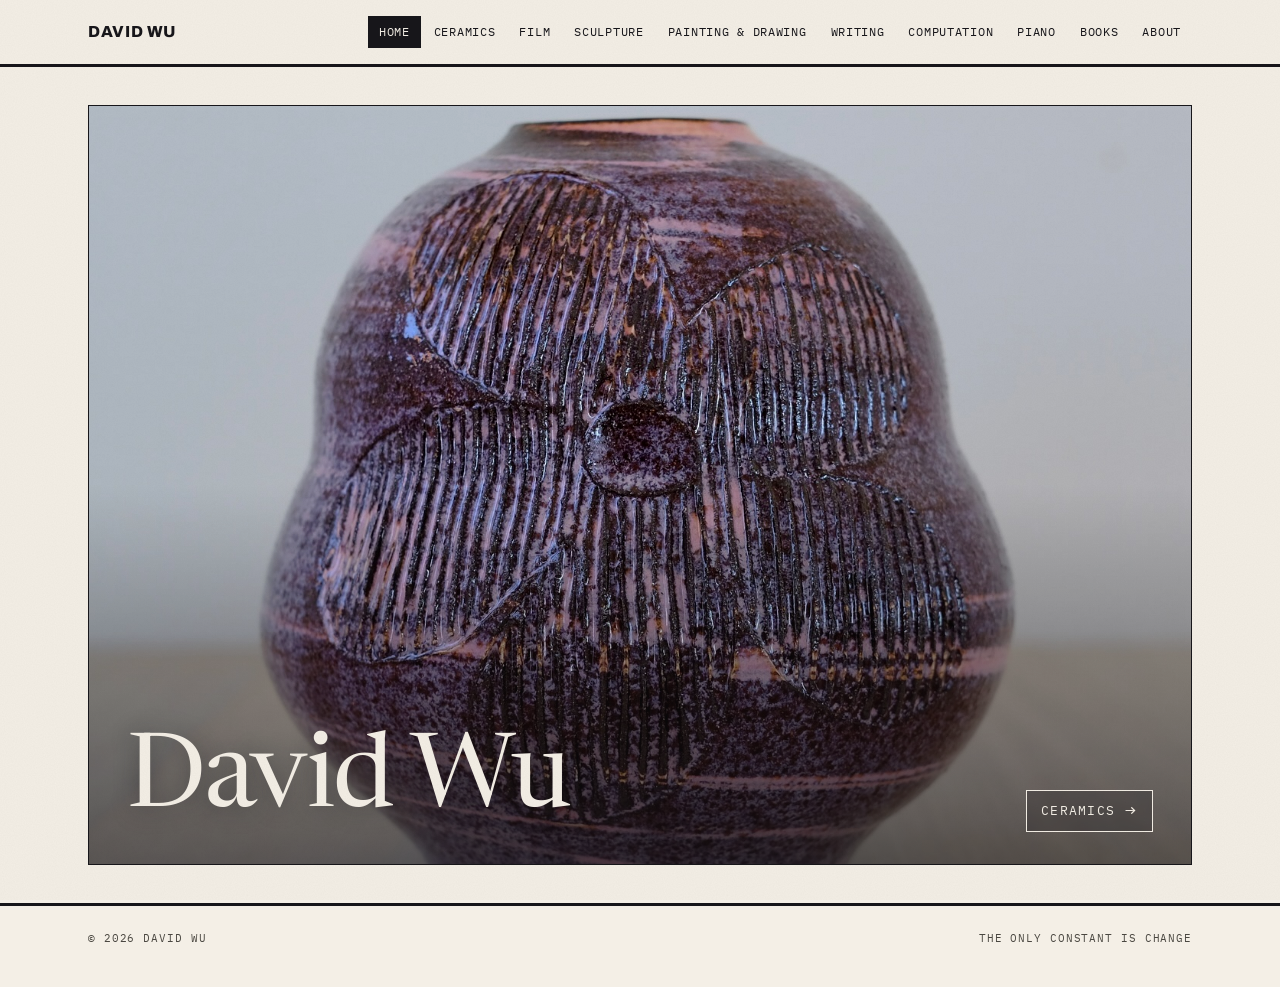
<file: index.html>
<!doctype html>
<html lang="en">
<head>
<meta charset="utf-8">
<meta name="viewport" content="width=device-width, initial-scale=1">
<title>Home — David Wu</title>
<meta name="description" content="David Wu — ceramics, sculpture, painting, film photography, writing, code and piano.">
<link rel="preconnect" href="https://fonts.googleapis.com">
<link rel="preconnect" href="https://fonts.gstatic.com" crossorigin>
<link href="https://fonts.googleapis.com/css2?family=Archivo:wght@800;900&family=Newsreader:ital,wght@0,400;0,500;0,600;1,400&family=IBM+Plex+Mono:wght@400;500&display=swap" rel="stylesheet">
<link rel="stylesheet" href="css/style.css">
<script>window.SITE = { name: "David Wu" };</script>
</head>
<body data-page="home">
<header class="site-header" id="site-header"></header>
<main>
<div class="wrap wrap--hero">
<section class="hero-img" id="hero">
  <img id="hero-image" alt="">
  <h1>David Wu</h1>
  <a class="hero-next" href="ceramics.html" aria-label="Go to ceramics">Ceramics <span class="arr">→</span></a>
</section>
</div>
</main>
<footer class="site-footer"><div class="wrap" id="site-footer"></div></footer>
<script src="js/main.js"></script>
</body>
</html>
</file>
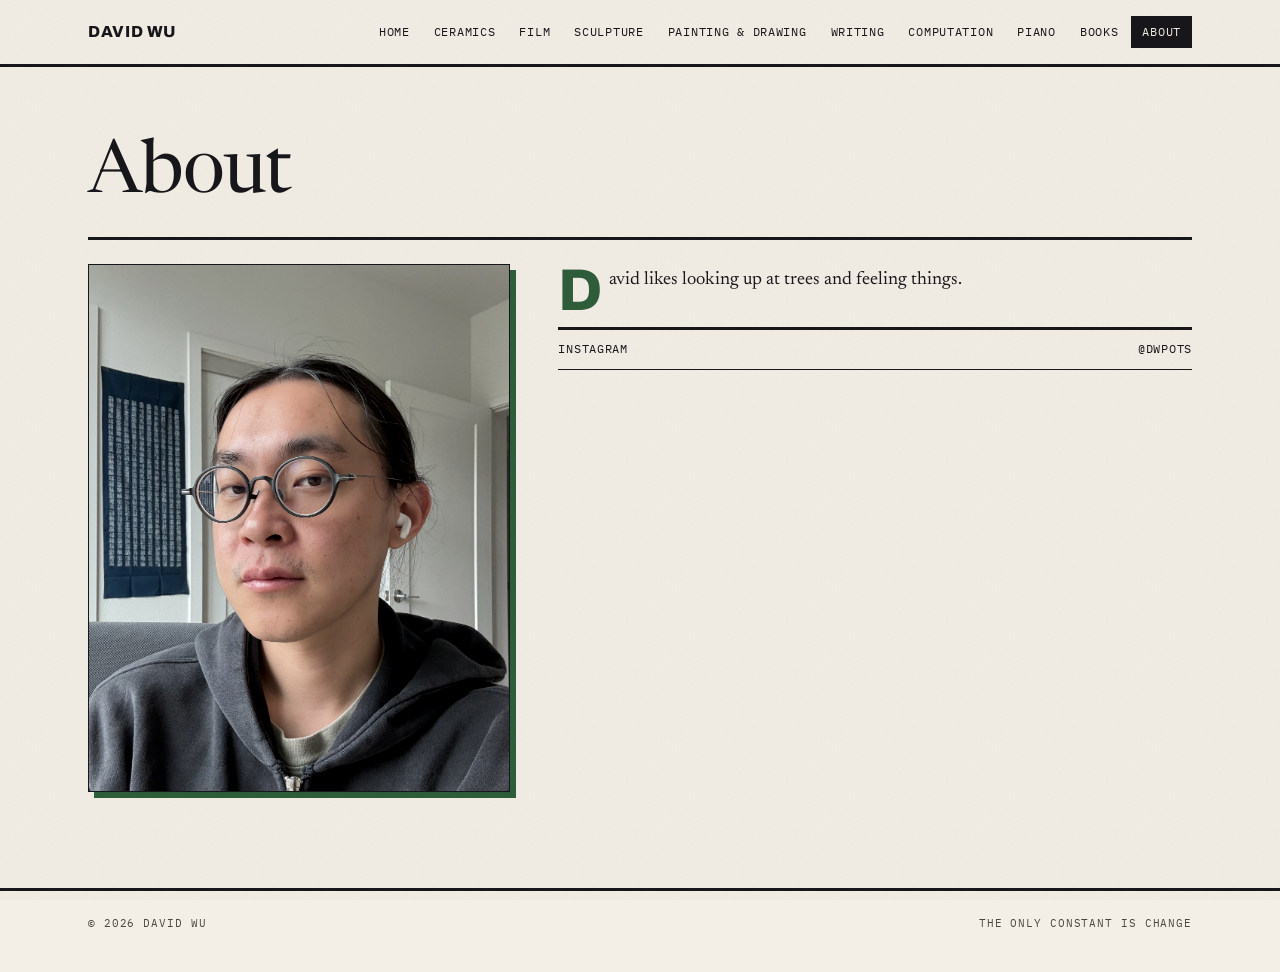
<file: about.html>
<!doctype html>
<html lang="en">
<head>
<meta charset="utf-8">
<meta name="viewport" content="width=device-width, initial-scale=1">
<title>About — David Wu</title>
<meta name="description" content="David Wu — ceramics, sculpture, painting, film photography, writing, code and piano.">
<link rel="preconnect" href="https://fonts.googleapis.com">
<link rel="preconnect" href="https://fonts.gstatic.com" crossorigin>
<link href="https://fonts.googleapis.com/css2?family=Archivo:wght@800;900&family=Newsreader:ital,wght@0,400;0,500;0,600;1,400&family=IBM+Plex+Mono:wght@400;500&display=swap" rel="stylesheet">
<link rel="stylesheet" href="css/style.css">
<script>window.SITE = { name: "David Wu" };</script>
</head>
<body data-page="about">
<header class="site-header" id="site-header"></header>
<main>
<div class="wrap">
<section class="page-head" id="page-head">
  <div><h1>About</h1></div>
</section>
<hr class="rule">
<section class="about">
  <div class="portrait"><img src="images/about/portrait.jpeg" alt="Portrait of David Wu" onerror="this.remove()"></div>
  <div>
    <div class="bio">
      <p>David likes looking up at trees and feeling things.</p>
    </div>
    <div class="contacts">
      <a href="https://www.instagram.com/dwpots" target="_blank" rel="noopener"><span>Instagram</span><span>@dwpots</span></a>
    </div>
  </div>
</section>
</div>
</main>
<footer class="site-footer"><div class="wrap" id="site-footer"></div></footer>
<script src="js/main.js"></script>
</body>
</html>
</file>
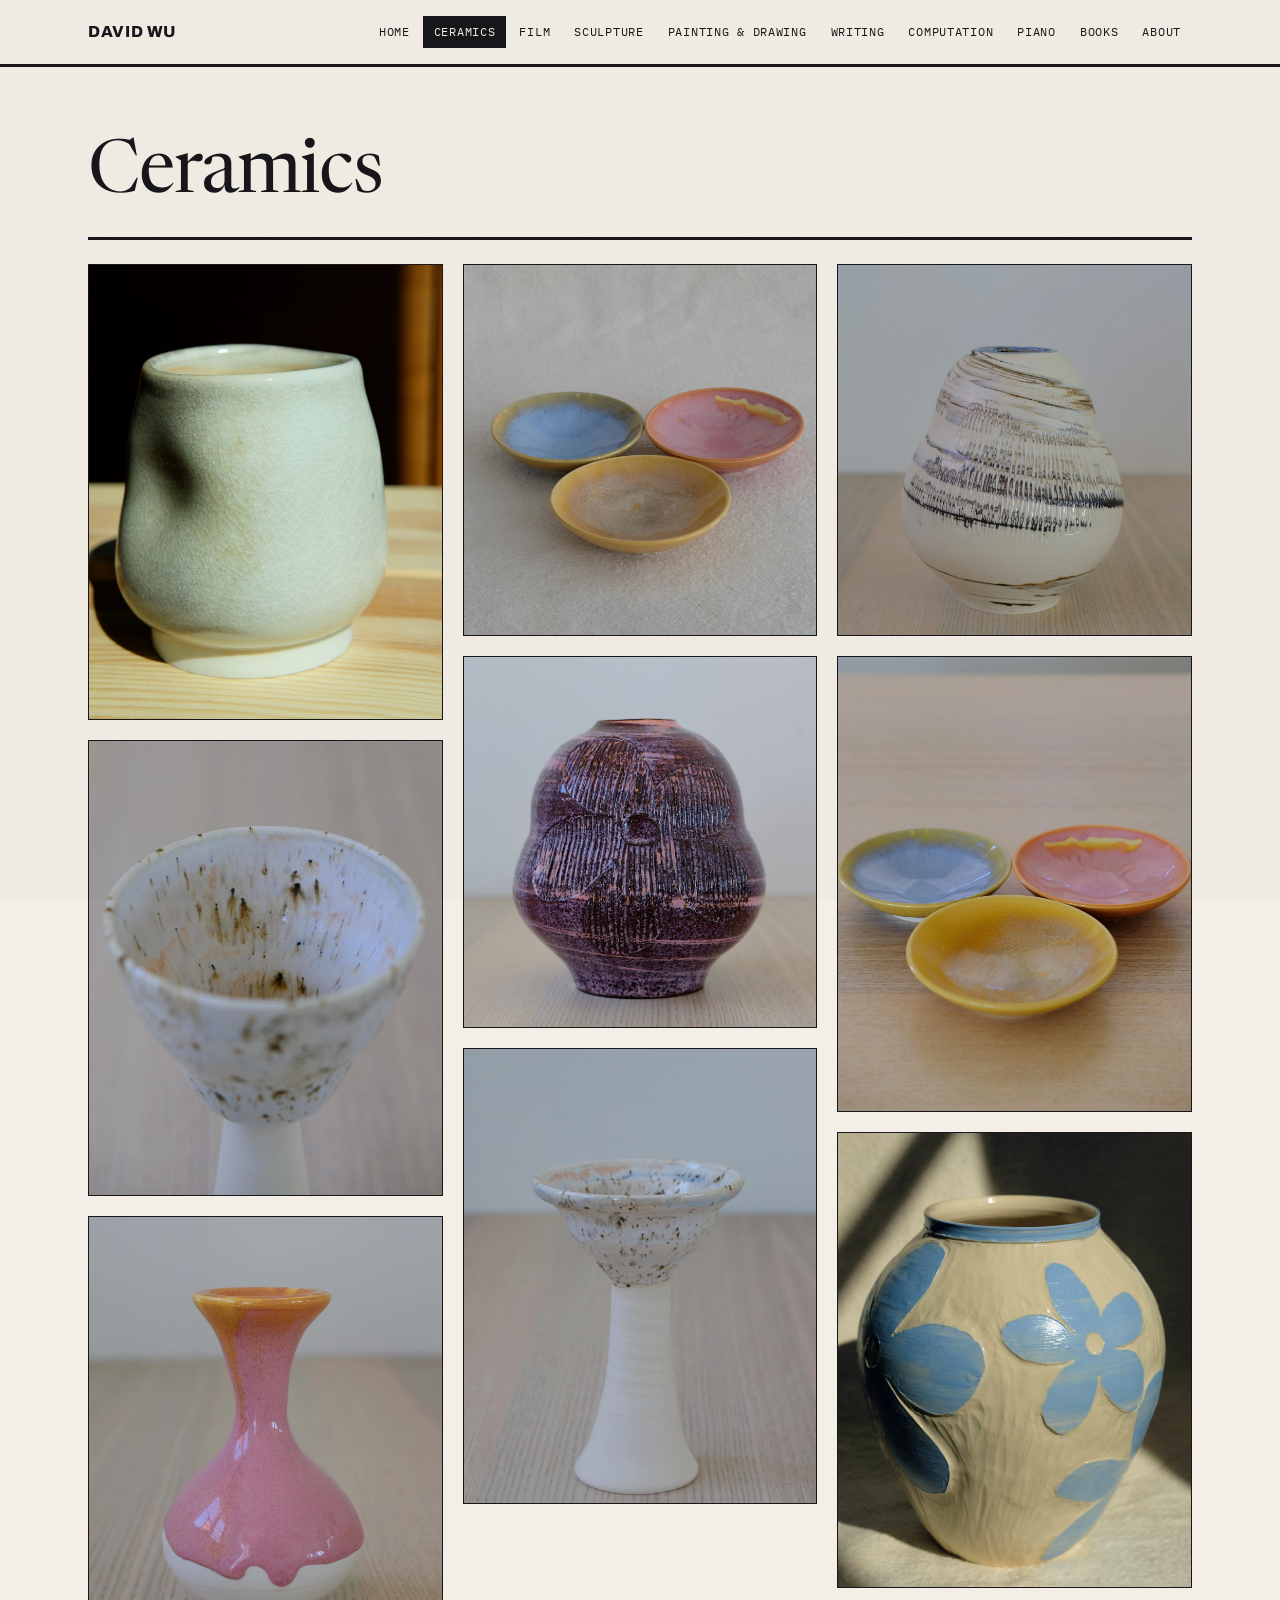
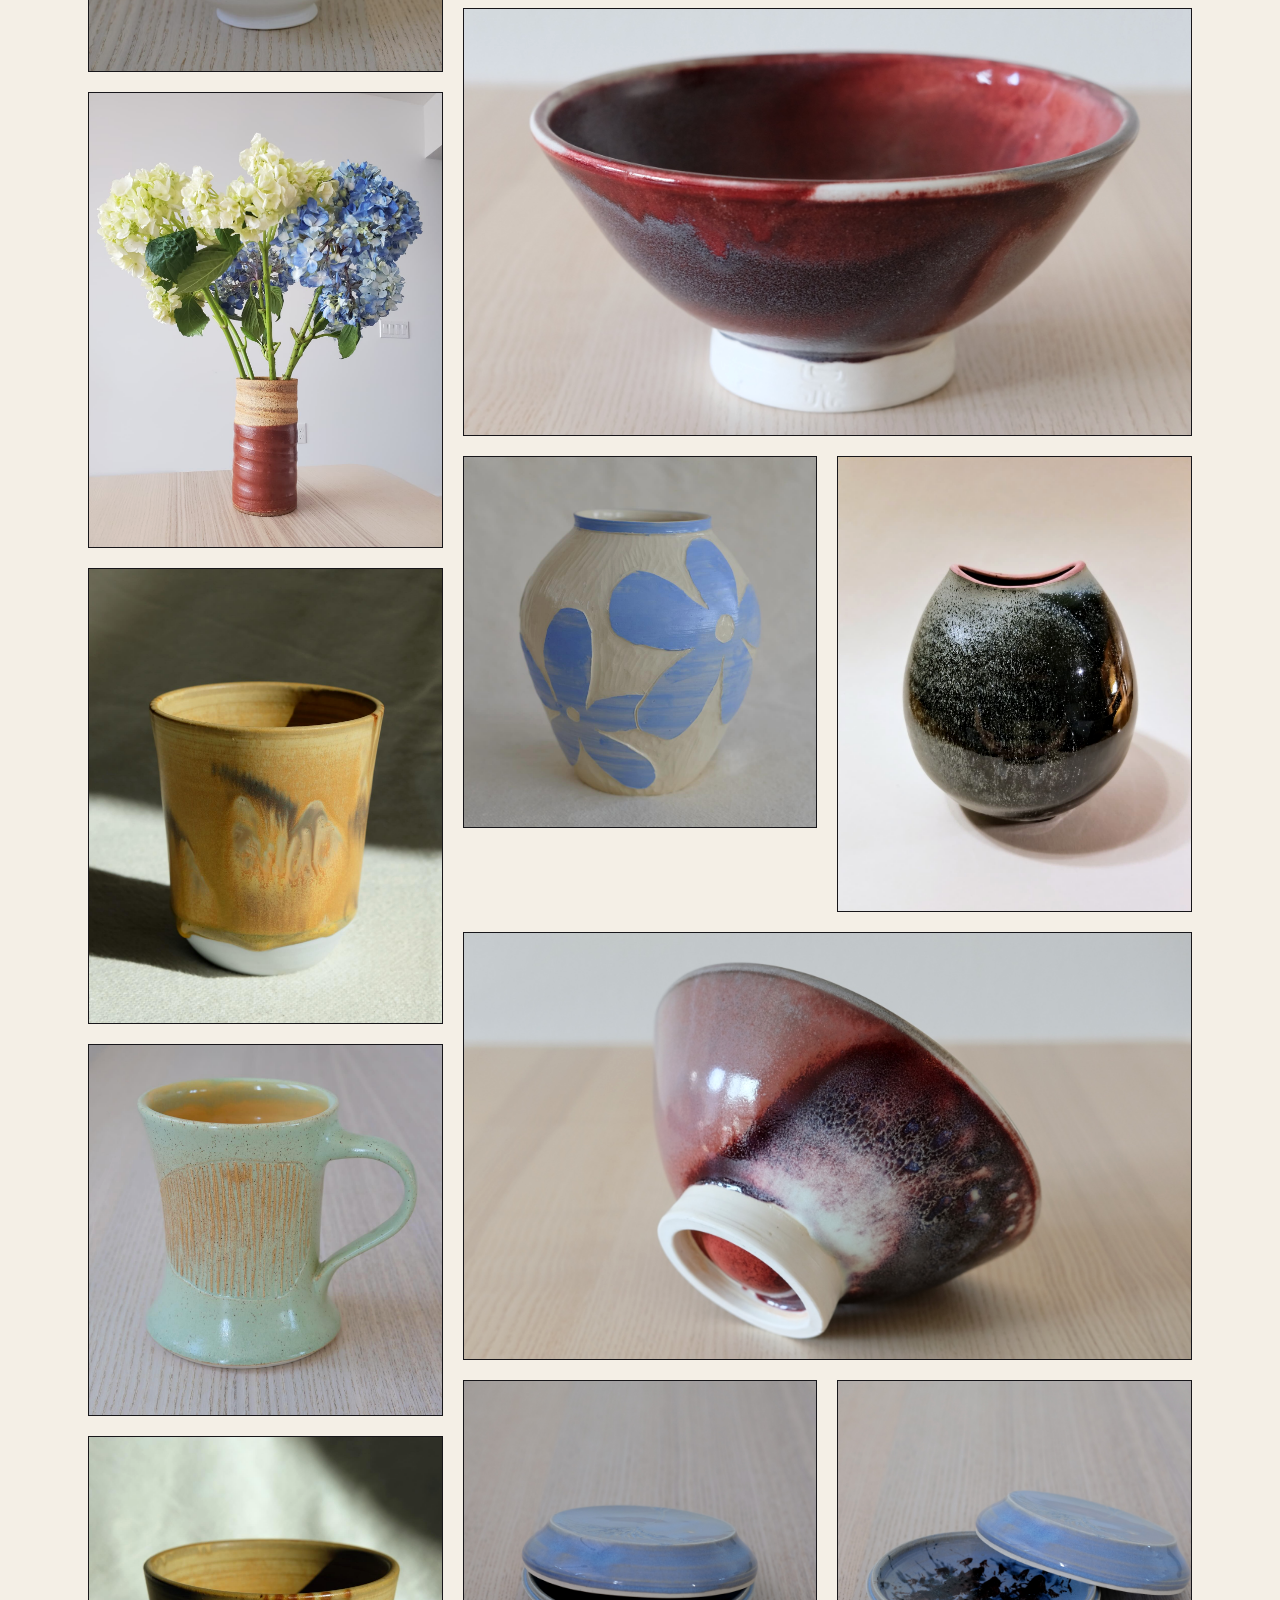
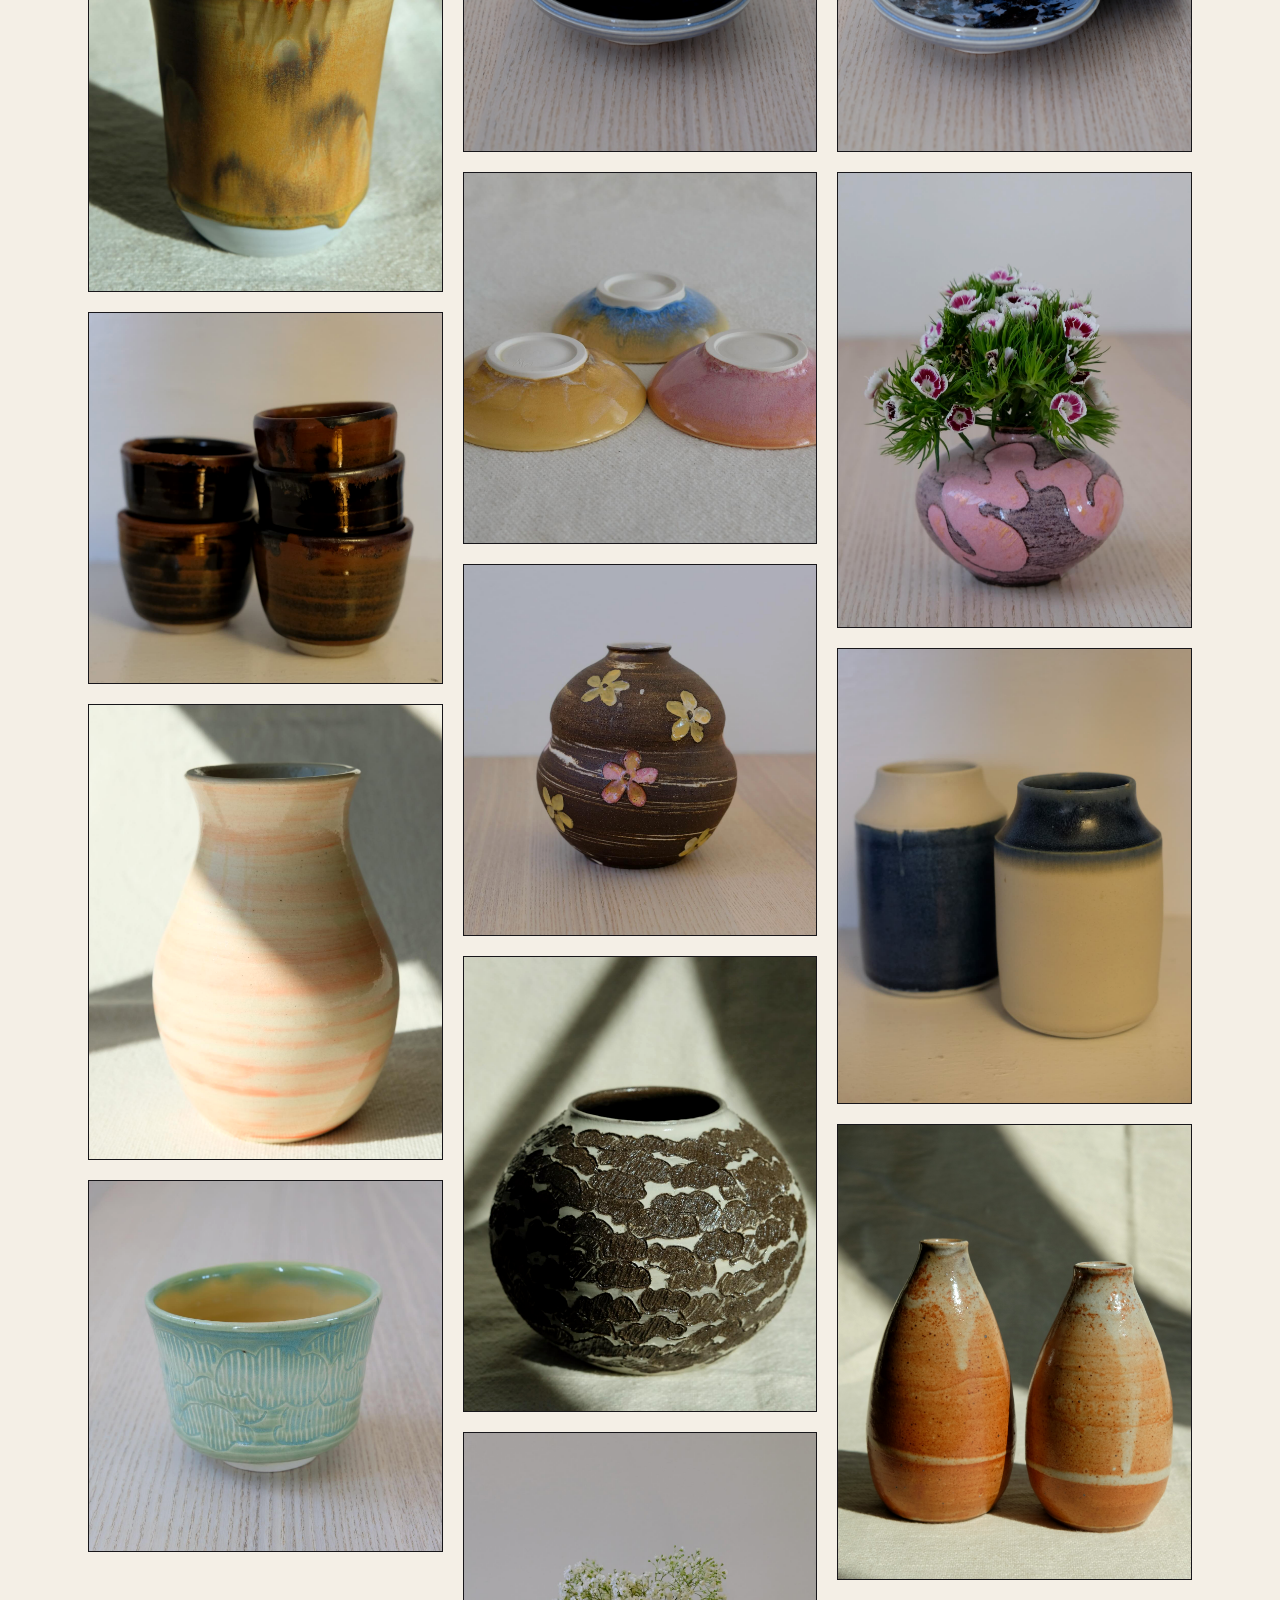
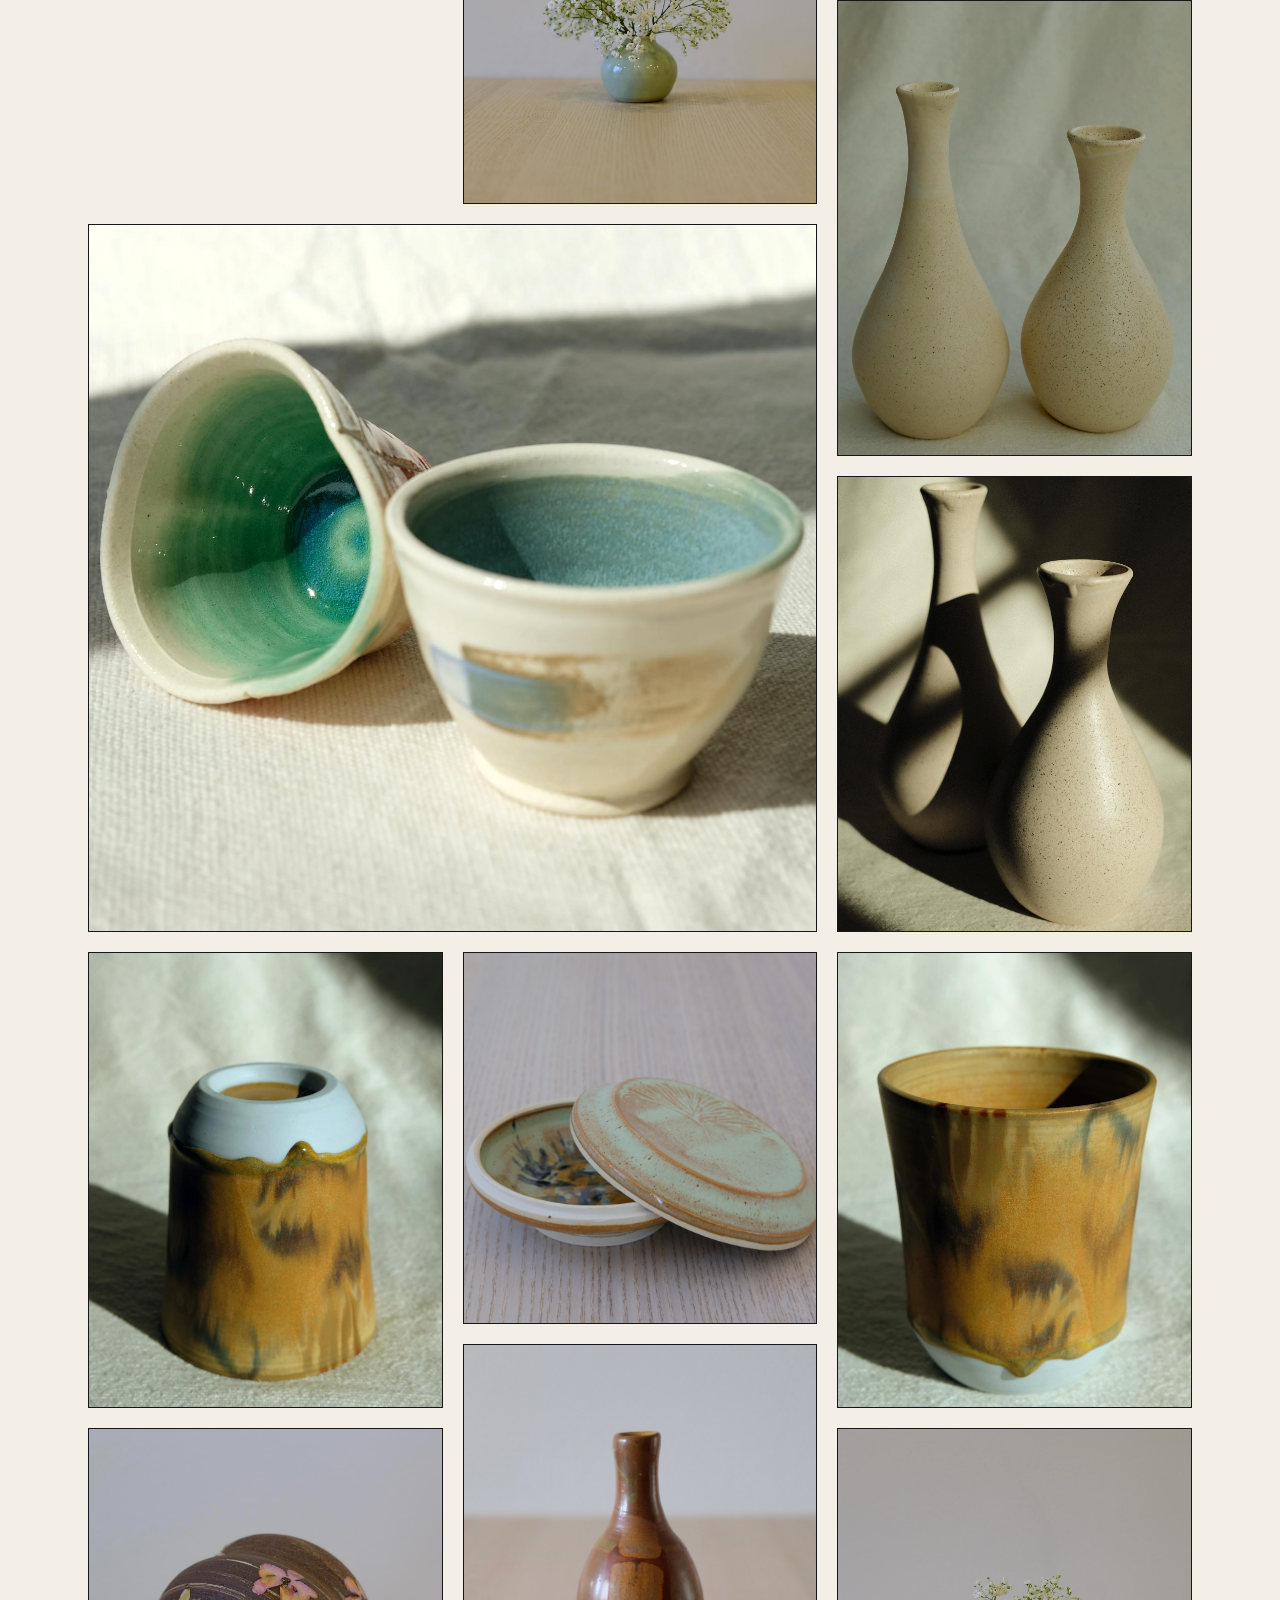
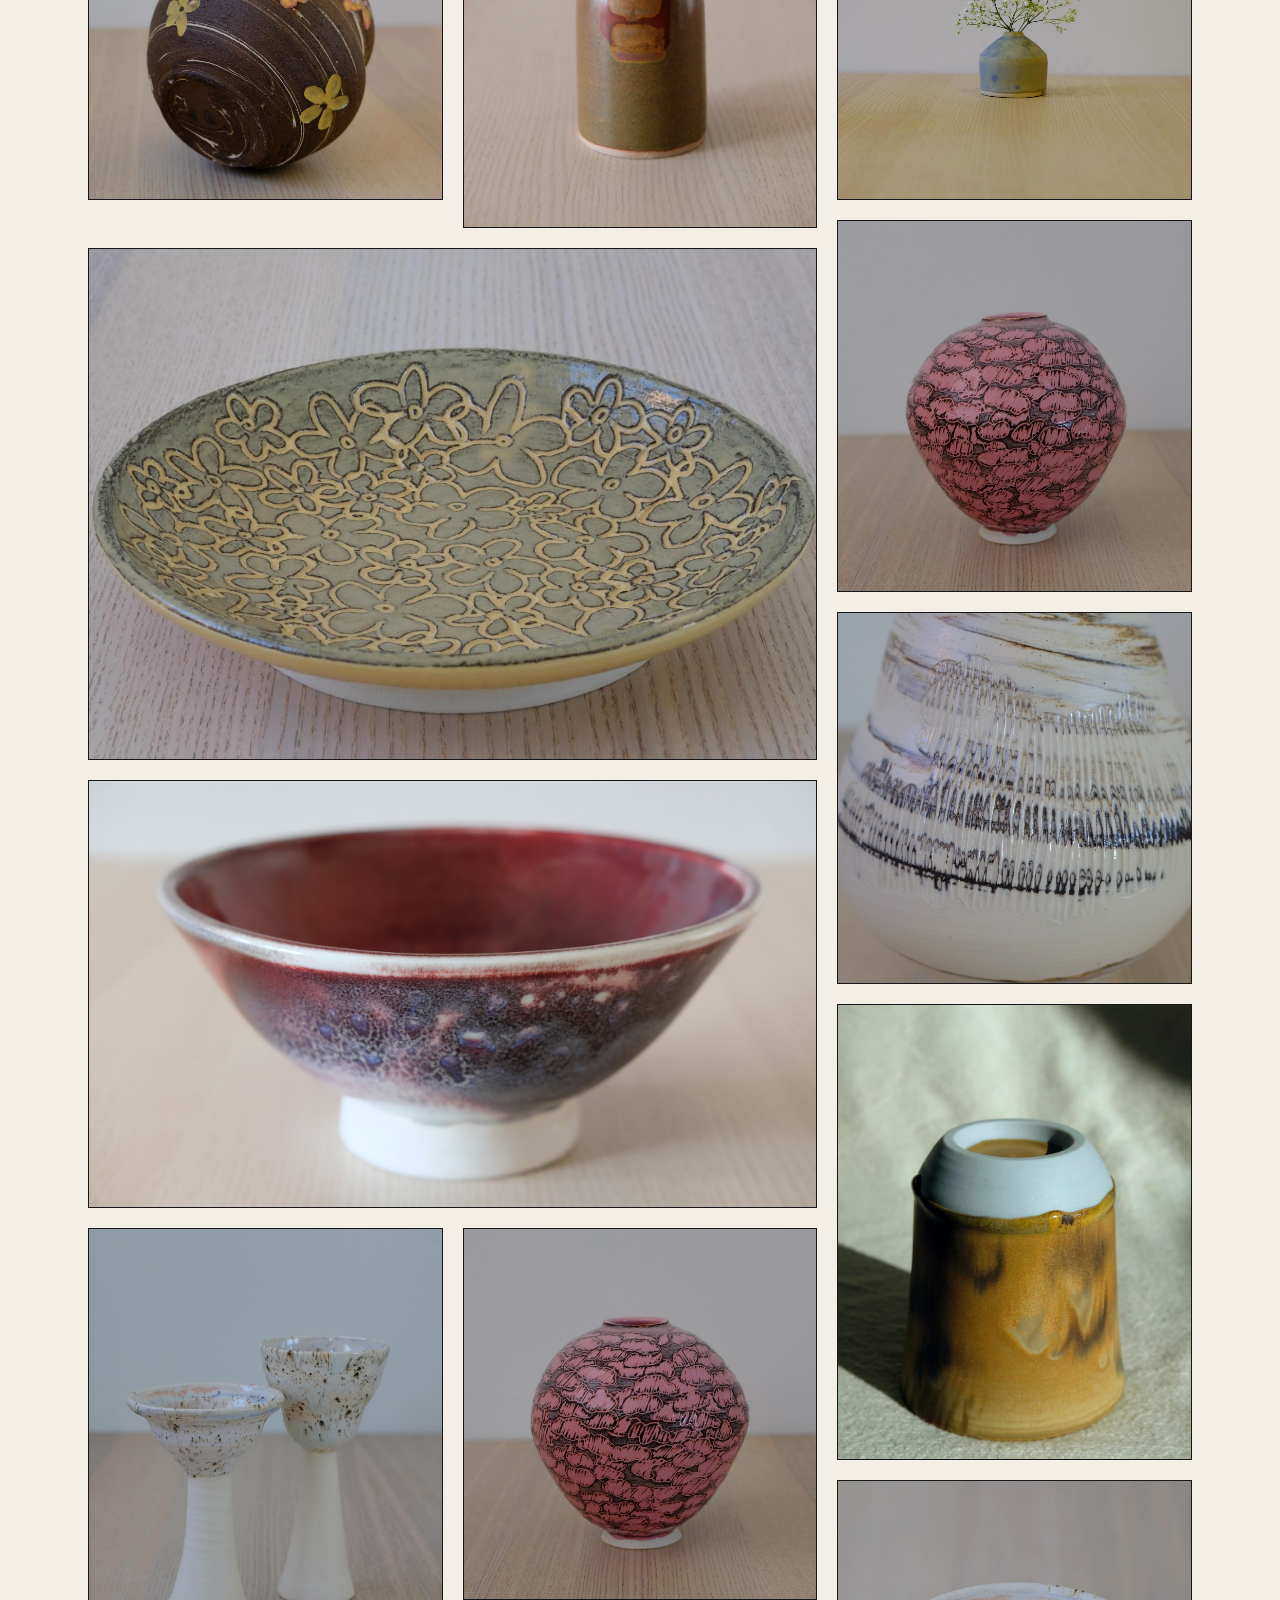
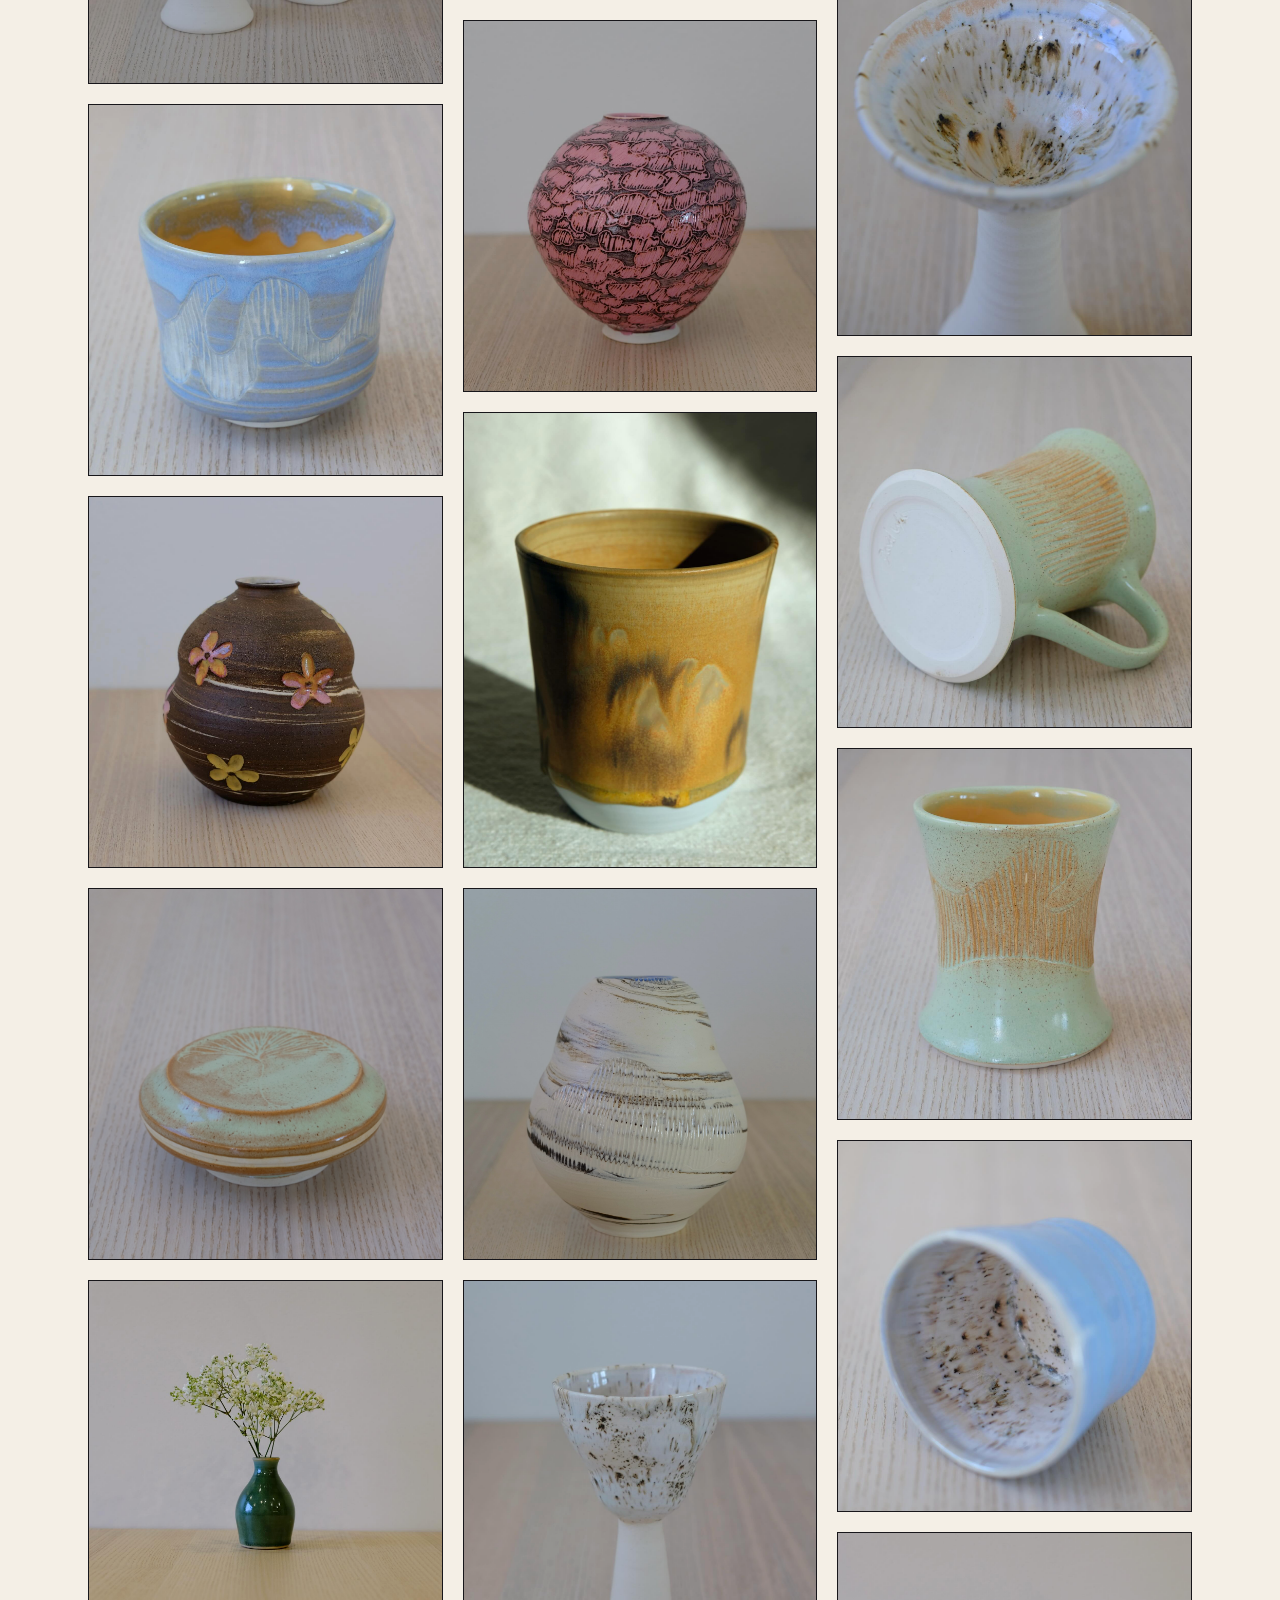
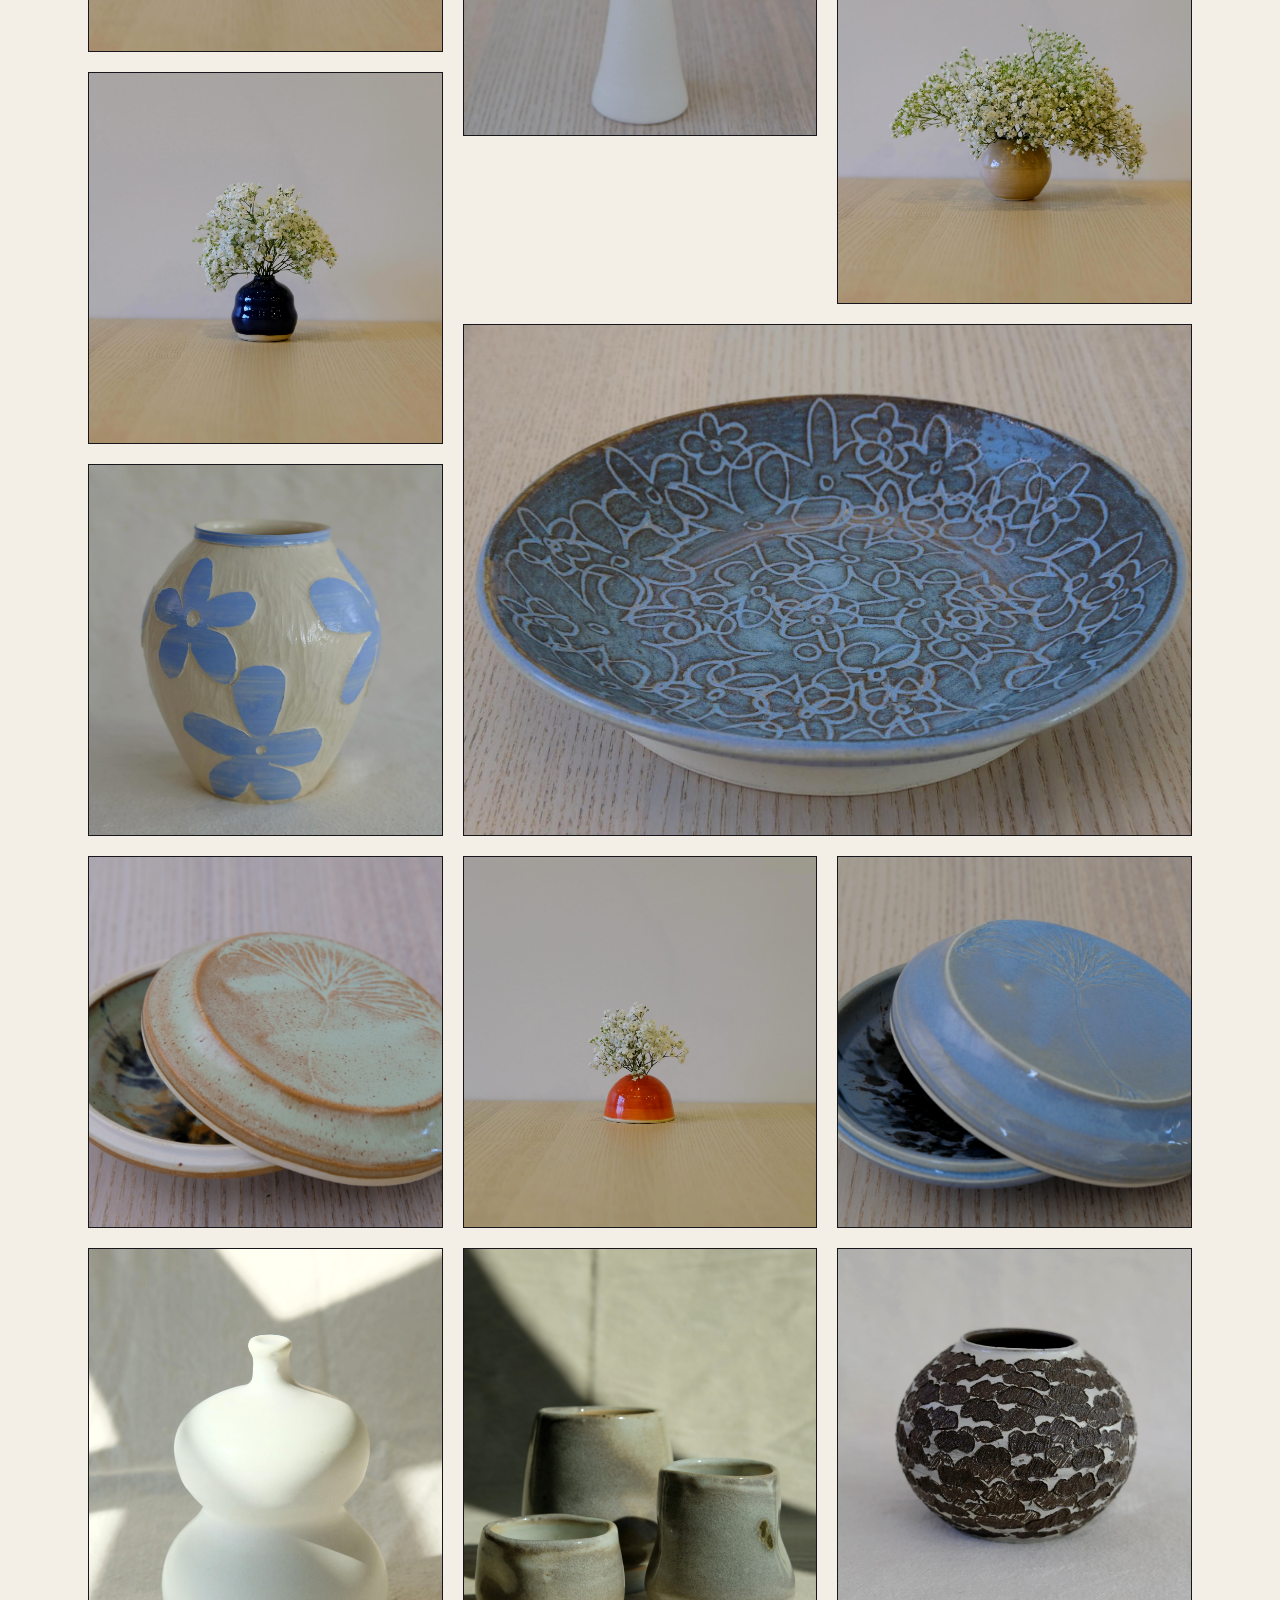
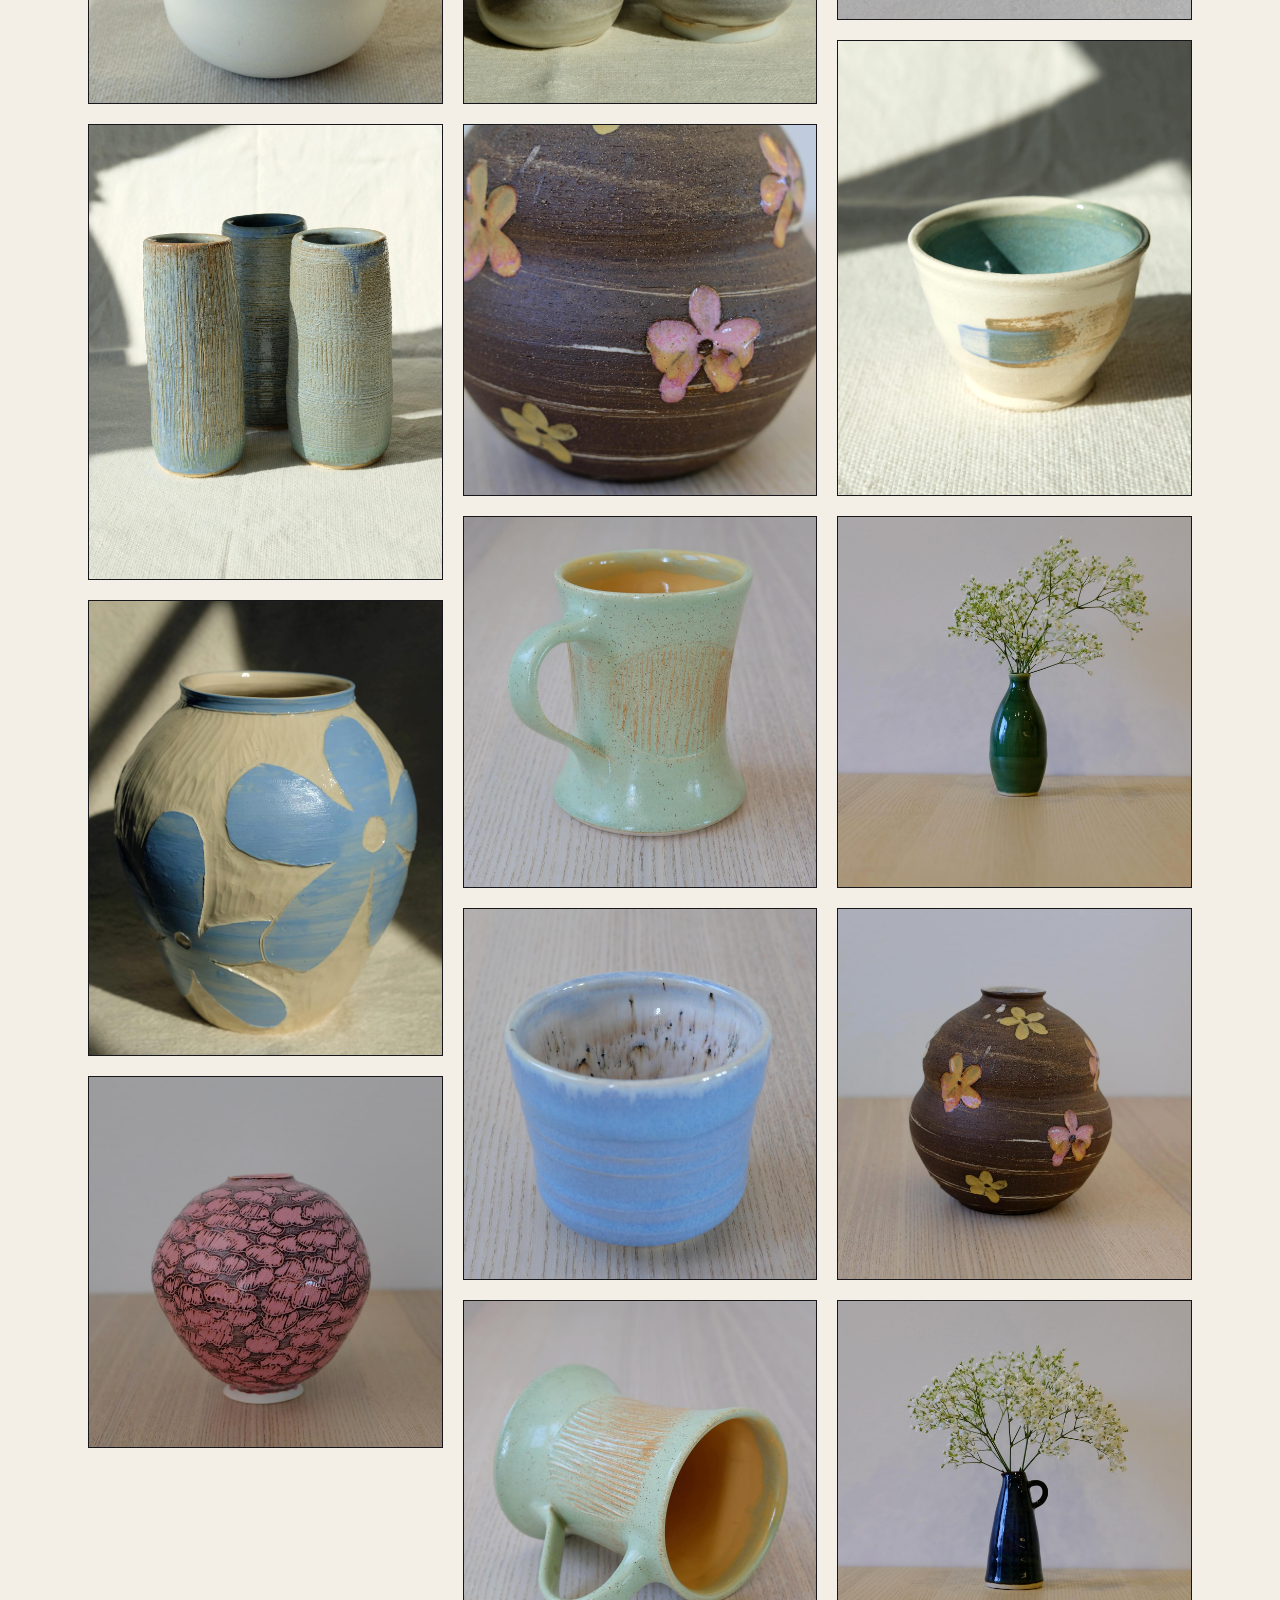
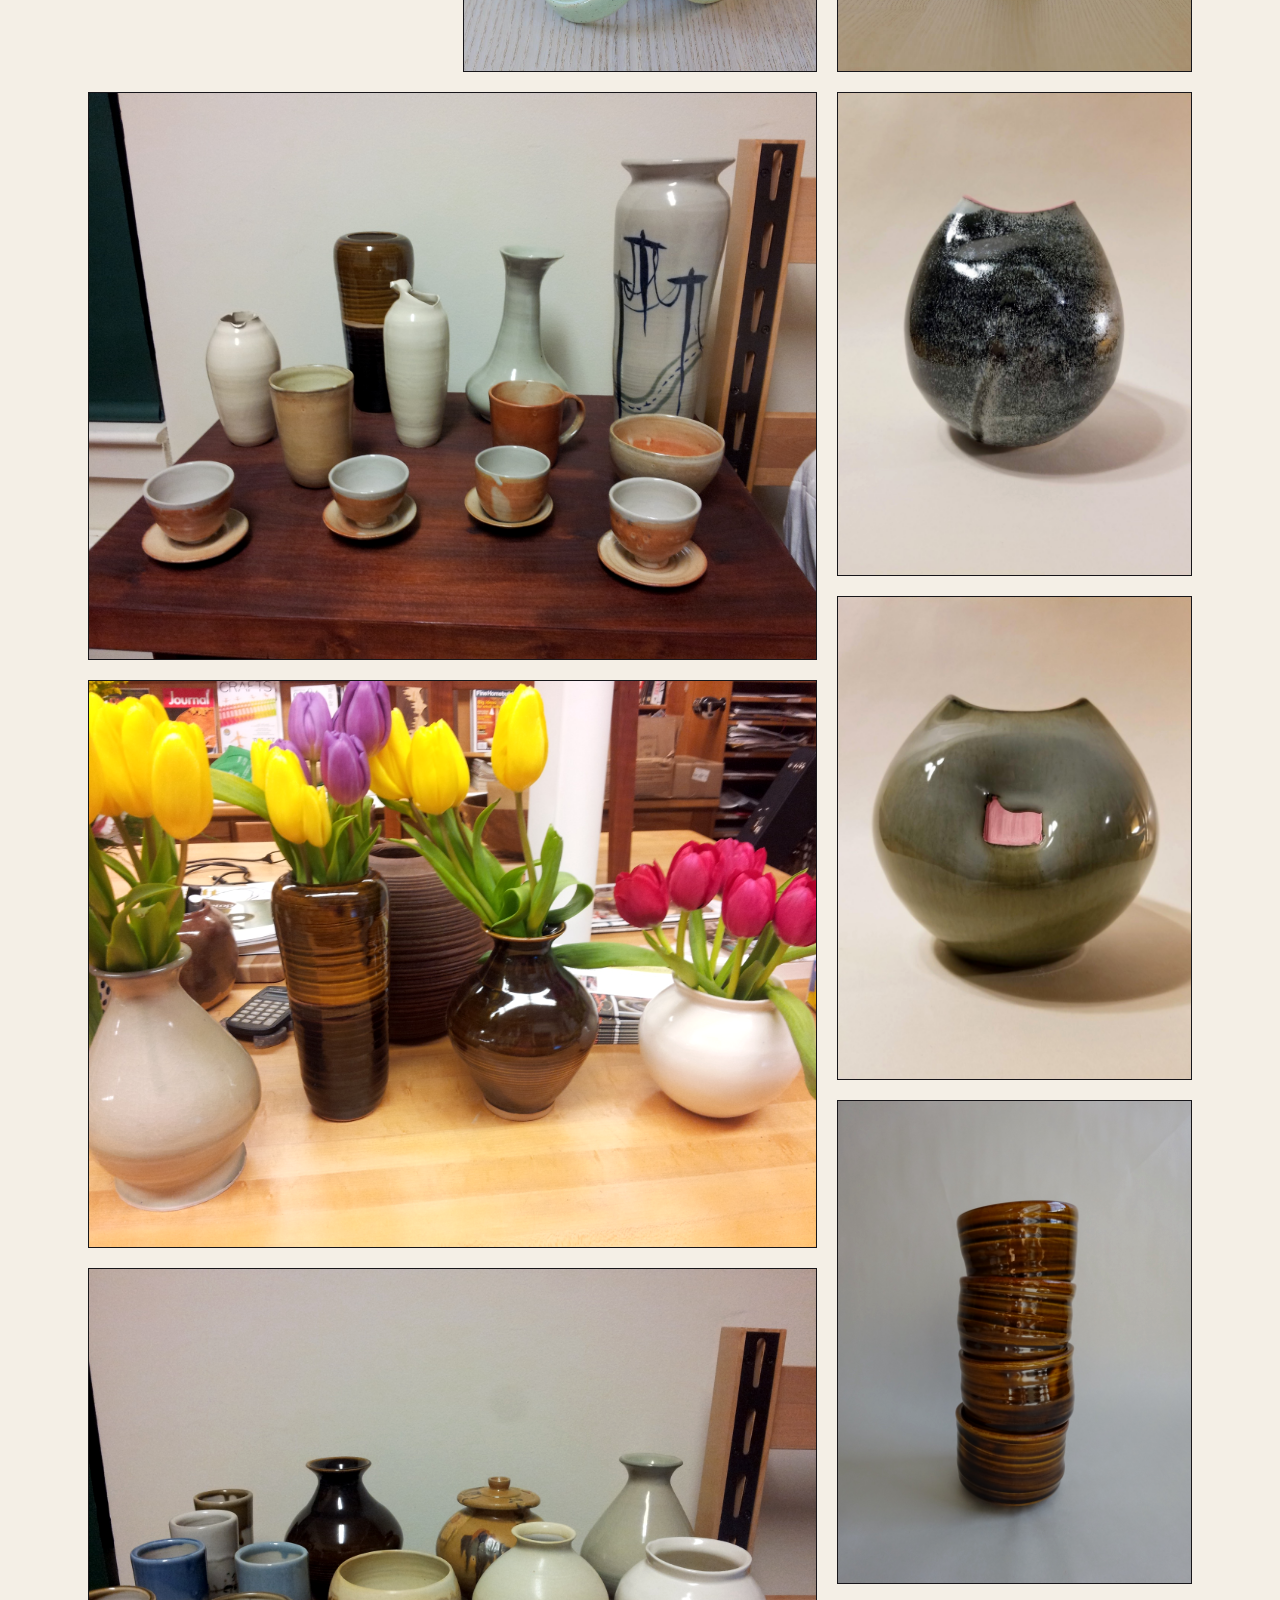
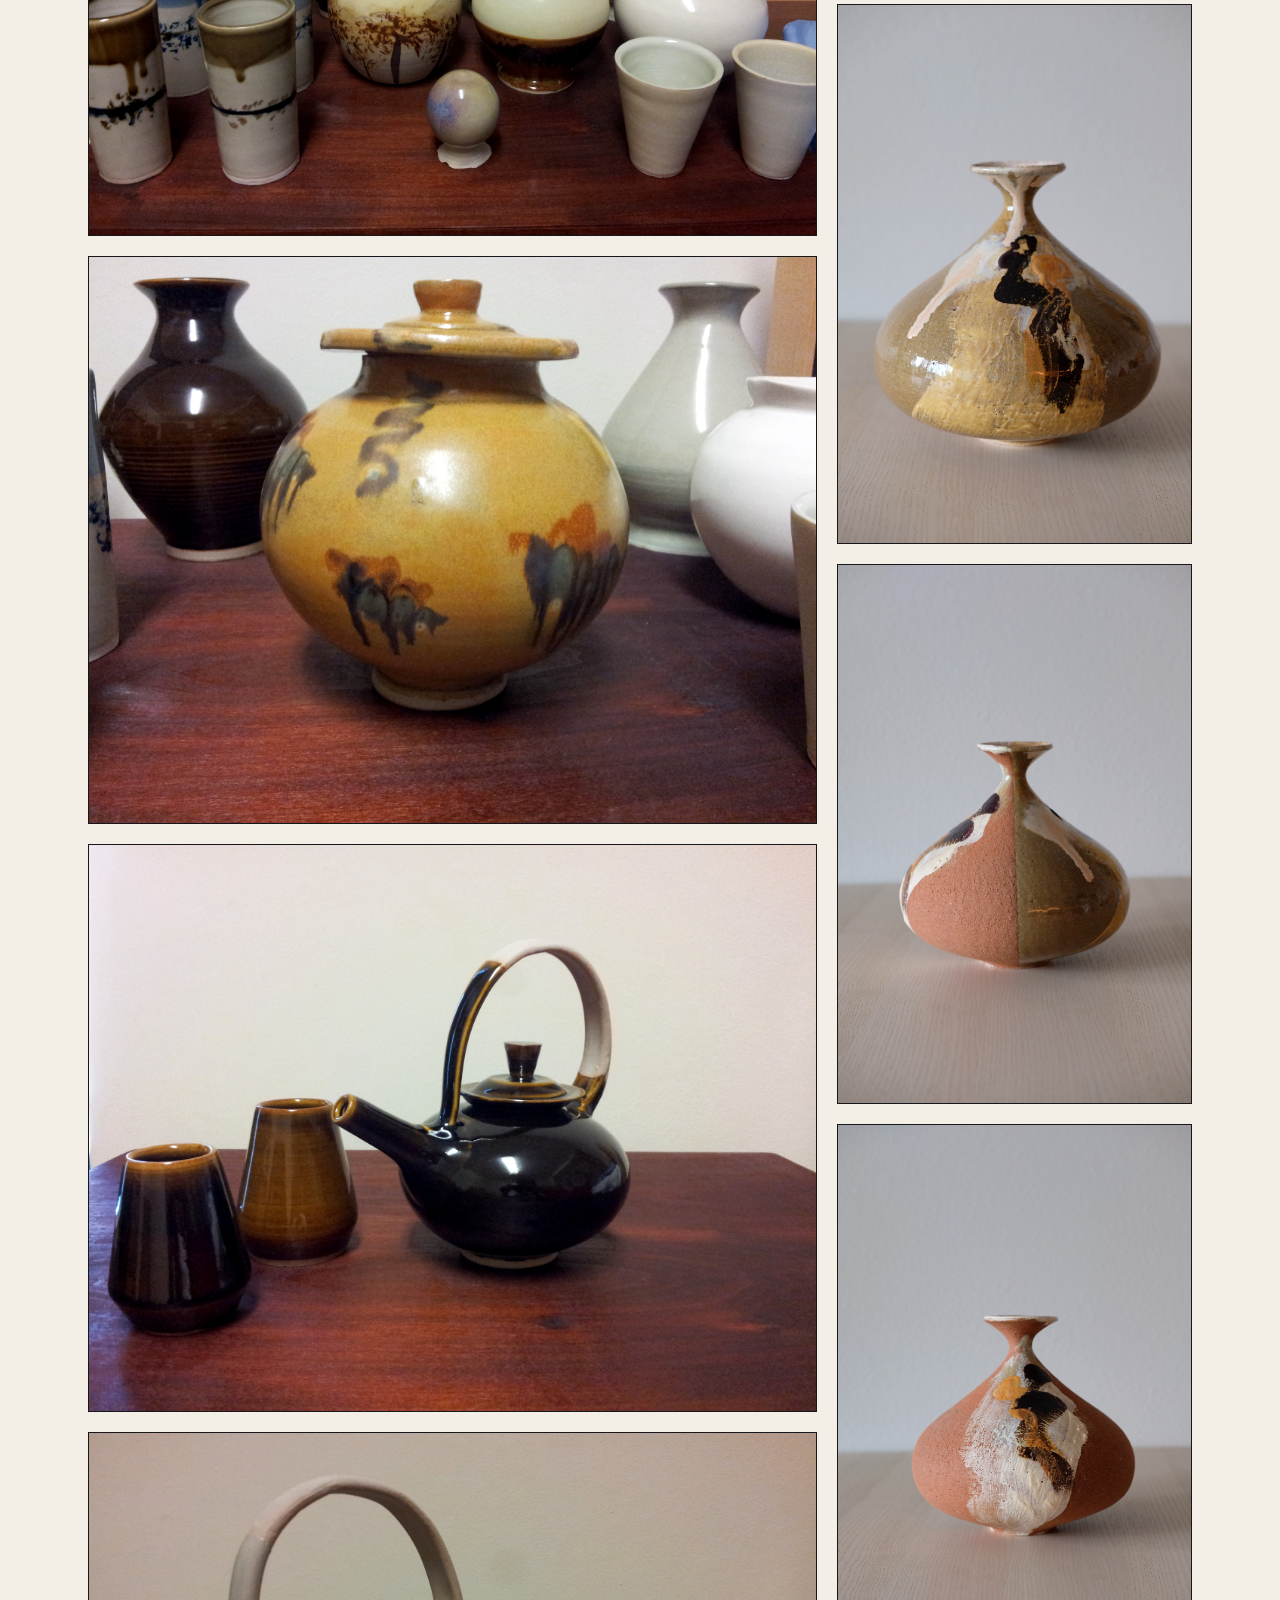
<file: ceramics.html>
<!doctype html>
<html lang="en">
<head>
<meta charset="utf-8">
<meta name="viewport" content="width=device-width, initial-scale=1">
<title>Ceramics — David Wu</title>
<meta name="description" content="David Wu — ceramics, sculpture, painting, film photography, writing, code and piano.">
<link rel="preconnect" href="https://fonts.googleapis.com">
<link rel="preconnect" href="https://fonts.gstatic.com" crossorigin>
<link href="https://fonts.googleapis.com/css2?family=Archivo:wght@800;900&family=Newsreader:ital,wght@0,400;0,500;0,600;1,400&family=IBM+Plex+Mono:wght@400;500&display=swap" rel="stylesheet">
<link rel="stylesheet" href="css/style.css">
<script>window.SITE = { name: "David Wu" };</script>
</head>
<body data-page="ceramics">
<header class="site-header" id="site-header"></header>
<main>
<div class="wrap">
<section class="page-head" id="page-head">
  <div><h1>Ceramics</h1></div>
</section>
<hr class="rule">
<div class="masonry" id="masonry"></div>
</div>
</main>
<footer class="site-footer"><div class="wrap" id="site-footer"></div></footer>
<script src="js/main.js"></script>
</body>
</html>
</file>
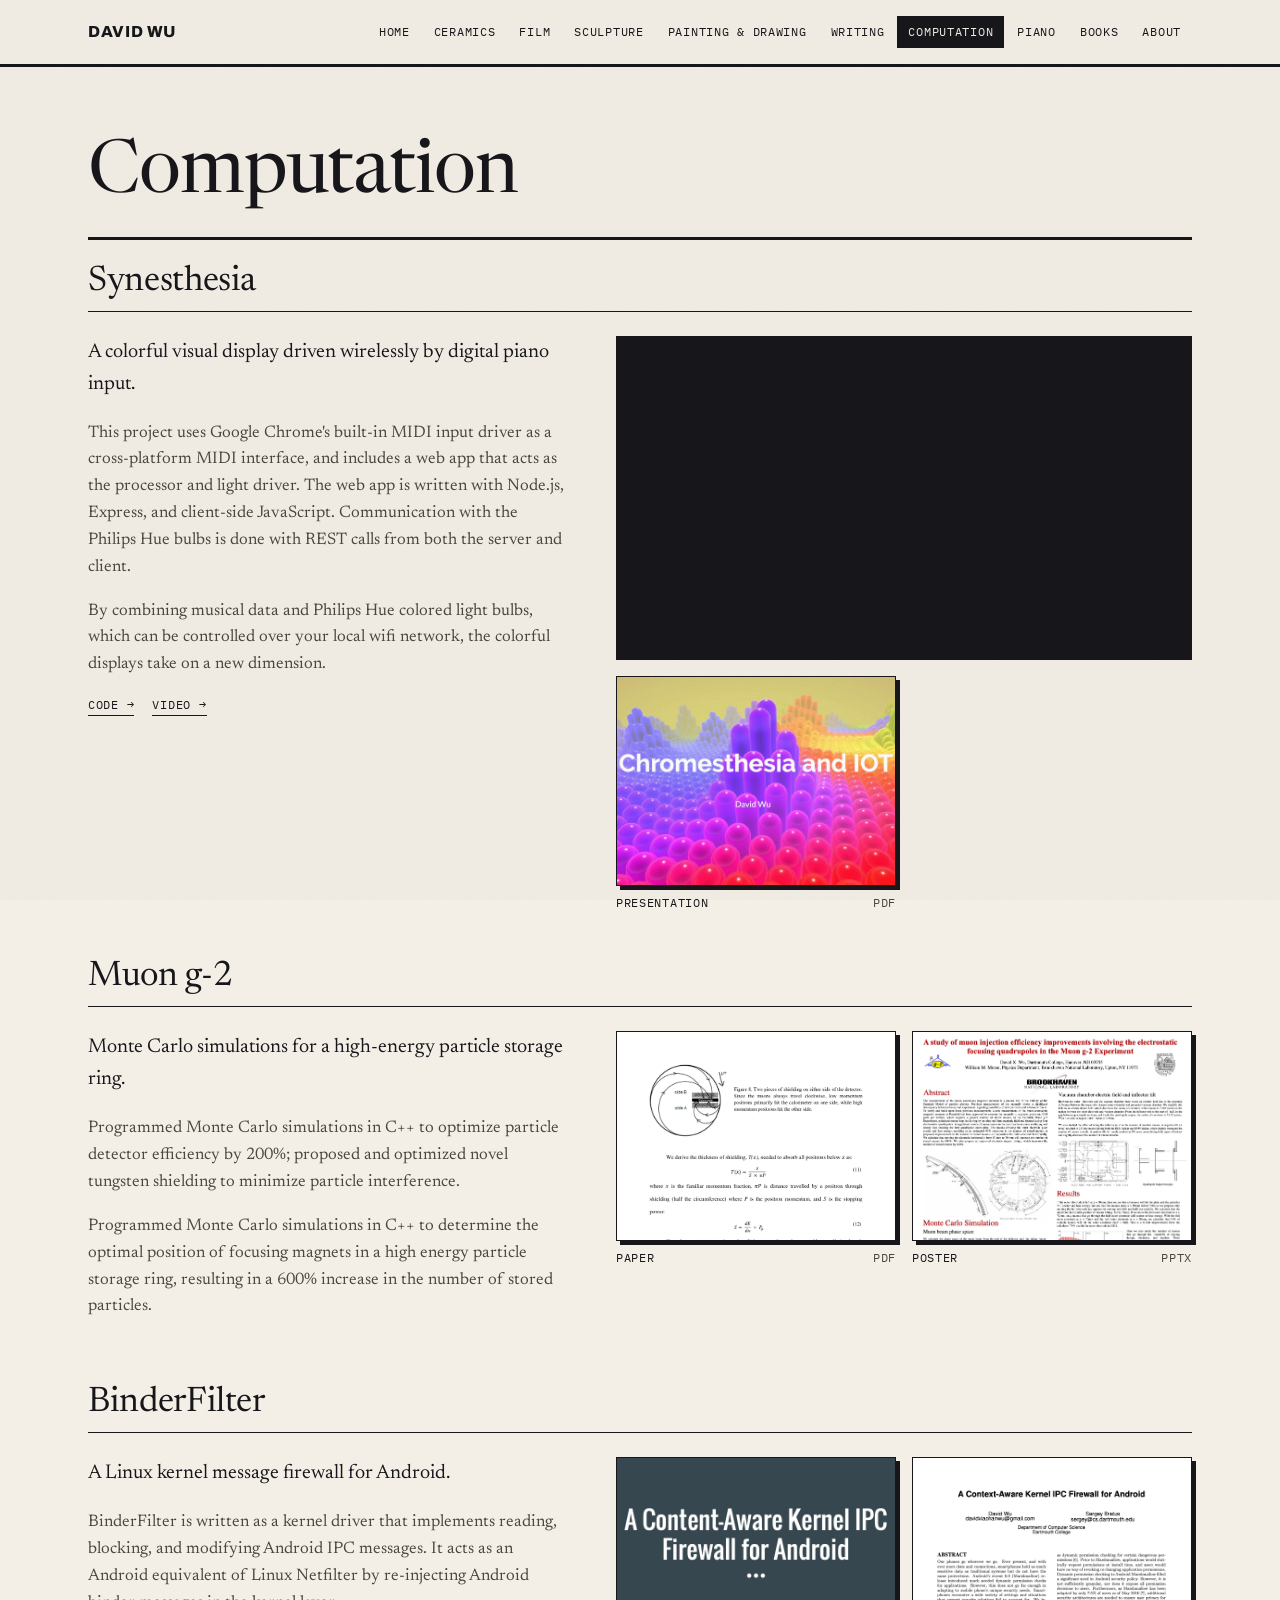
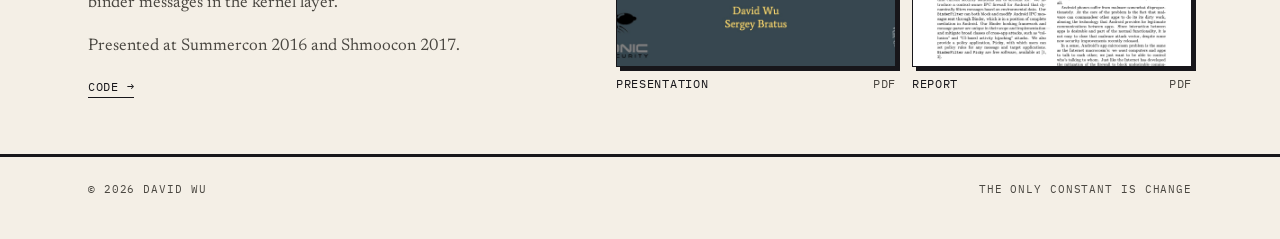
<file: cs.html>
<!doctype html>
<html lang="en">
<head>
<meta charset="utf-8">
<meta name="viewport" content="width=device-width, initial-scale=1">
<title>Computation — David Wu</title>
<meta name="description" content="David Wu — ceramics, sculpture, painting, film photography, writing, code and piano.">
<link rel="preconnect" href="https://fonts.googleapis.com">
<link rel="preconnect" href="https://fonts.gstatic.com" crossorigin>
<link href="https://fonts.googleapis.com/css2?family=Archivo:wght@800;900&family=Newsreader:ital,wght@0,400;0,500;0,600;1,400&family=IBM+Plex+Mono:wght@400;500&display=swap" rel="stylesheet">
<link rel="stylesheet" href="css/style.css">
<script>window.SITE = { name: "David Wu" };</script>
</head>
<body data-page="cs">
<header class="site-header" id="site-header"></header>
<main>
<div class="wrap">
<section class="page-head" id="page-head">
  <div><h1>Computation</h1></div>
</section>
<hr class="rule">
<div class="projects" id="projects"></div>
</div>
</main>
<footer class="site-footer"><div class="wrap" id="site-footer"></div></footer>
<script src="js/main.js"></script>
</body>
</html>
</file>
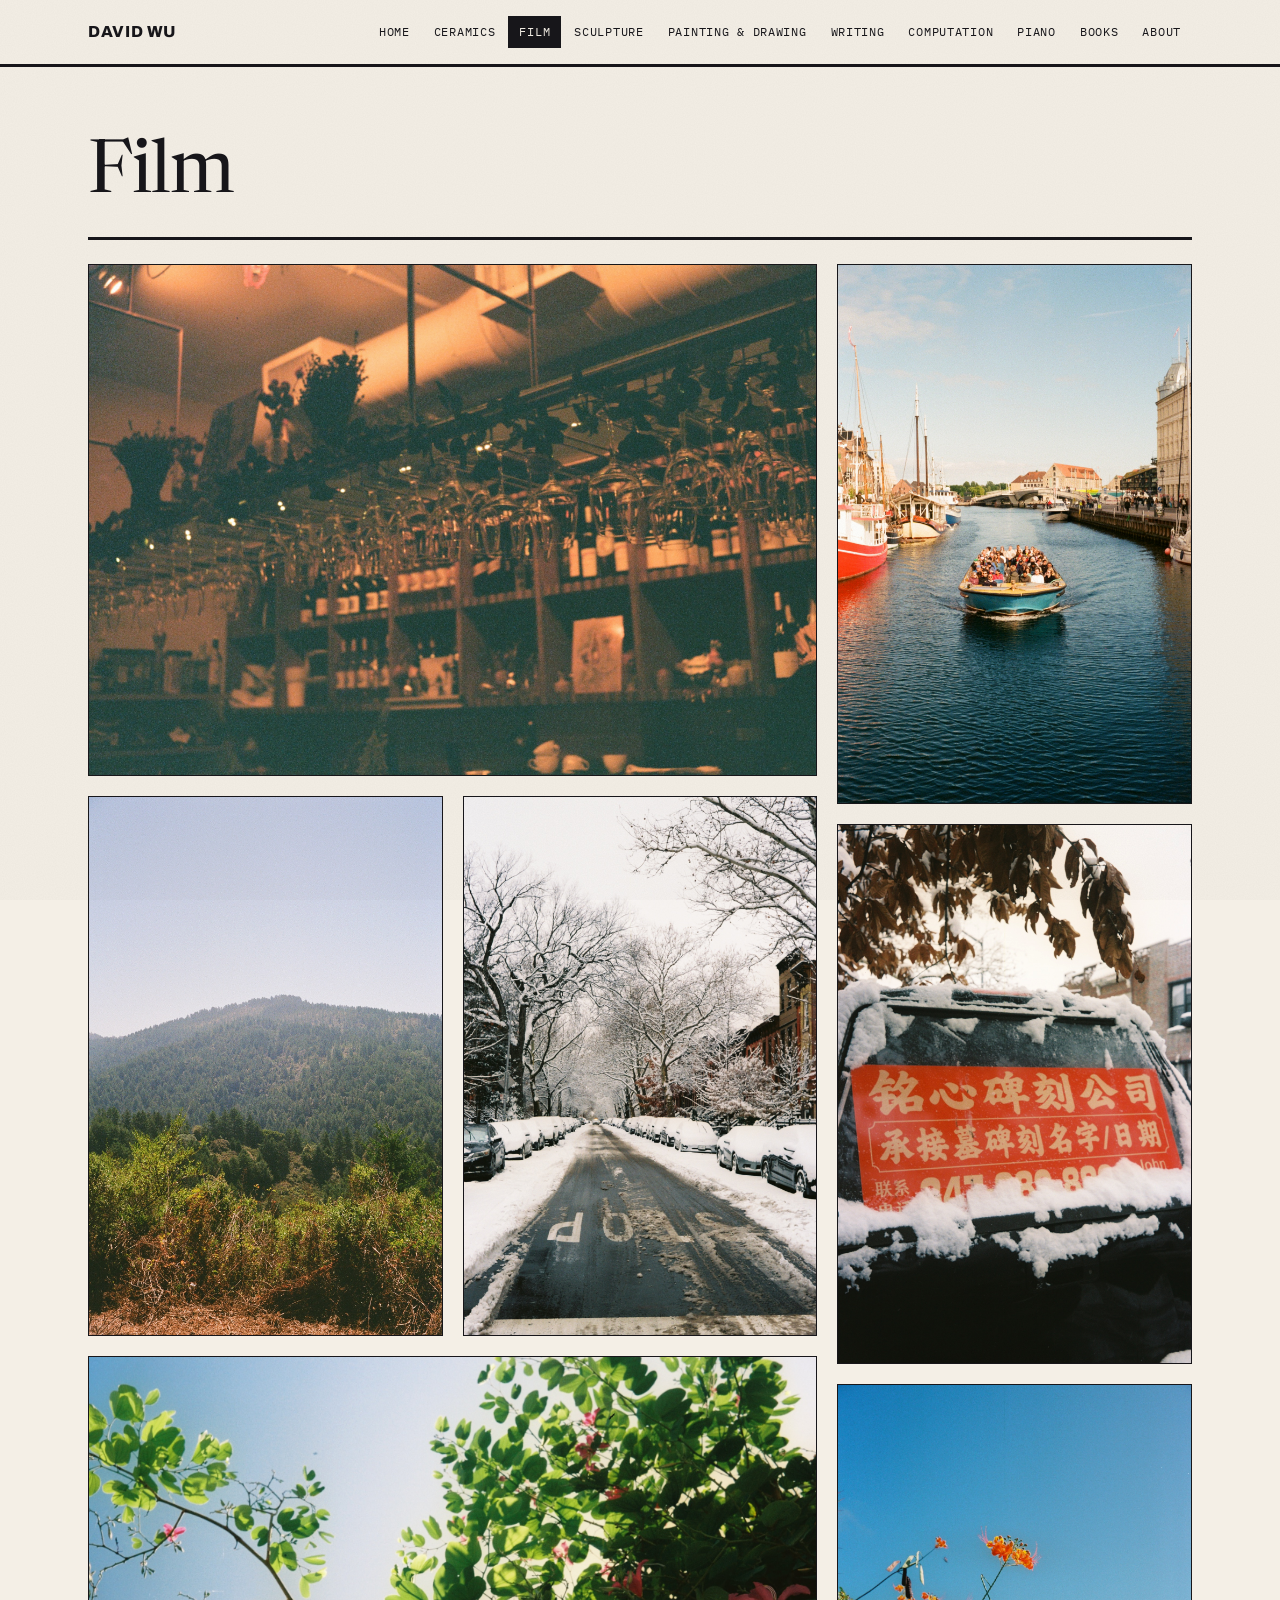
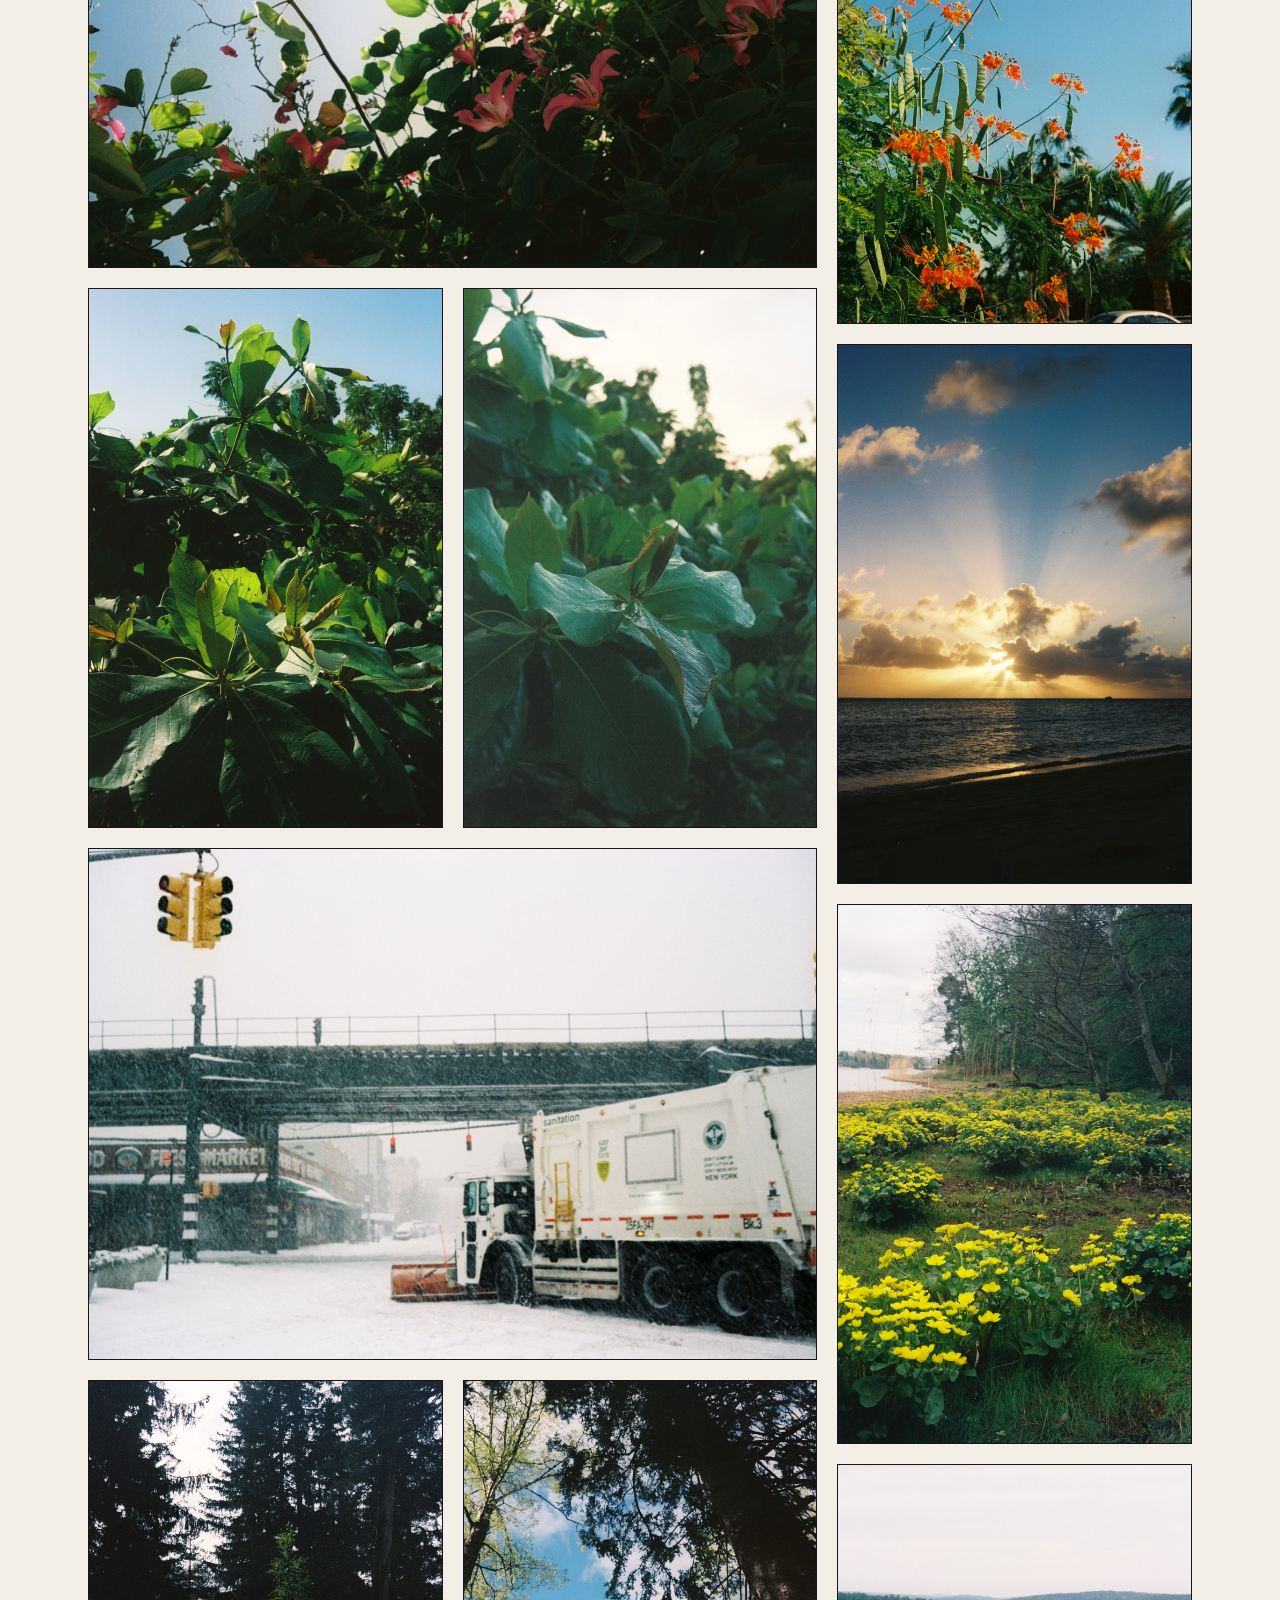
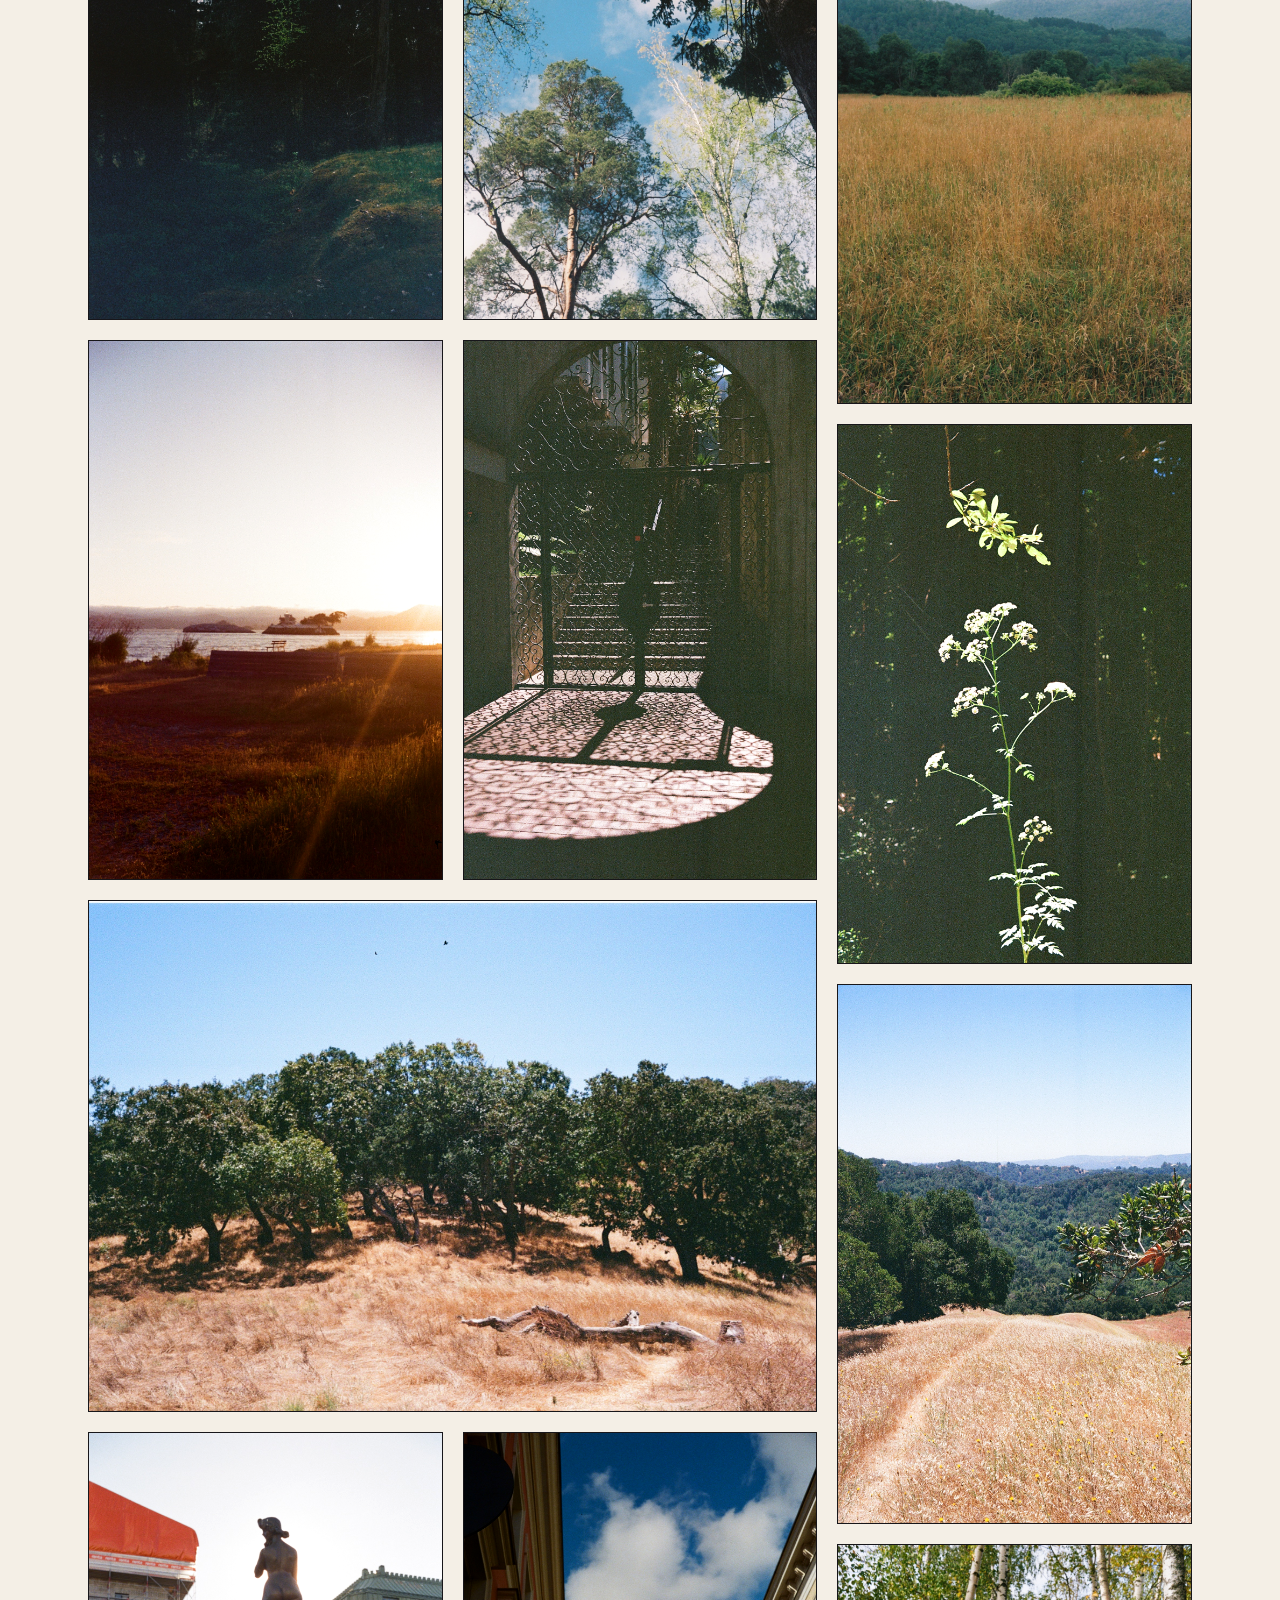
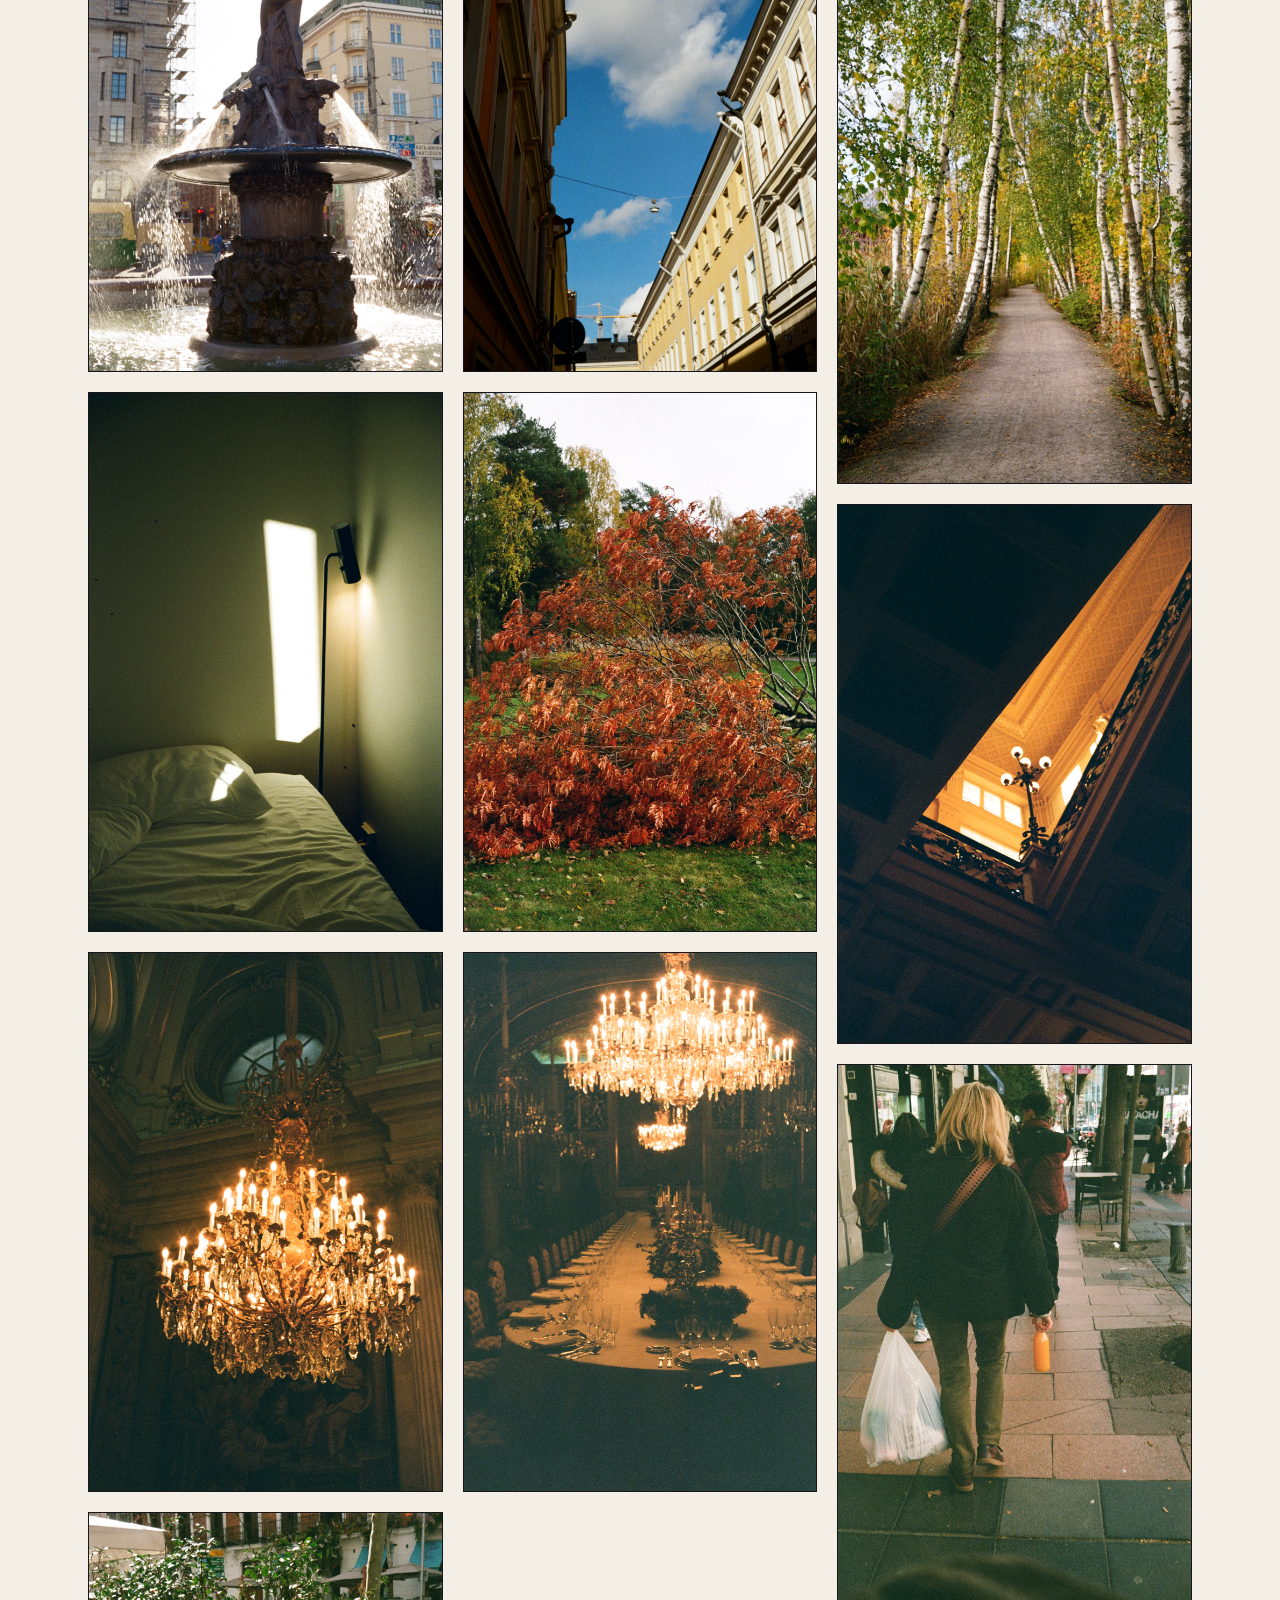
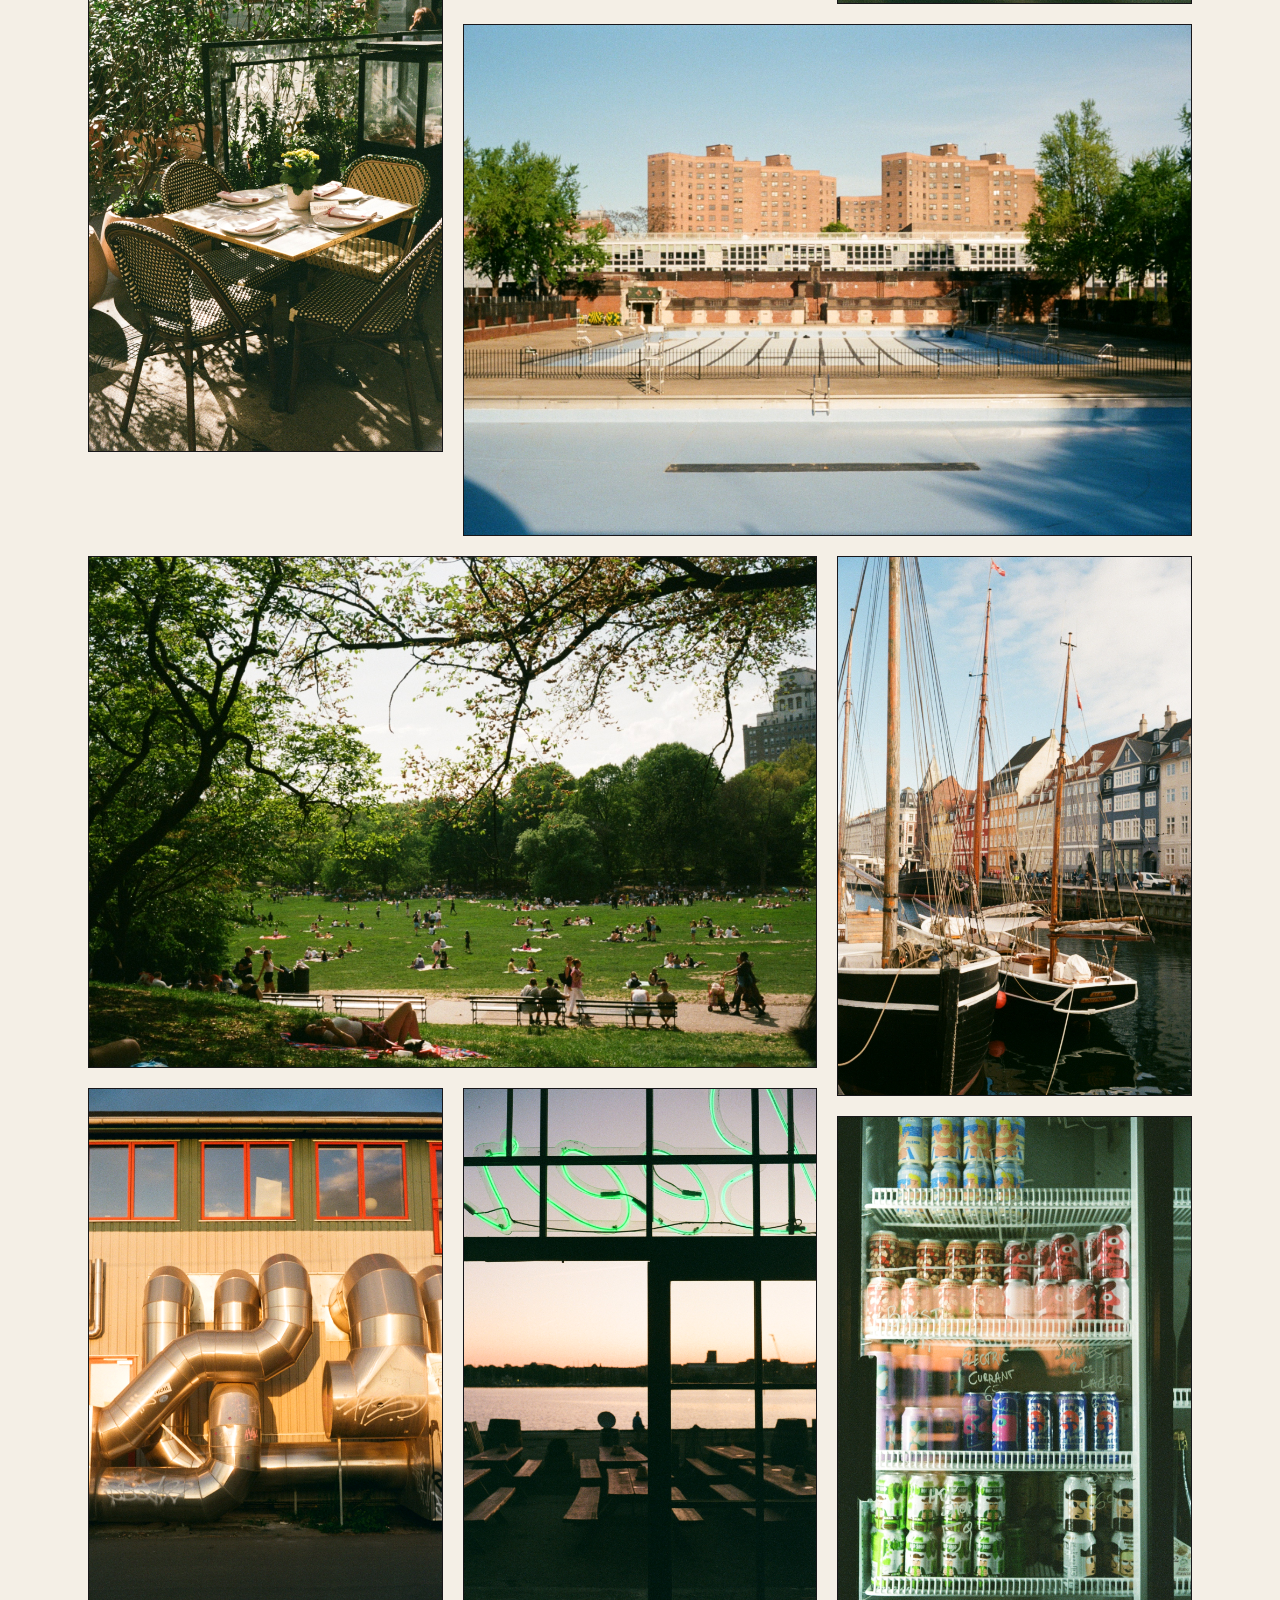
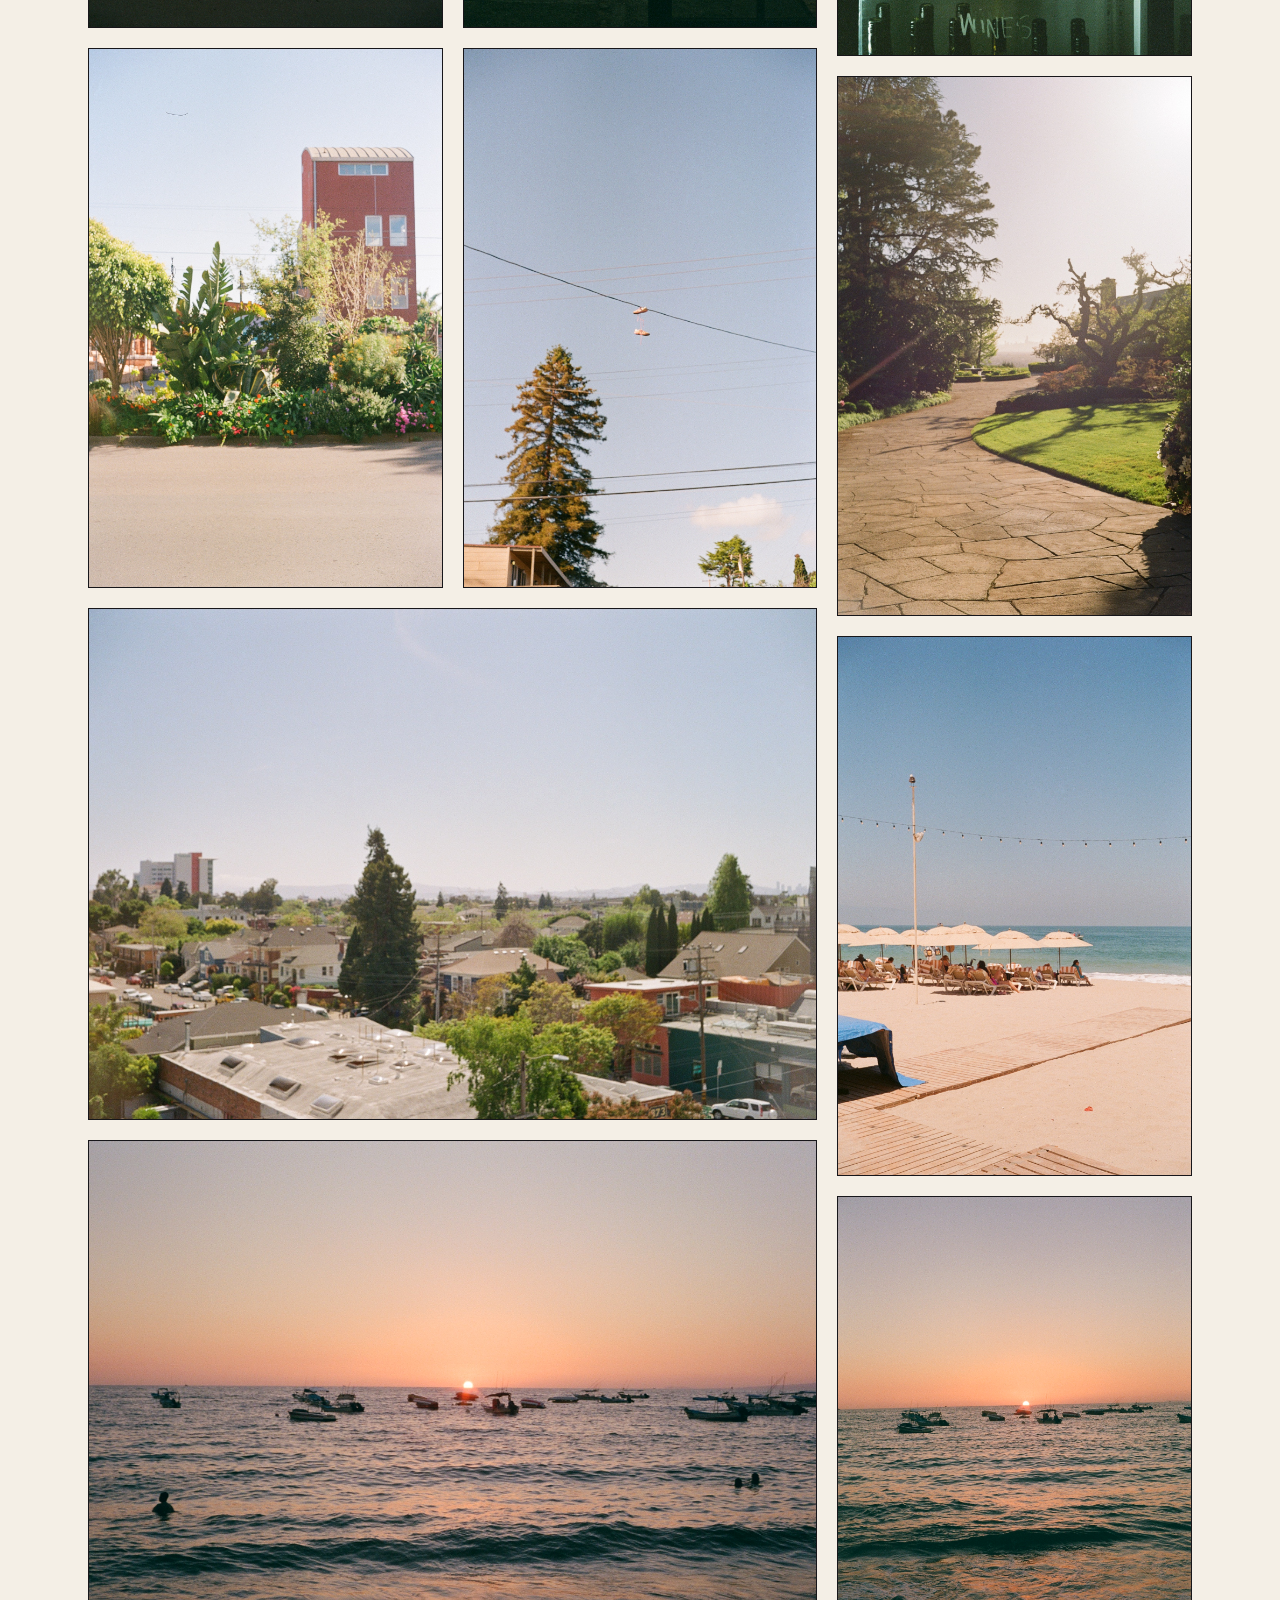
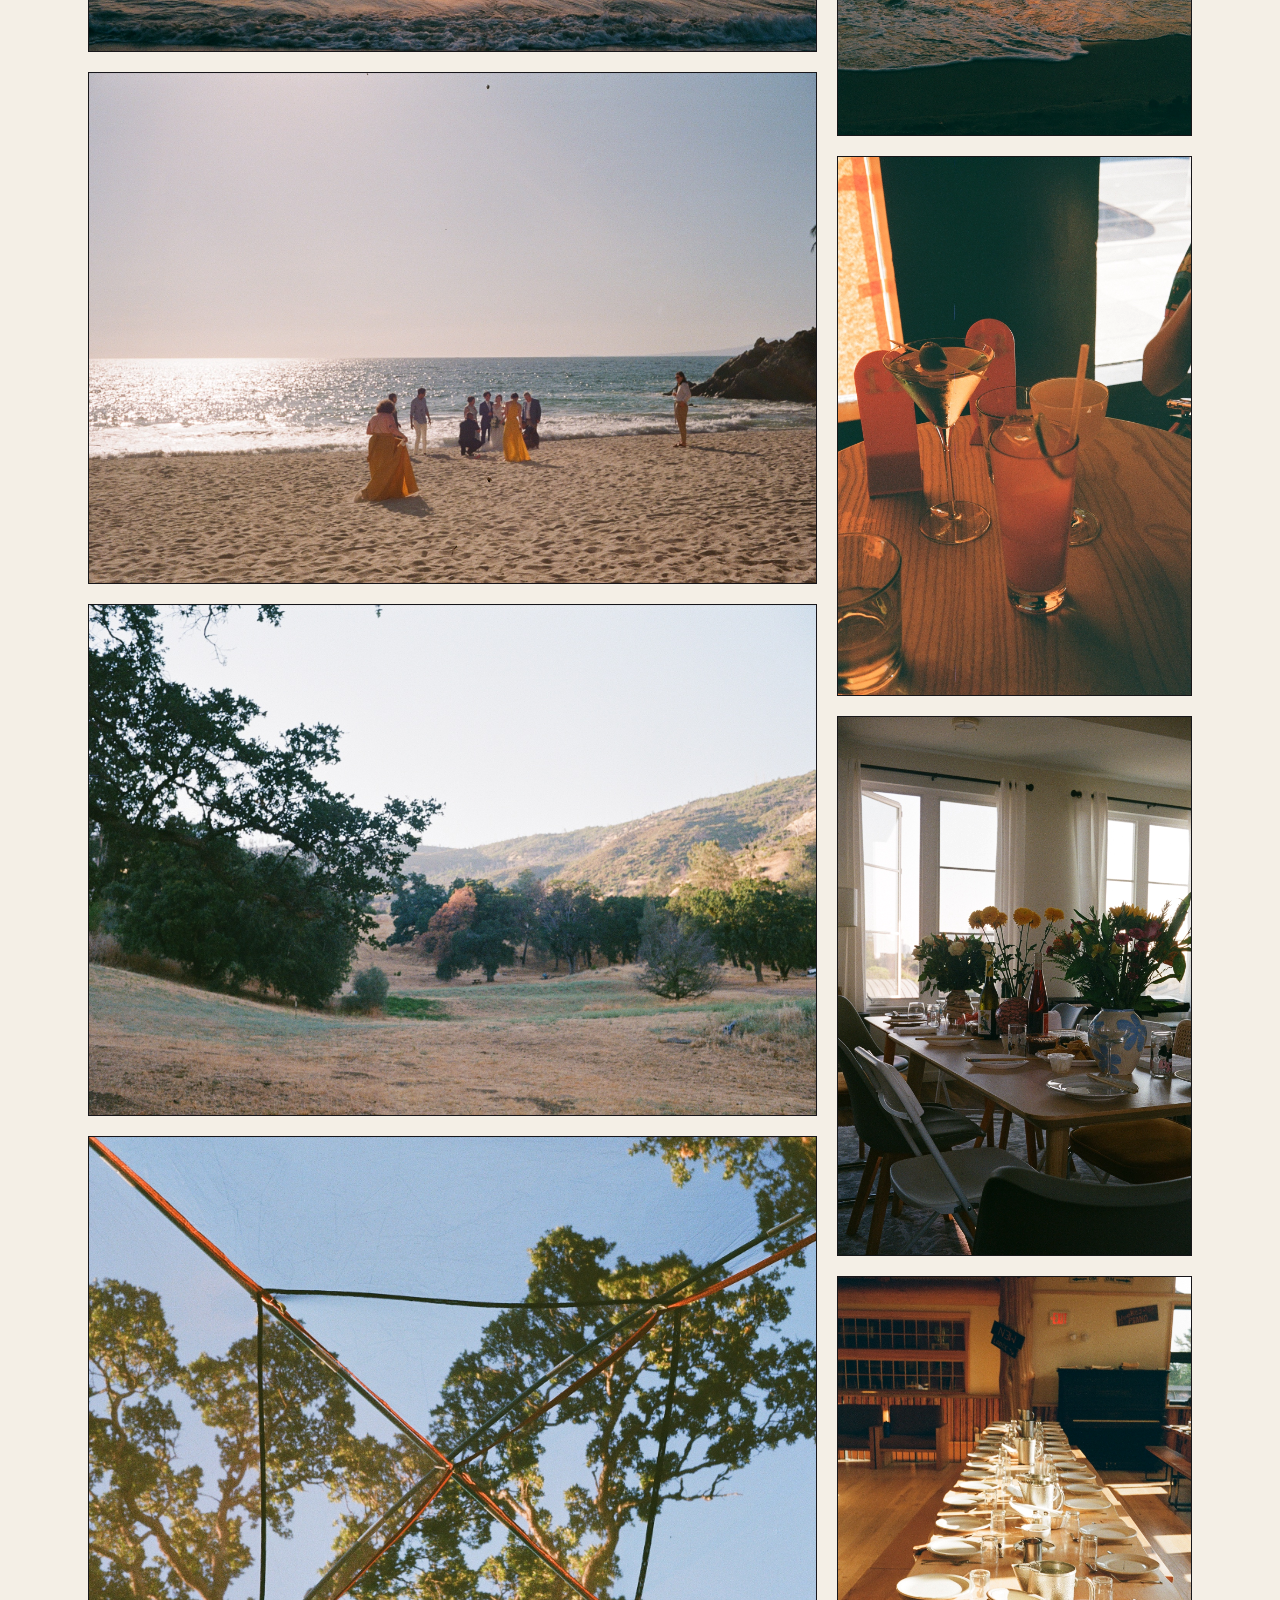
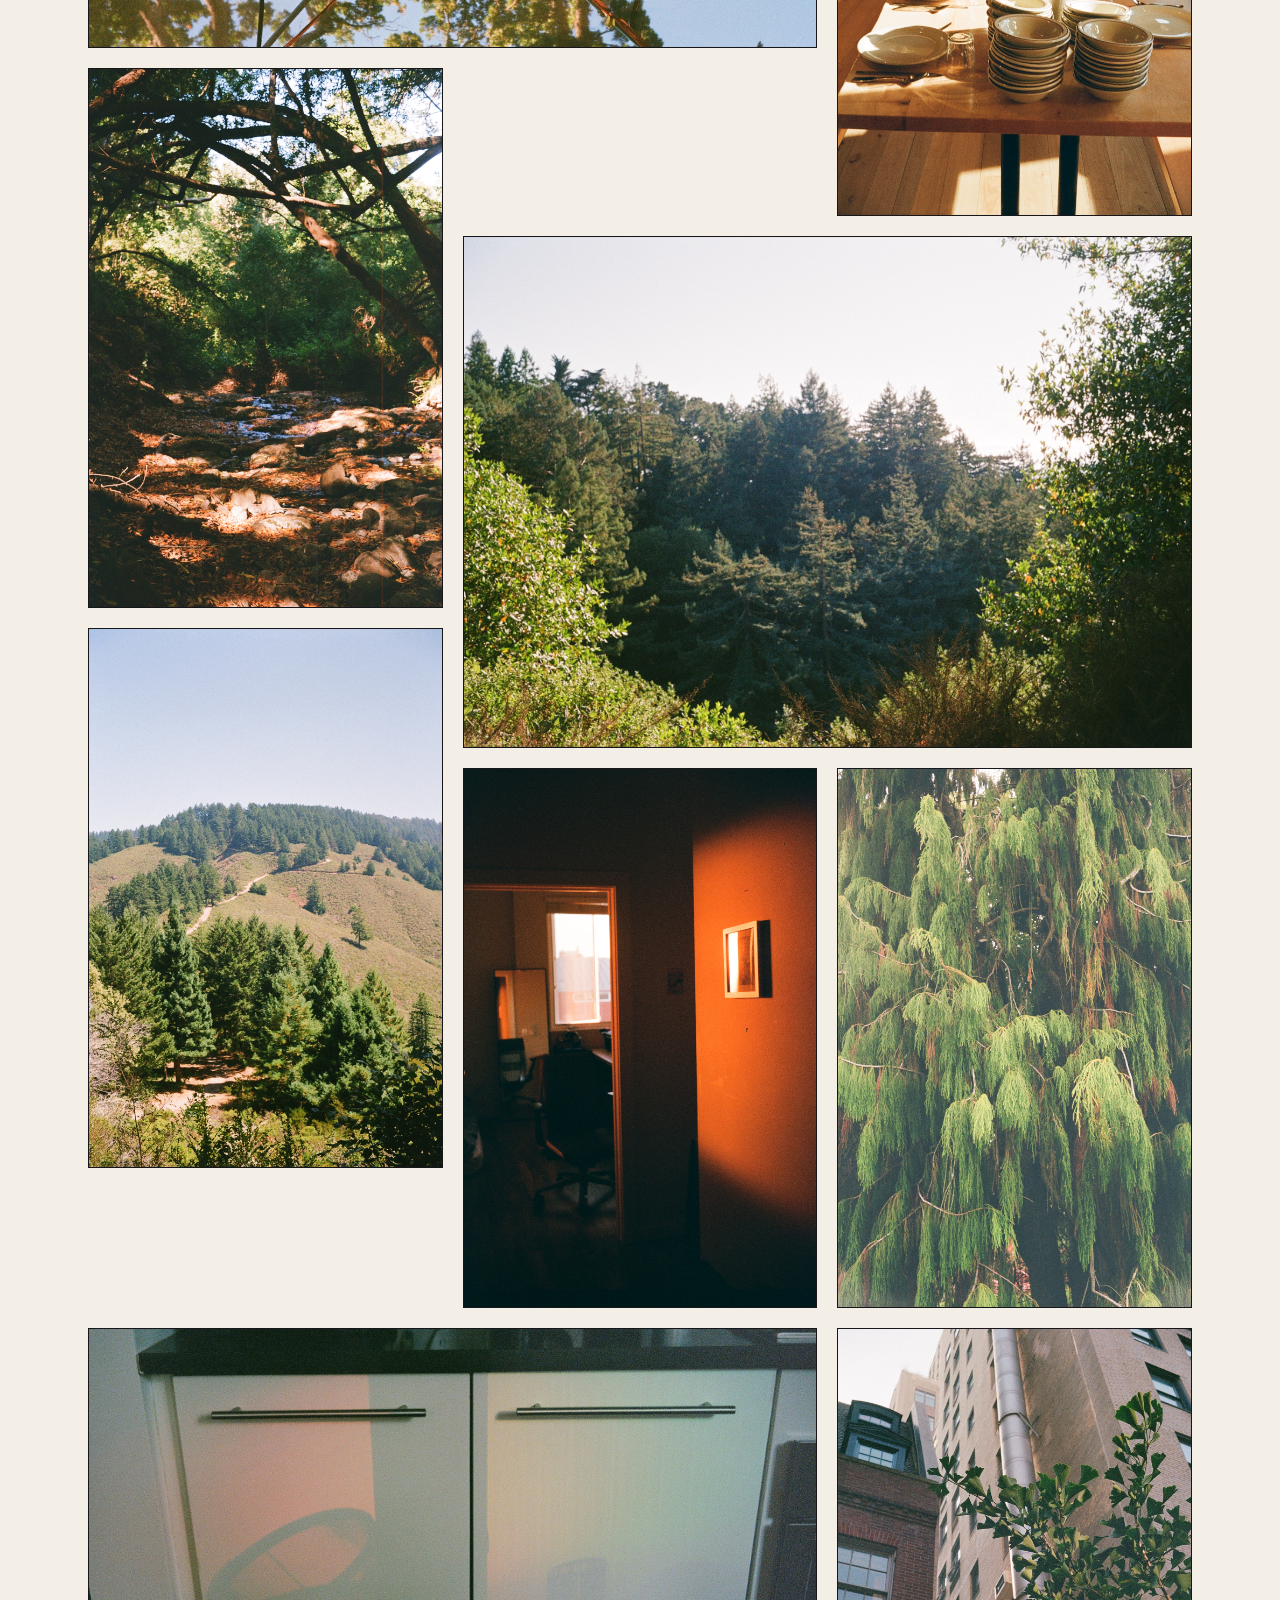
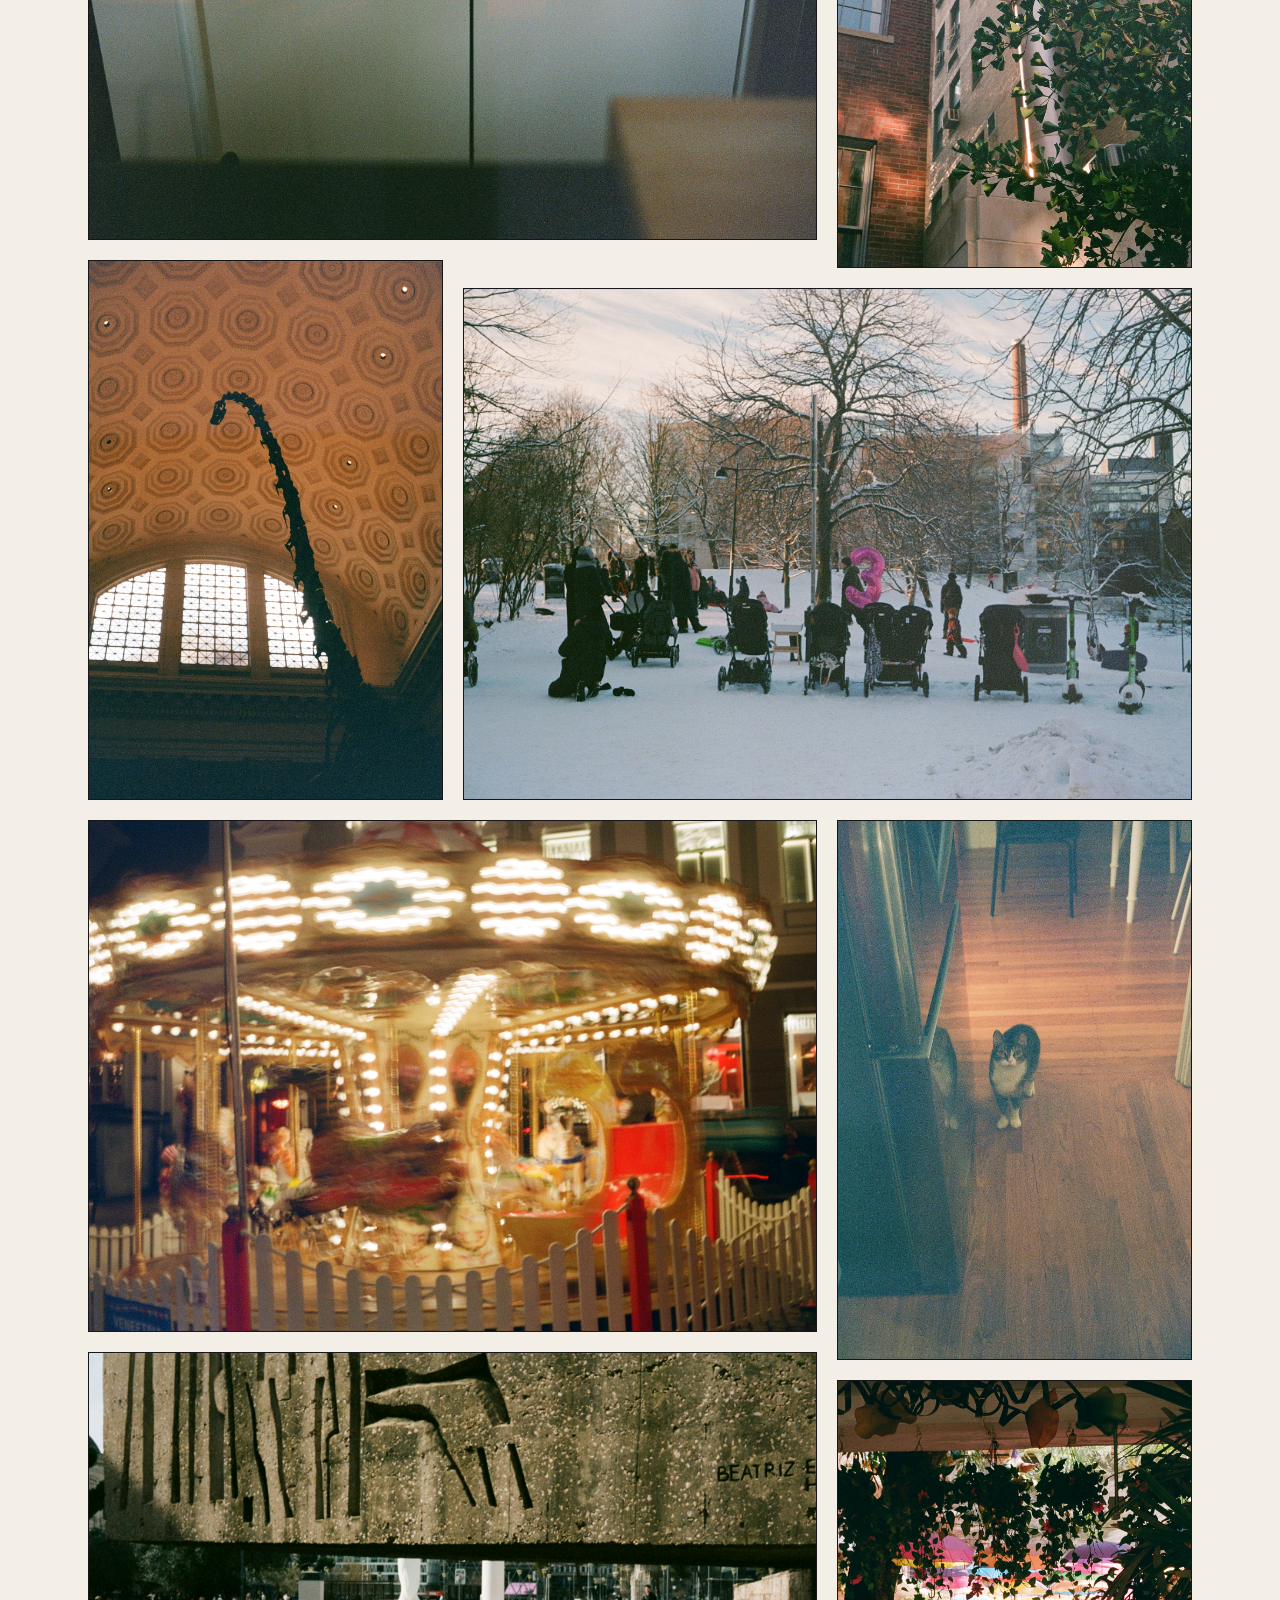
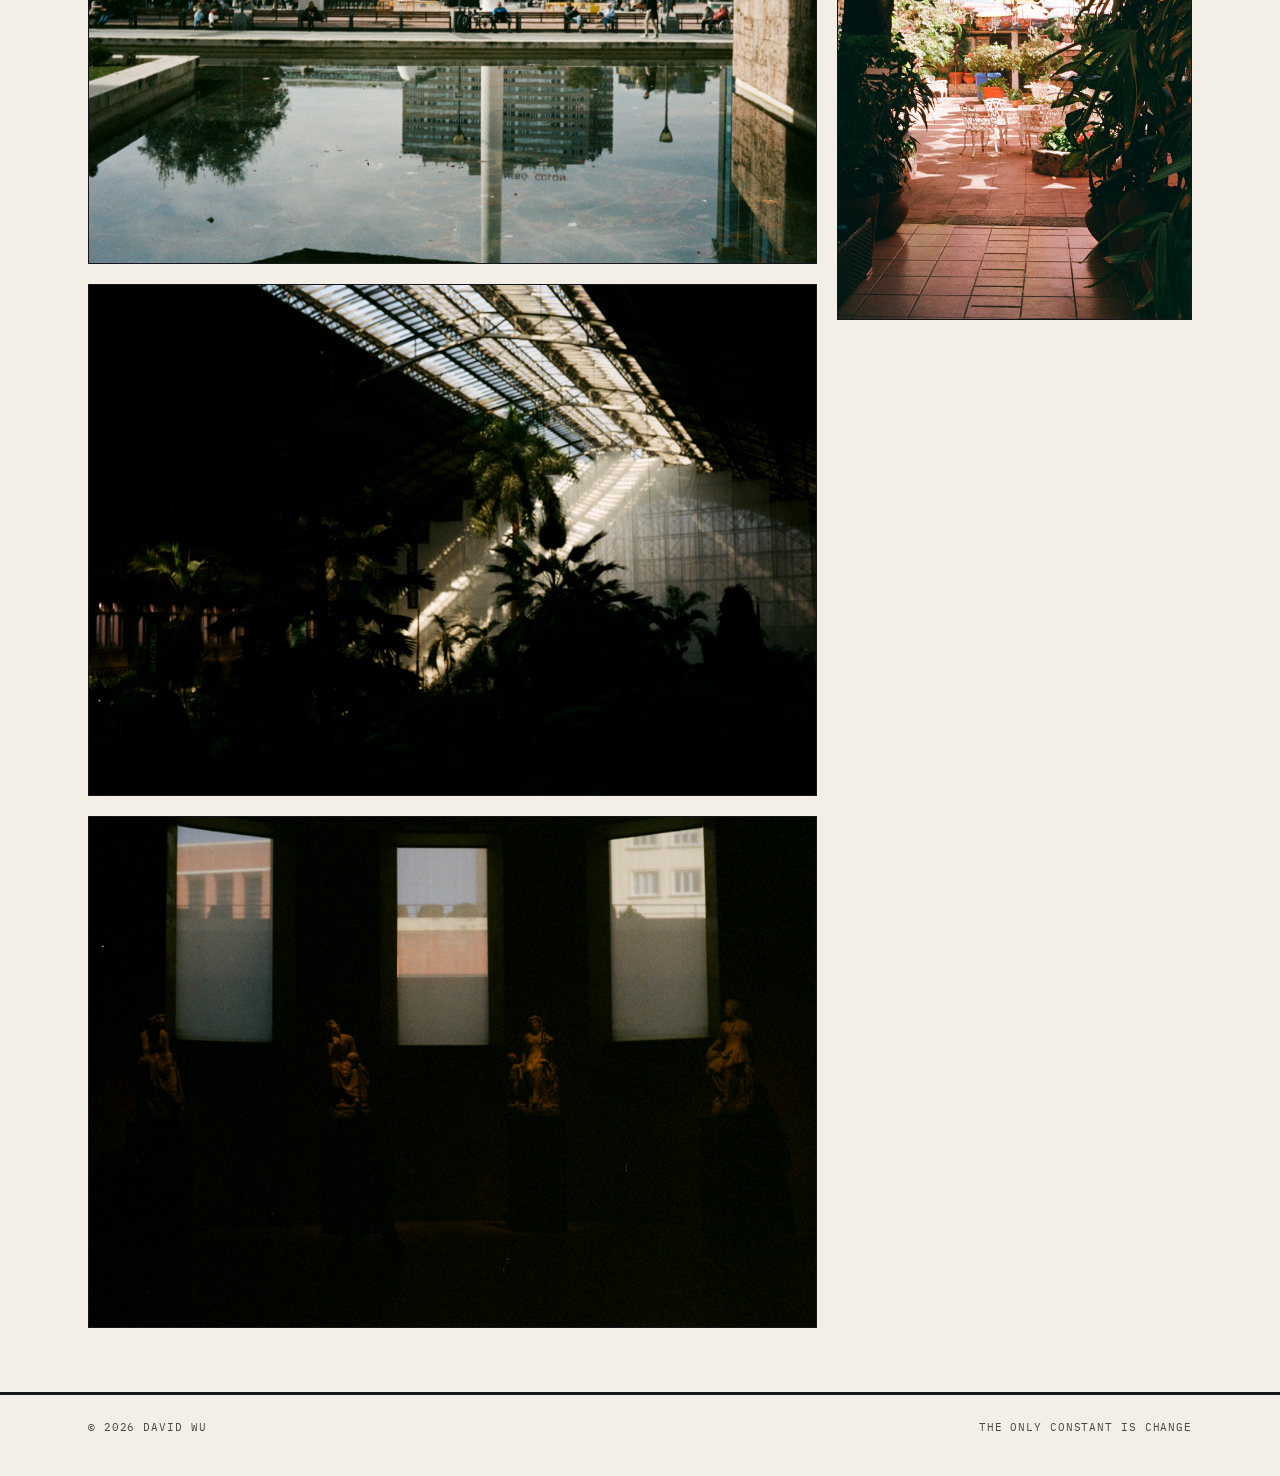
<file: film.html>
<!doctype html>
<html lang="en">
<head>
<meta charset="utf-8">
<meta name="viewport" content="width=device-width, initial-scale=1">
<title>Film — David Wu</title>
<meta name="description" content="David Wu — ceramics, sculpture, painting, film photography, writing, code and piano.">
<link rel="preconnect" href="https://fonts.googleapis.com">
<link rel="preconnect" href="https://fonts.gstatic.com" crossorigin>
<link href="https://fonts.googleapis.com/css2?family=Archivo:wght@800;900&family=Newsreader:ital,wght@0,400;0,500;0,600;1,400&family=IBM+Plex+Mono:wght@400;500&display=swap" rel="stylesheet">
<link rel="stylesheet" href="css/style.css">
<script>window.SITE = { name: "David Wu" };</script>
</head>
<body data-page="film">
<header class="site-header" id="site-header"></header>
<main>
<div class="wrap">
<section class="page-head" id="page-head">
  <div><h1>Film</h1></div>
</section>
<hr class="rule">
<div class="masonry" id="masonry"></div>
</div>
</main>
<footer class="site-footer"><div class="wrap" id="site-footer"></div></footer>
<script src="js/main.js"></script>
</body>
</html>
</file>
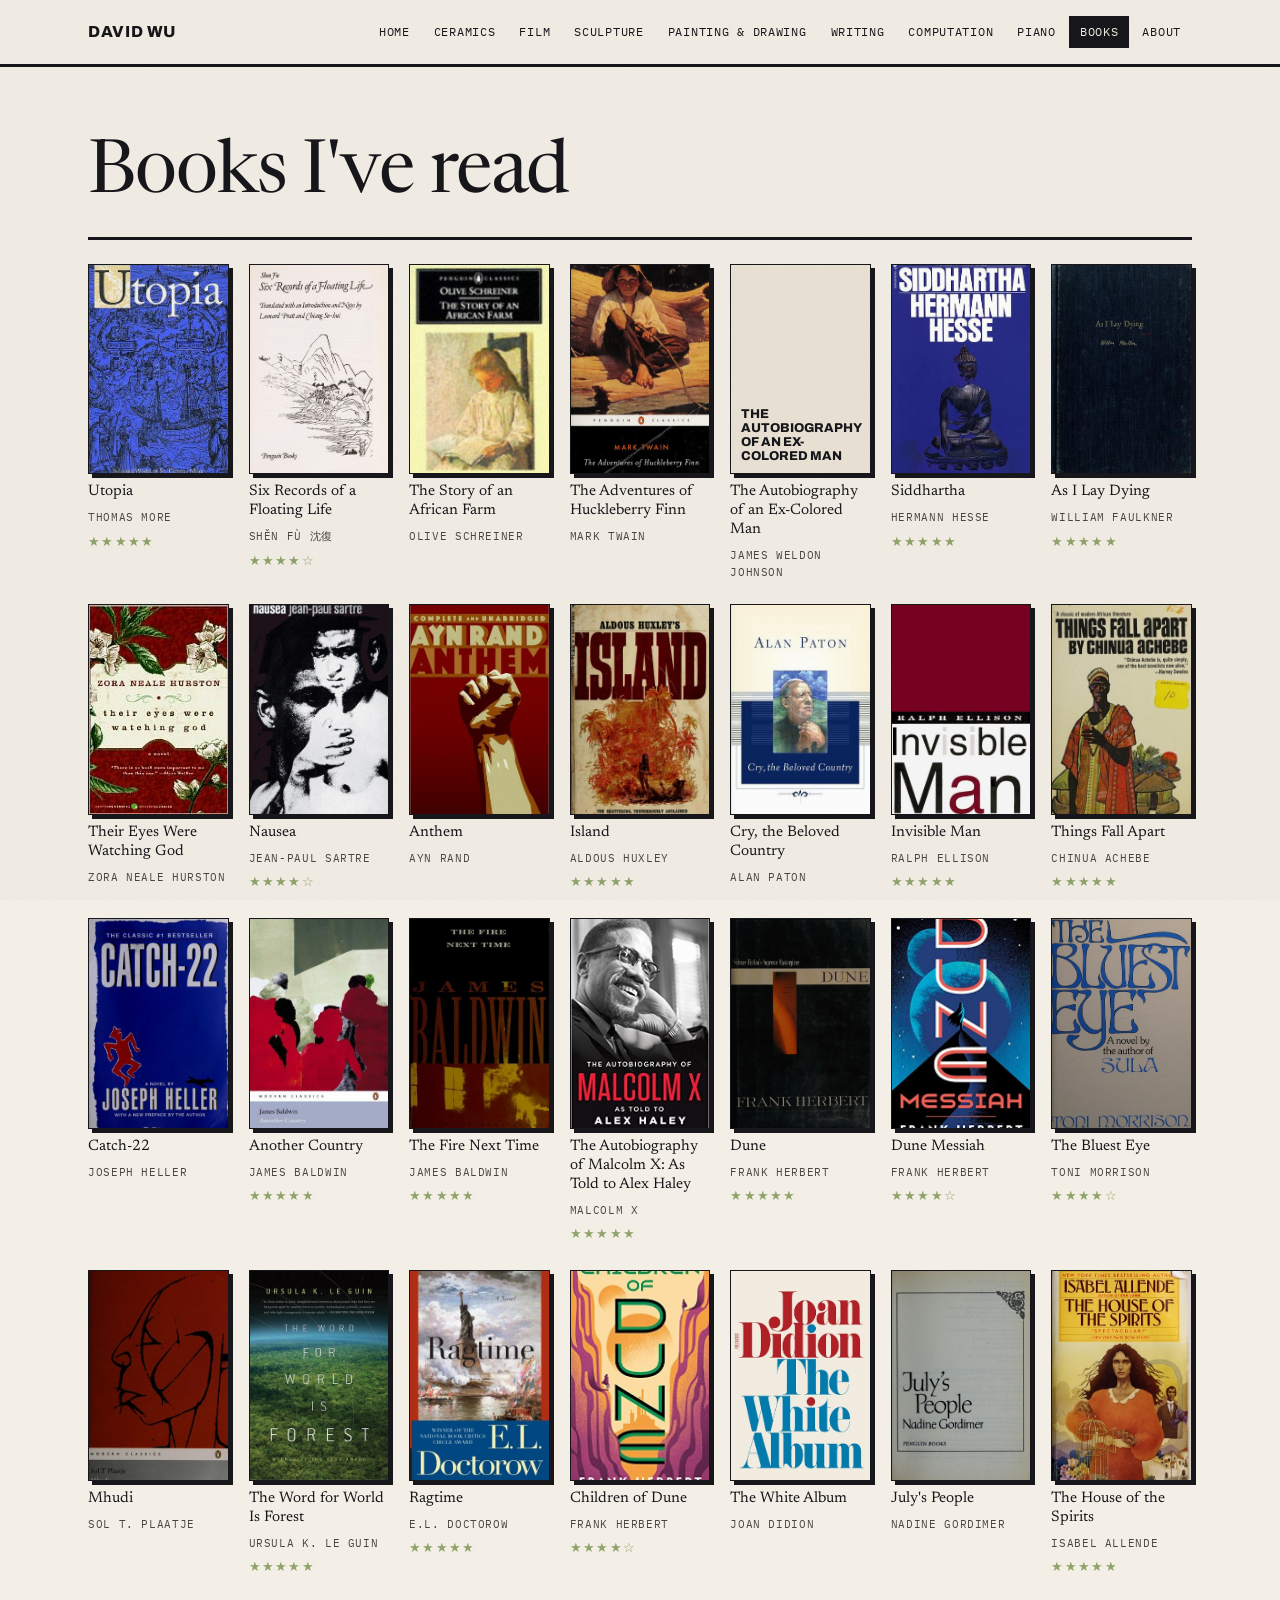
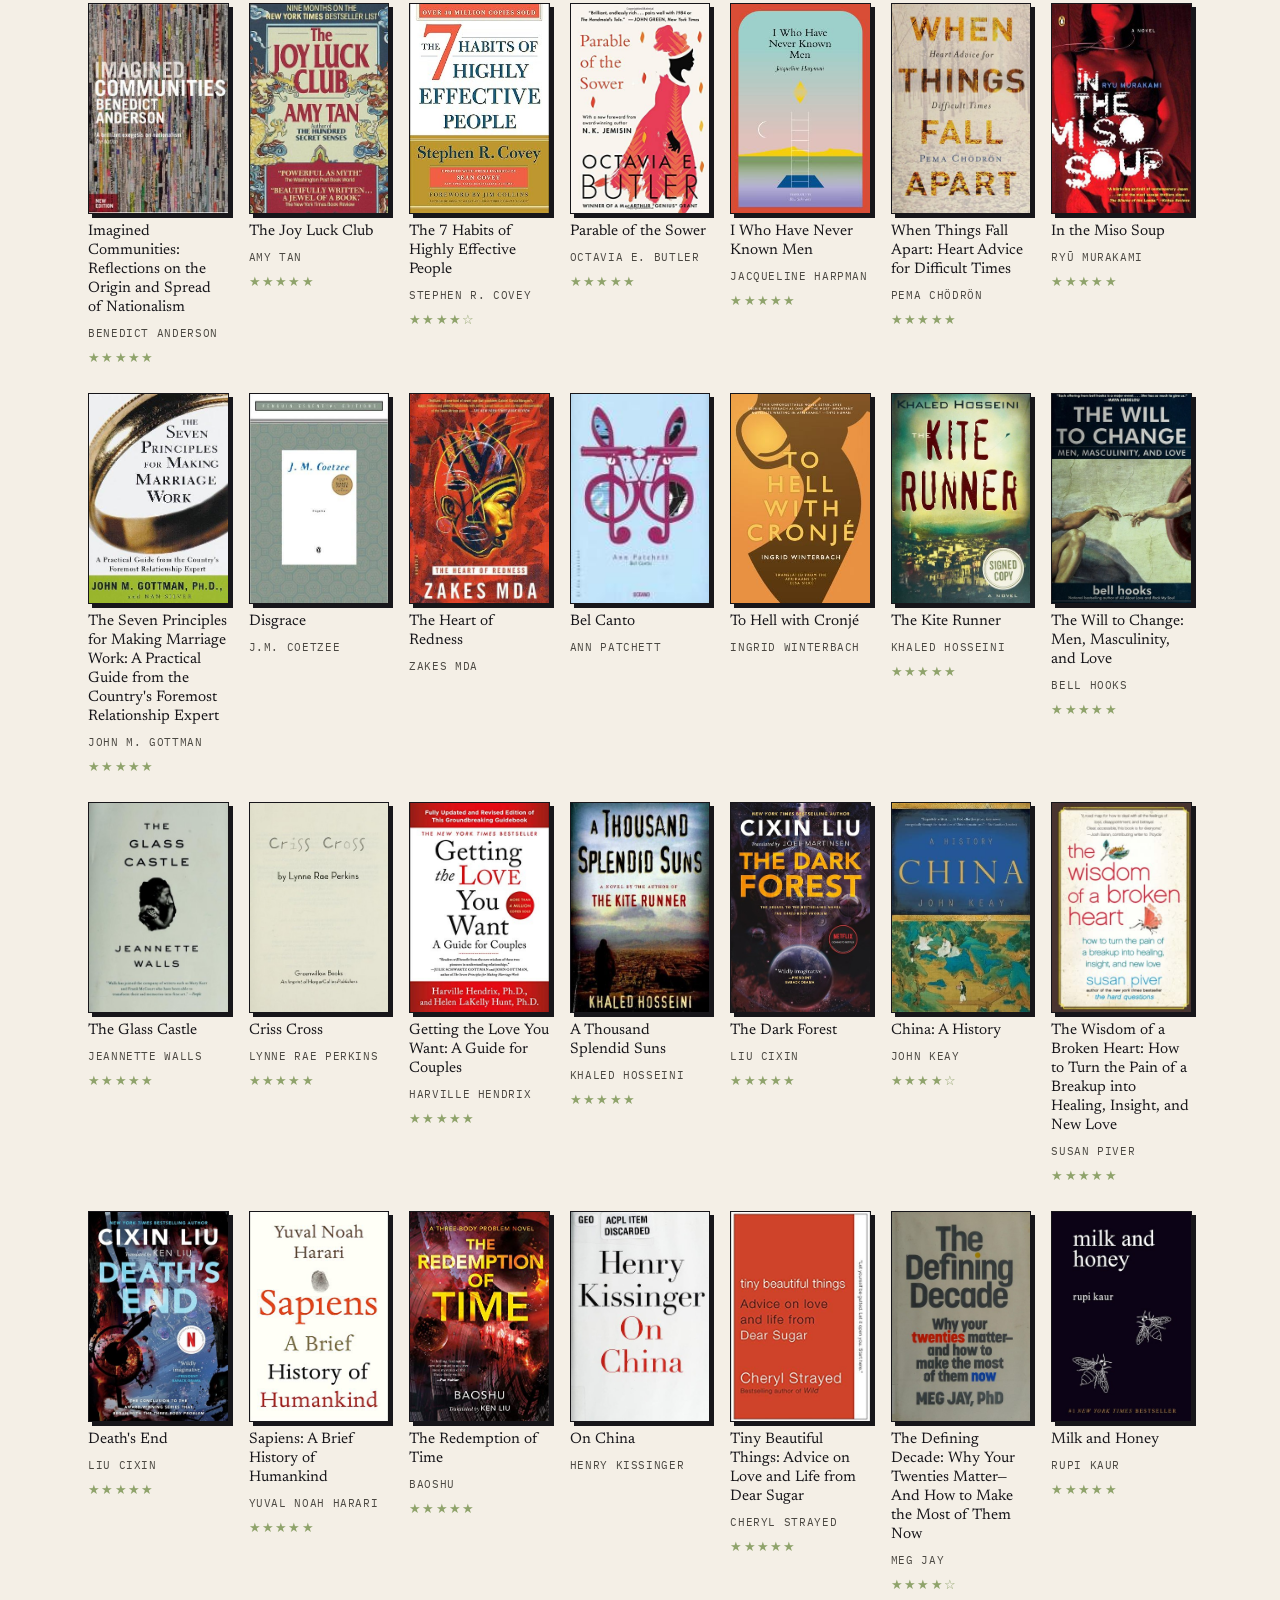
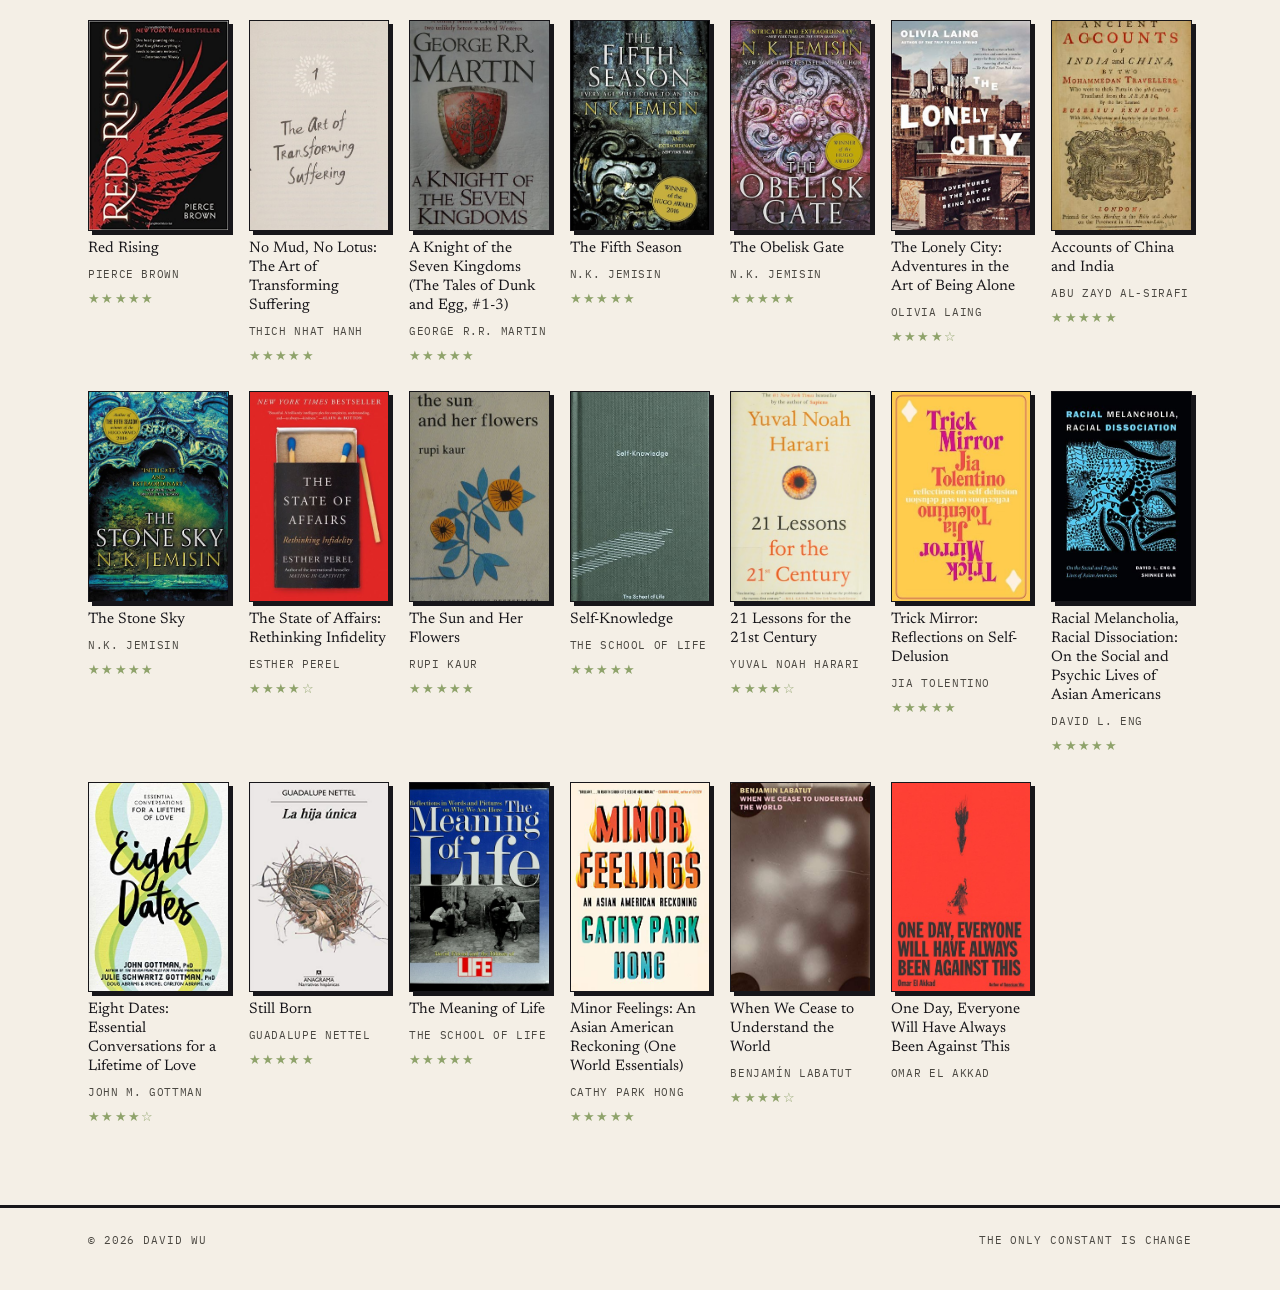
<file: goodreads.html>
<!doctype html>
<html lang="en">
<head>
<meta charset="utf-8">
<meta name="viewport" content="width=device-width, initial-scale=1">
<title>Books — David Wu</title>
<meta name="description" content="David Wu — ceramics, sculpture, painting, film photography, writing, code and piano.">
<link rel="preconnect" href="https://fonts.googleapis.com">
<link rel="preconnect" href="https://fonts.gstatic.com" crossorigin>
<link href="https://fonts.googleapis.com/css2?family=Archivo:wght@800;900&family=Newsreader:ital,wght@0,400;0,500;0,600;1,400&family=IBM+Plex+Mono:wght@400;500&display=swap" rel="stylesheet">
<link rel="stylesheet" href="css/style.css">
<script>window.SITE = { name: "David Wu" };</script>
</head>
<body data-page="goodreads">
<header class="site-header" id="site-header"></header>
<main>
<div class="wrap">
<section class="page-head" id="page-head">
  <div><h1>Books I've read</h1></div>
</section>
<hr class="rule">
<div class="shelf" id="shelf"></div>
<p class="mono"><a id="gr-link" href="#" target="_blank" rel="noopener" hidden>Full profile on Goodreads →</a></p>
</div>
</main>
<footer class="site-footer"><div class="wrap" id="site-footer"></div></footer>
<script src="js/main.js"></script>
</body>
</html>
</file>
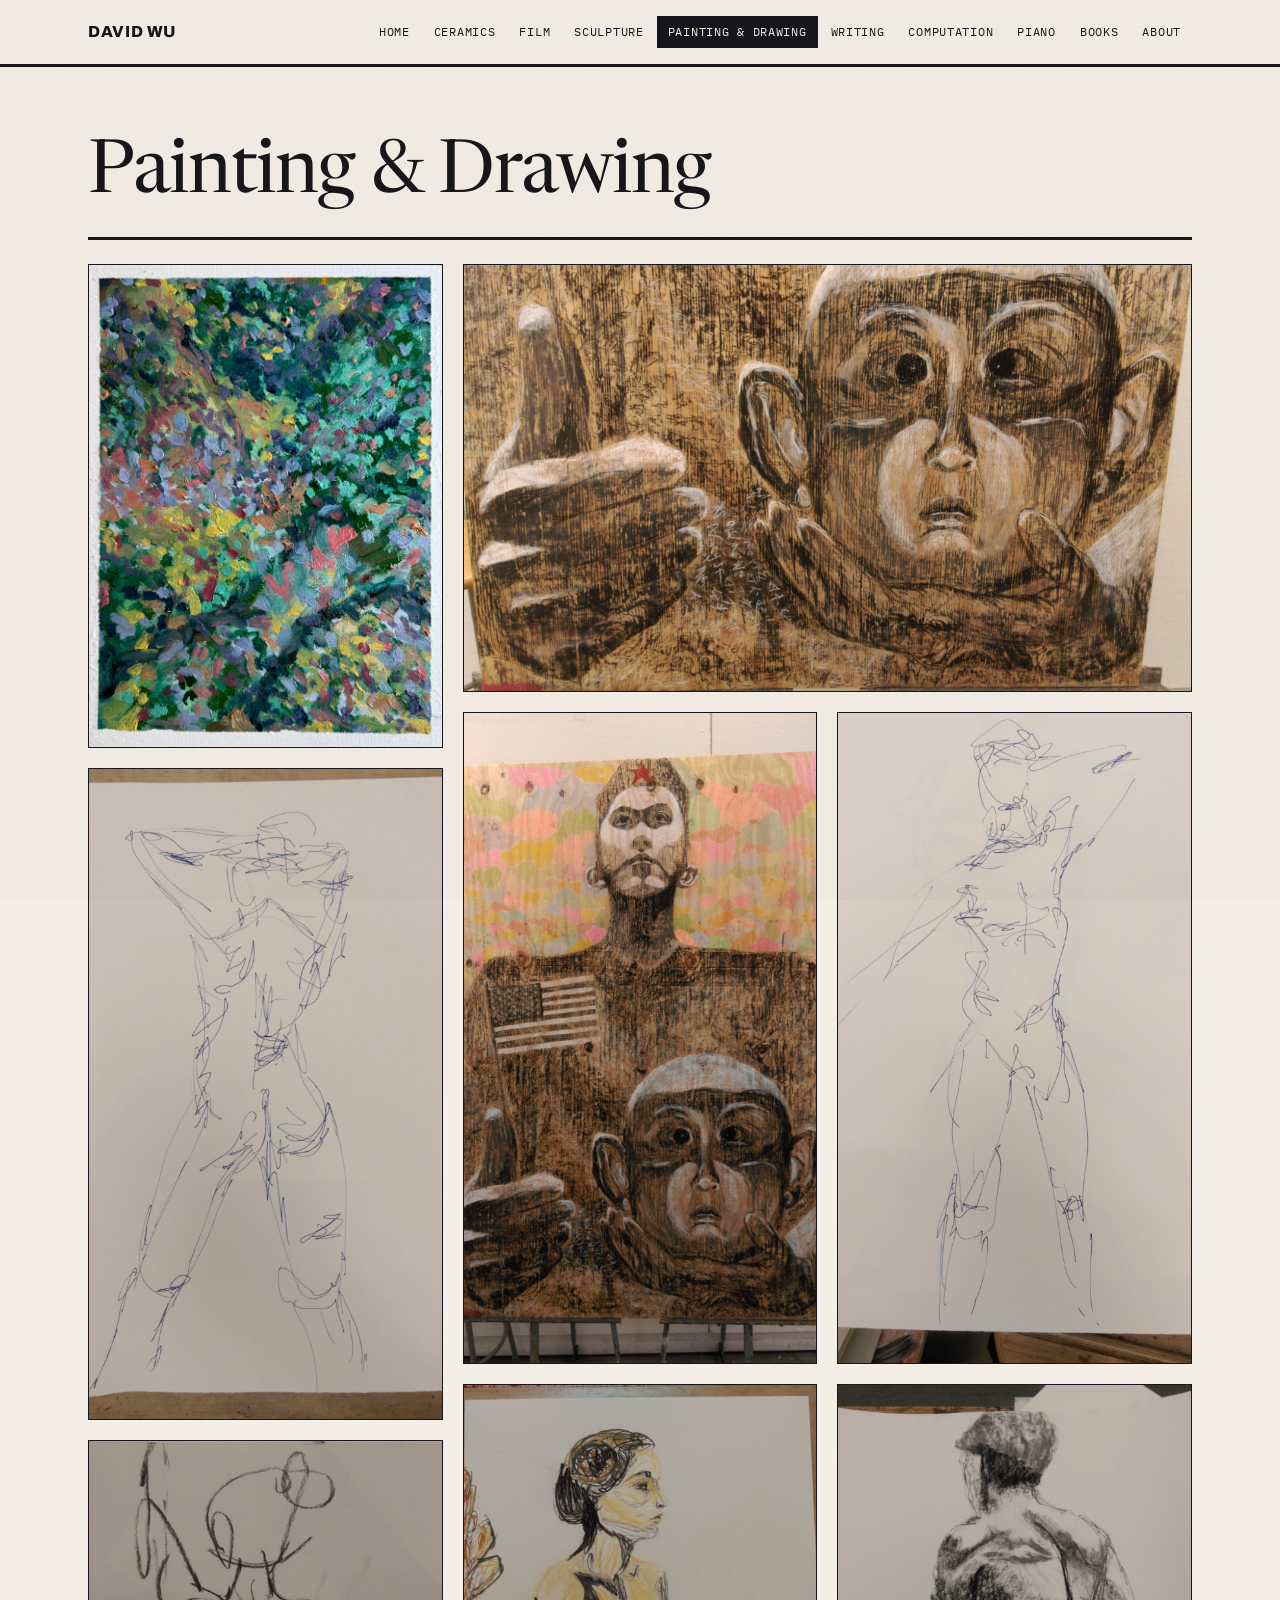
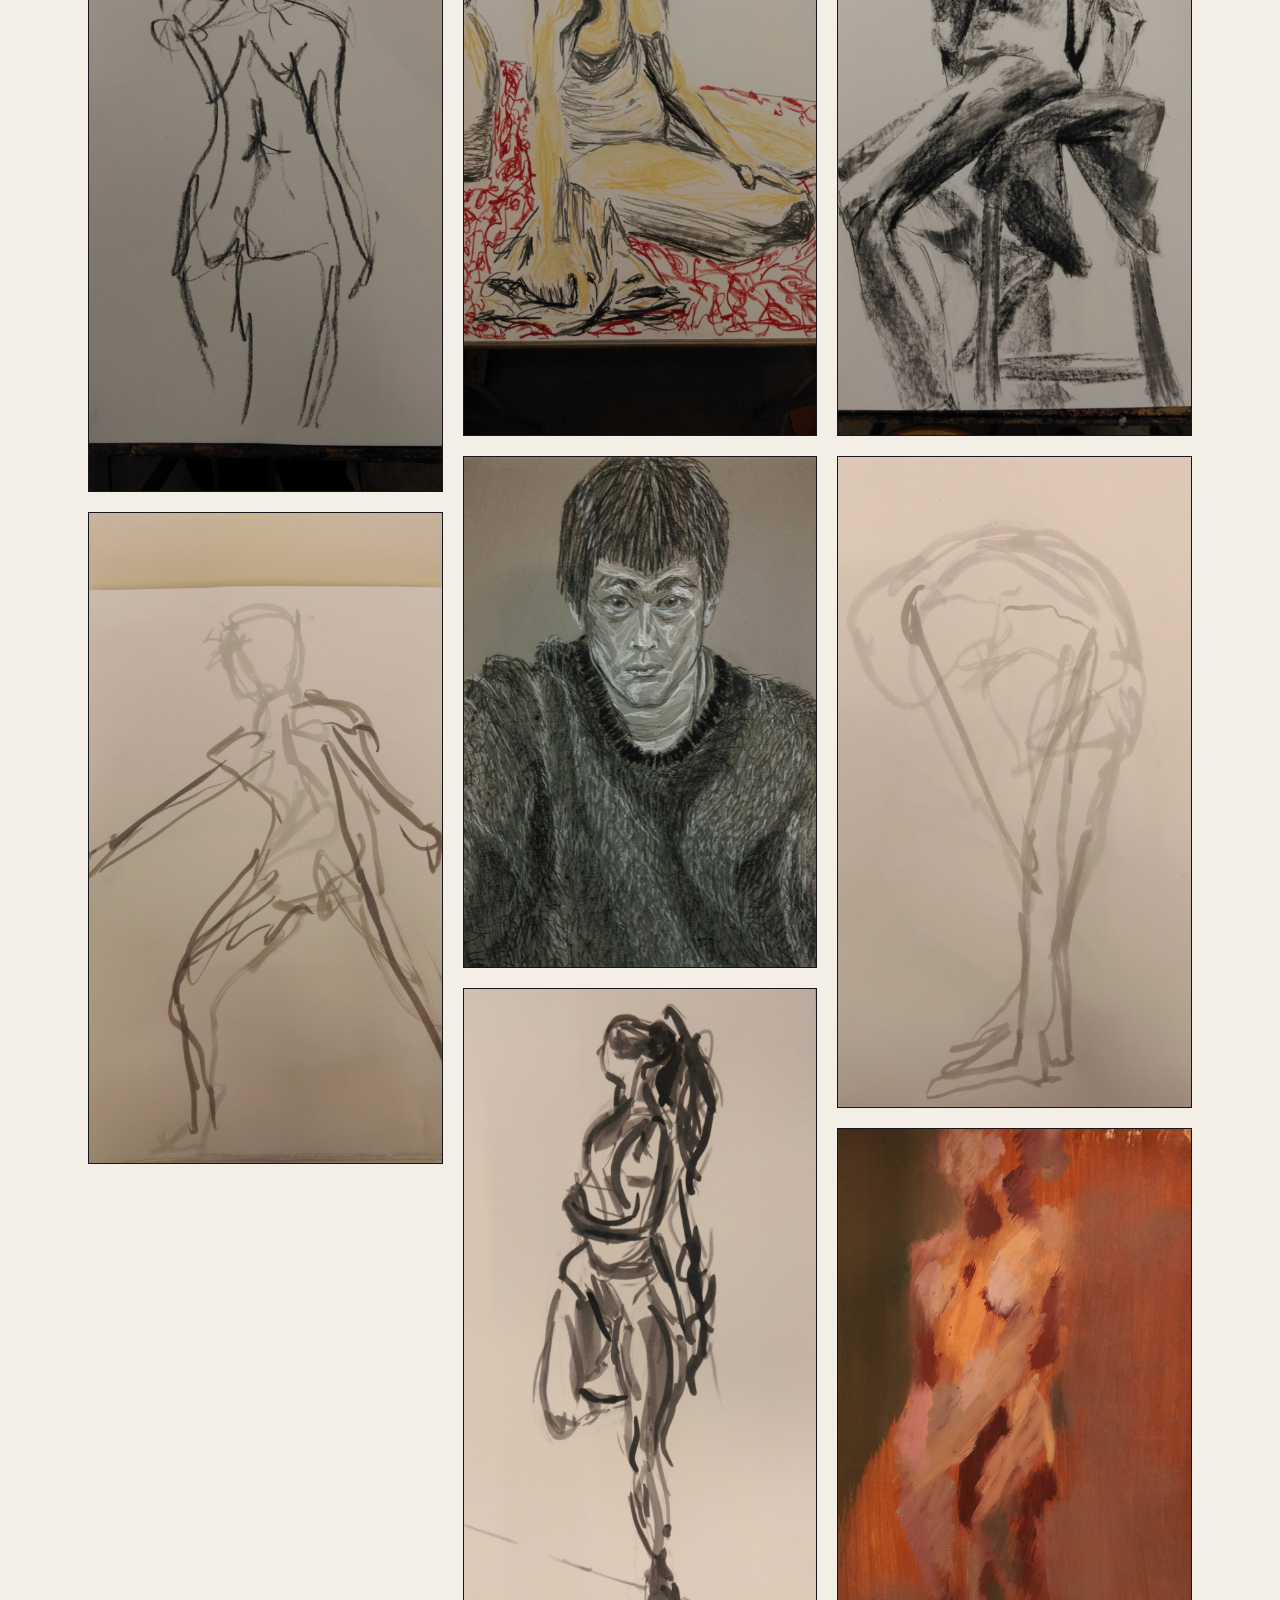
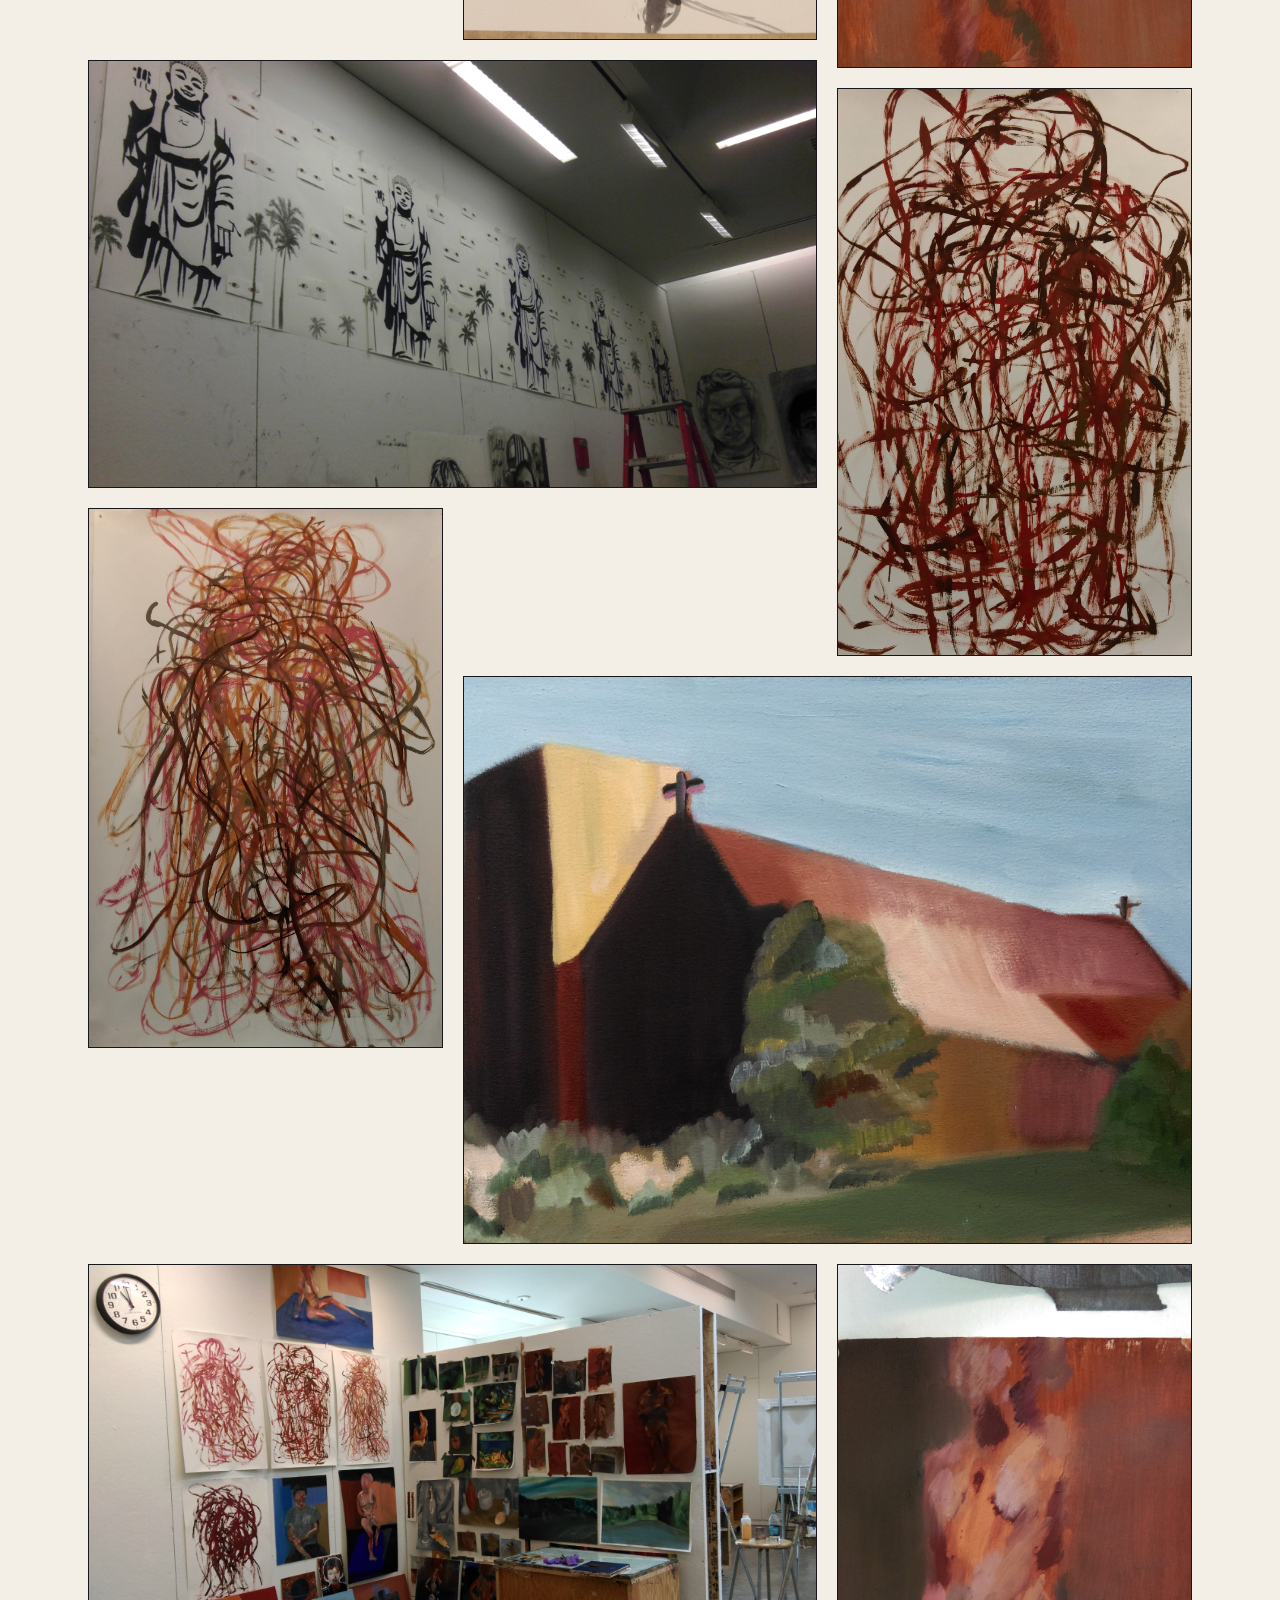
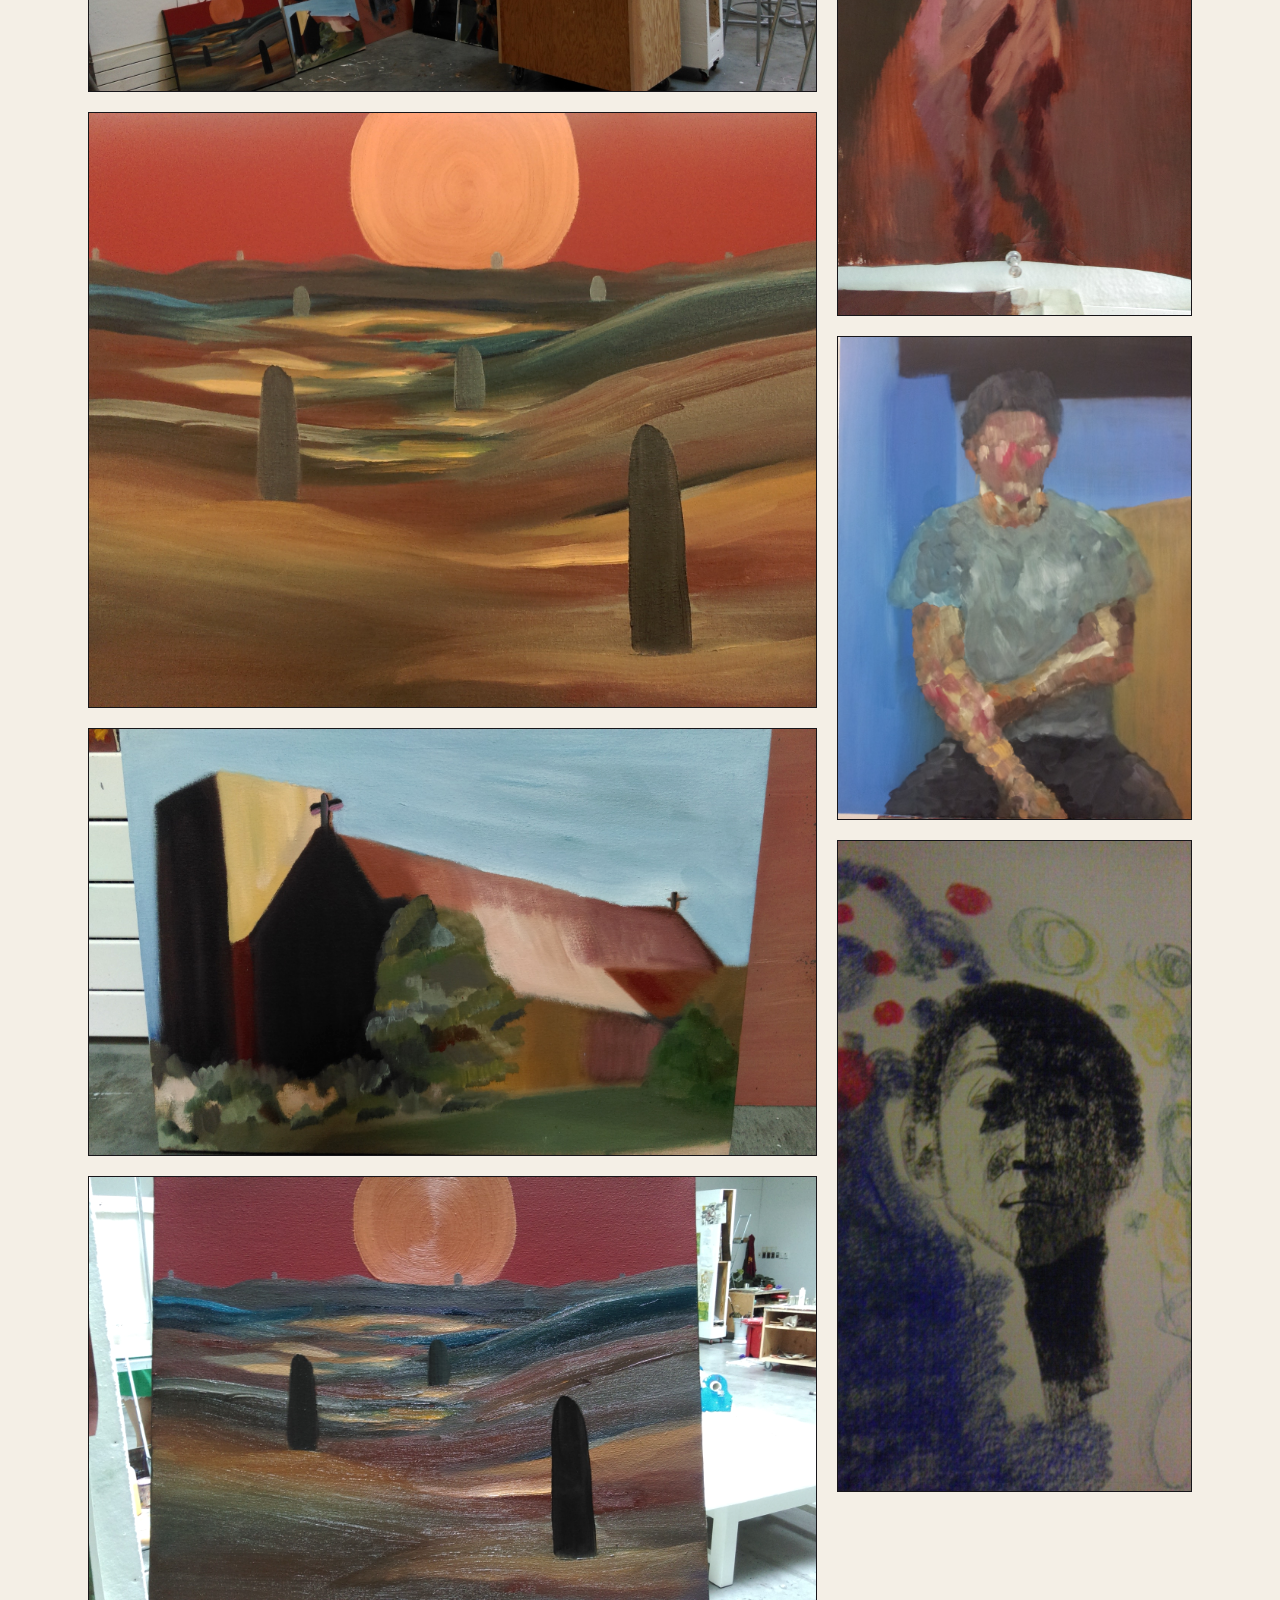
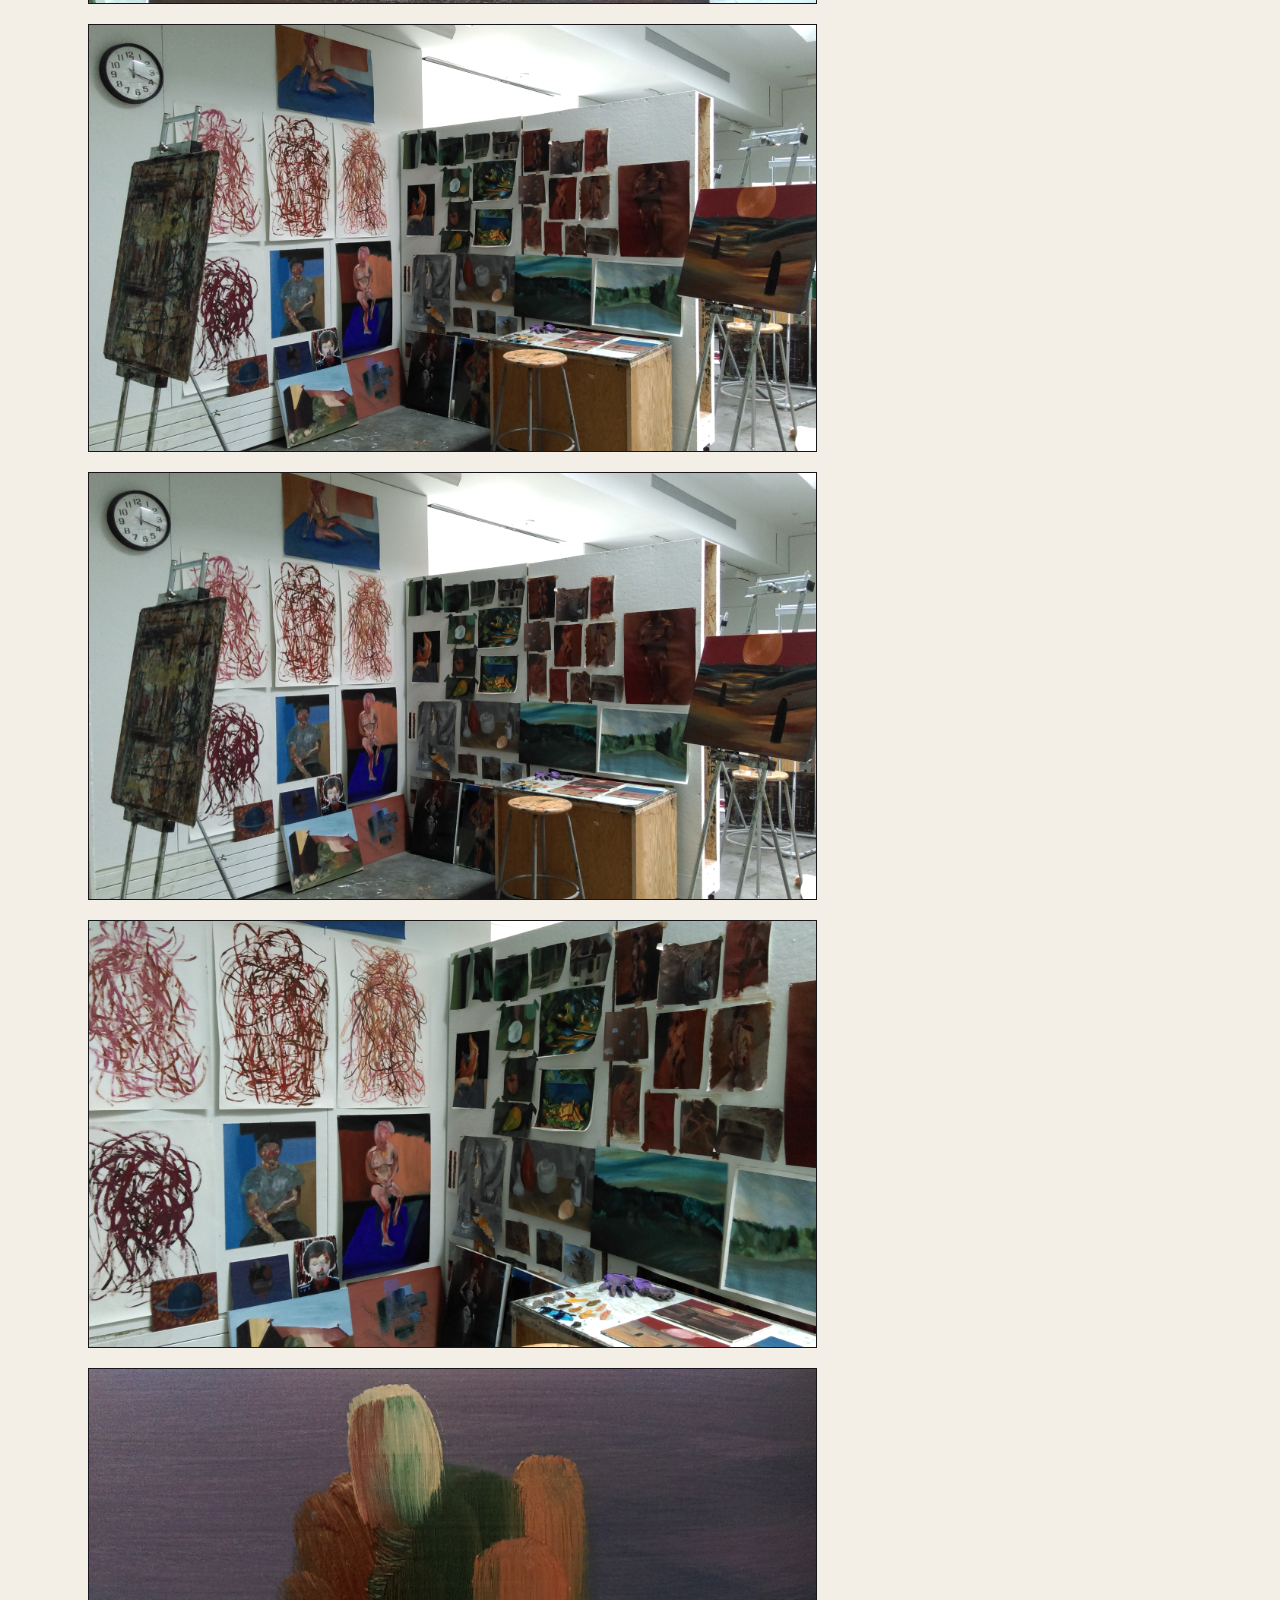
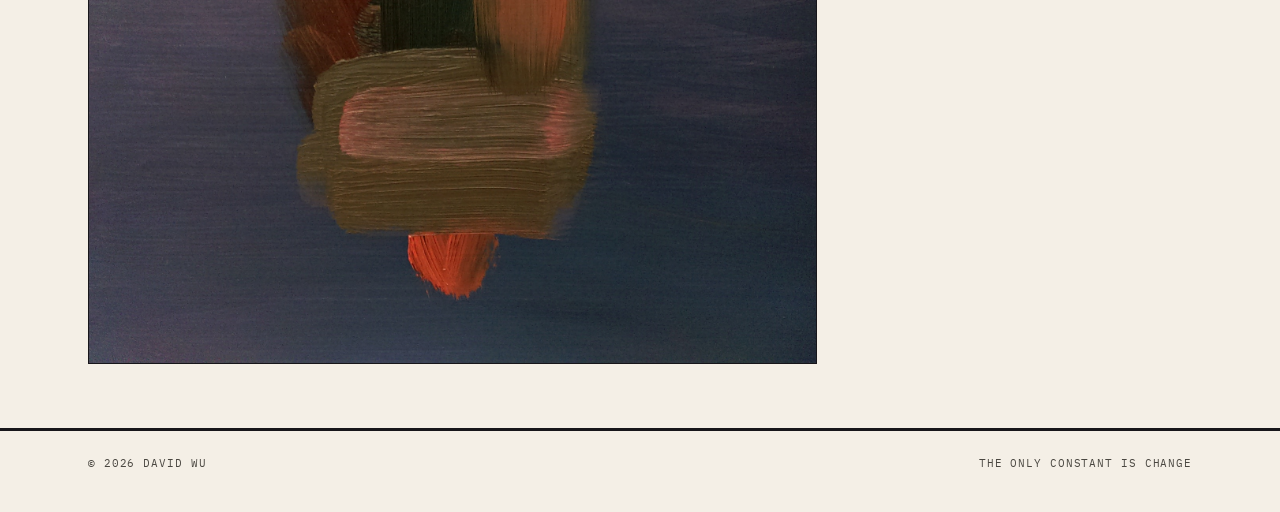
<file: painting.html>
<!doctype html>
<html lang="en">
<head>
<meta charset="utf-8">
<meta name="viewport" content="width=device-width, initial-scale=1">
<title>Painting & Drawing — David Wu</title>
<meta name="description" content="David Wu — ceramics, sculpture, painting, film photography, writing, code and piano.">
<link rel="preconnect" href="https://fonts.googleapis.com">
<link rel="preconnect" href="https://fonts.gstatic.com" crossorigin>
<link href="https://fonts.googleapis.com/css2?family=Archivo:wght@800;900&family=Newsreader:ital,wght@0,400;0,500;0,600;1,400&family=IBM+Plex+Mono:wght@400;500&display=swap" rel="stylesheet">
<link rel="stylesheet" href="css/style.css">
<script>window.SITE = { name: "David Wu" };</script>
</head>
<body data-page="painting">
<header class="site-header" id="site-header"></header>
<main>
<div class="wrap">
<section class="page-head" id="page-head">
  <div><h1>Painting &amp; Drawing</h1></div>
</section>
<hr class="rule">
<div class="masonry" id="masonry"></div>
</div>
</main>
<footer class="site-footer"><div class="wrap" id="site-footer"></div></footer>
<script src="js/main.js"></script>
</body>
</html>
</file>
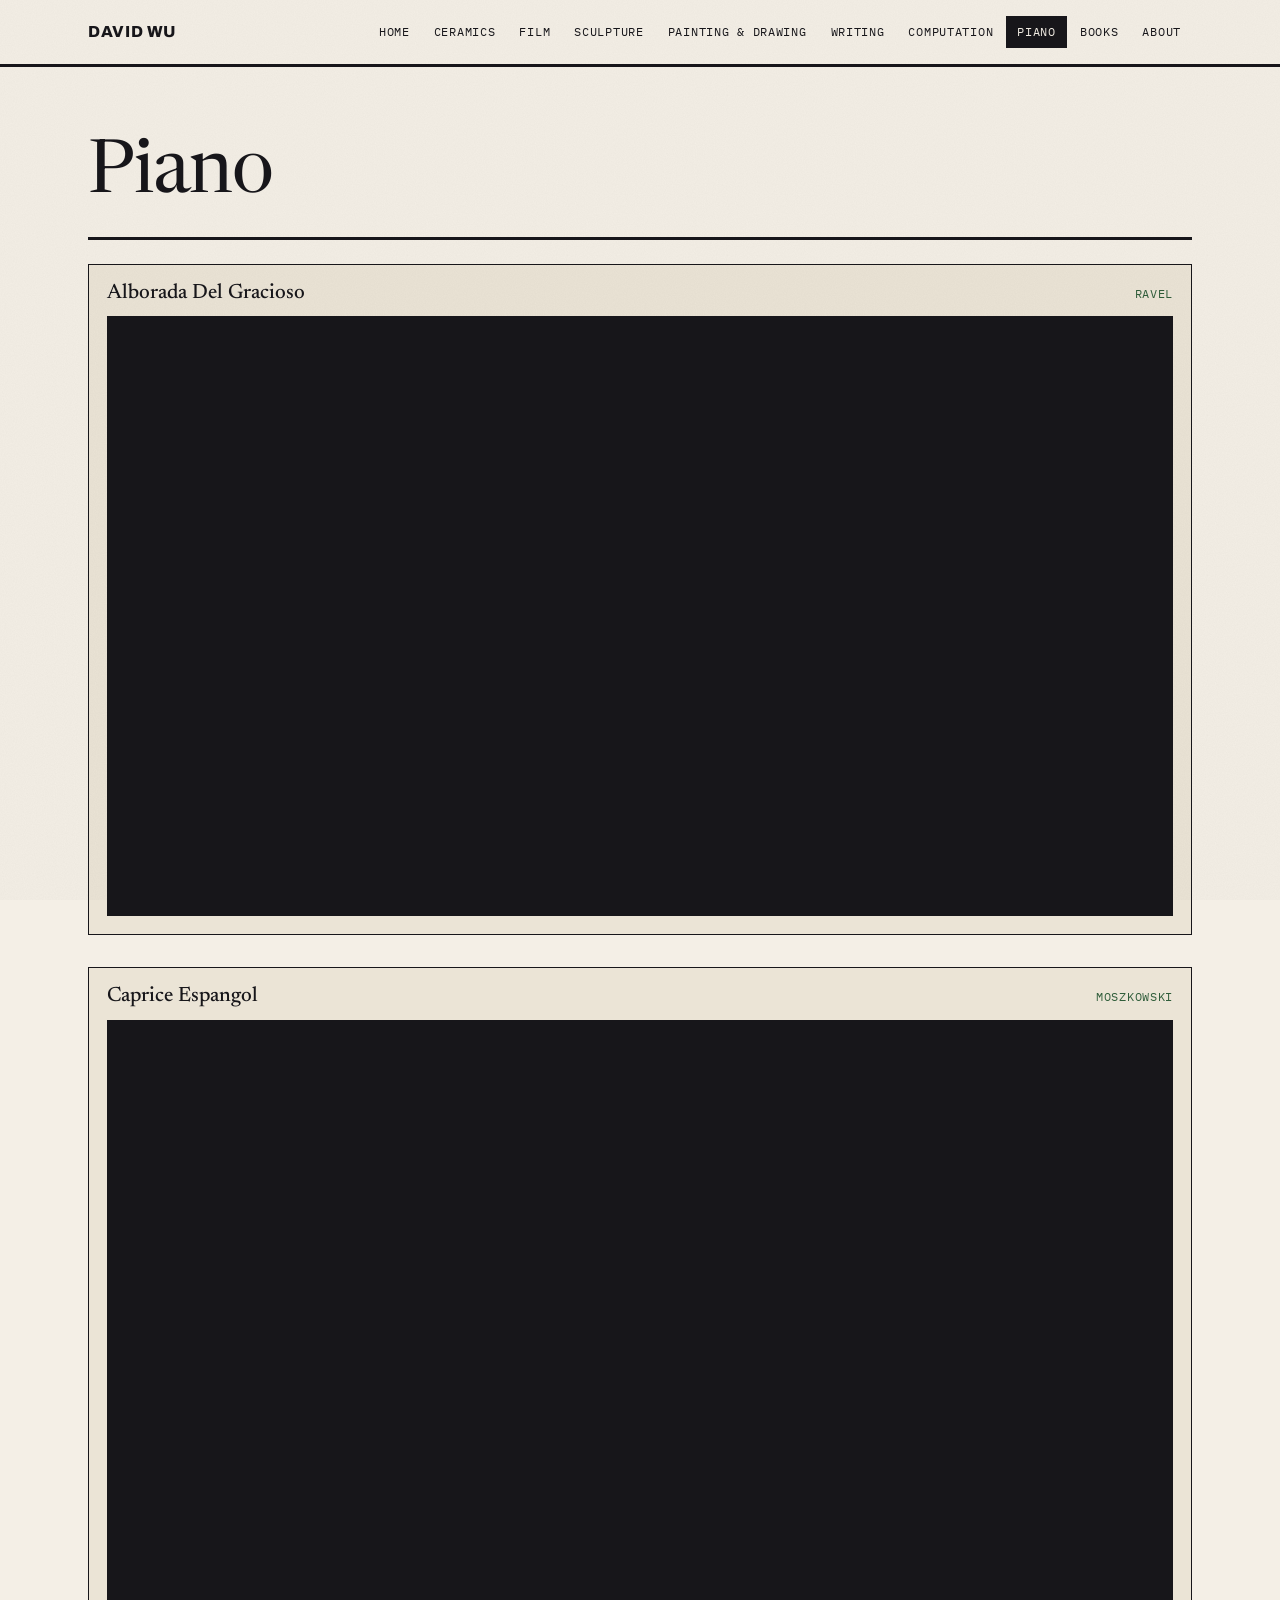
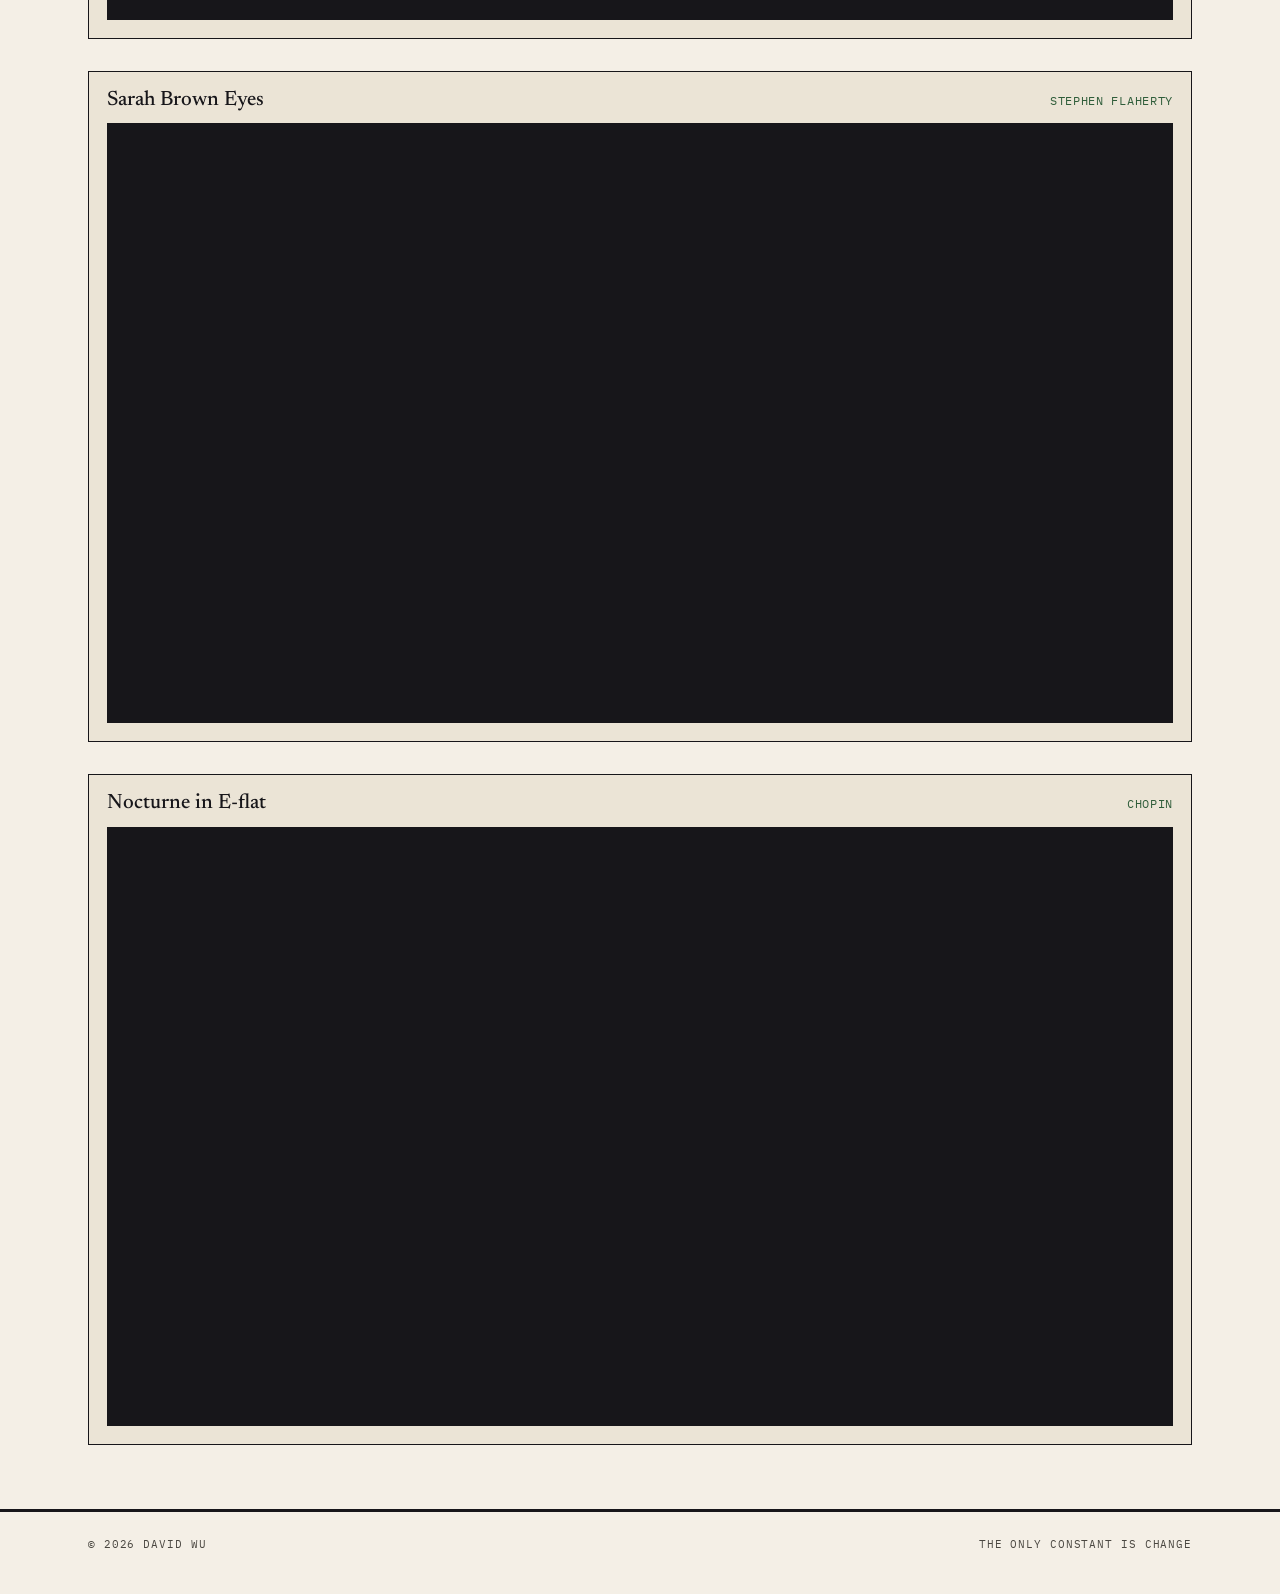
<file: piano.html>
<!doctype html>
<html lang="en">
<head>
<meta charset="utf-8">
<meta name="viewport" content="width=device-width, initial-scale=1">
<title>Piano — David Wu</title>
<meta name="description" content="David Wu — ceramics, sculpture, painting, film photography, writing, code and piano.">
<link rel="preconnect" href="https://fonts.googleapis.com">
<link rel="preconnect" href="https://fonts.gstatic.com" crossorigin>
<link href="https://fonts.googleapis.com/css2?family=Archivo:wght@800;900&family=Newsreader:ital,wght@0,400;0,500;0,600;1,400&family=IBM+Plex+Mono:wght@400;500&display=swap" rel="stylesheet">
<link rel="stylesheet" href="css/style.css">
<script>window.SITE = { name: "David Wu" };</script>
</head>
<body data-page="piano">
<header class="site-header" id="site-header"></header>
<main>
<div class="wrap">
<section class="page-head" id="page-head">
  <div><h1>Piano</h1></div>
</section>
<hr class="rule">
<div class="recordings" id="recordings"></div>
</div>
</main>
<footer class="site-footer"><div class="wrap" id="site-footer"></div></footer>
<script src="js/main.js"></script>
</body>
</html>
</file>
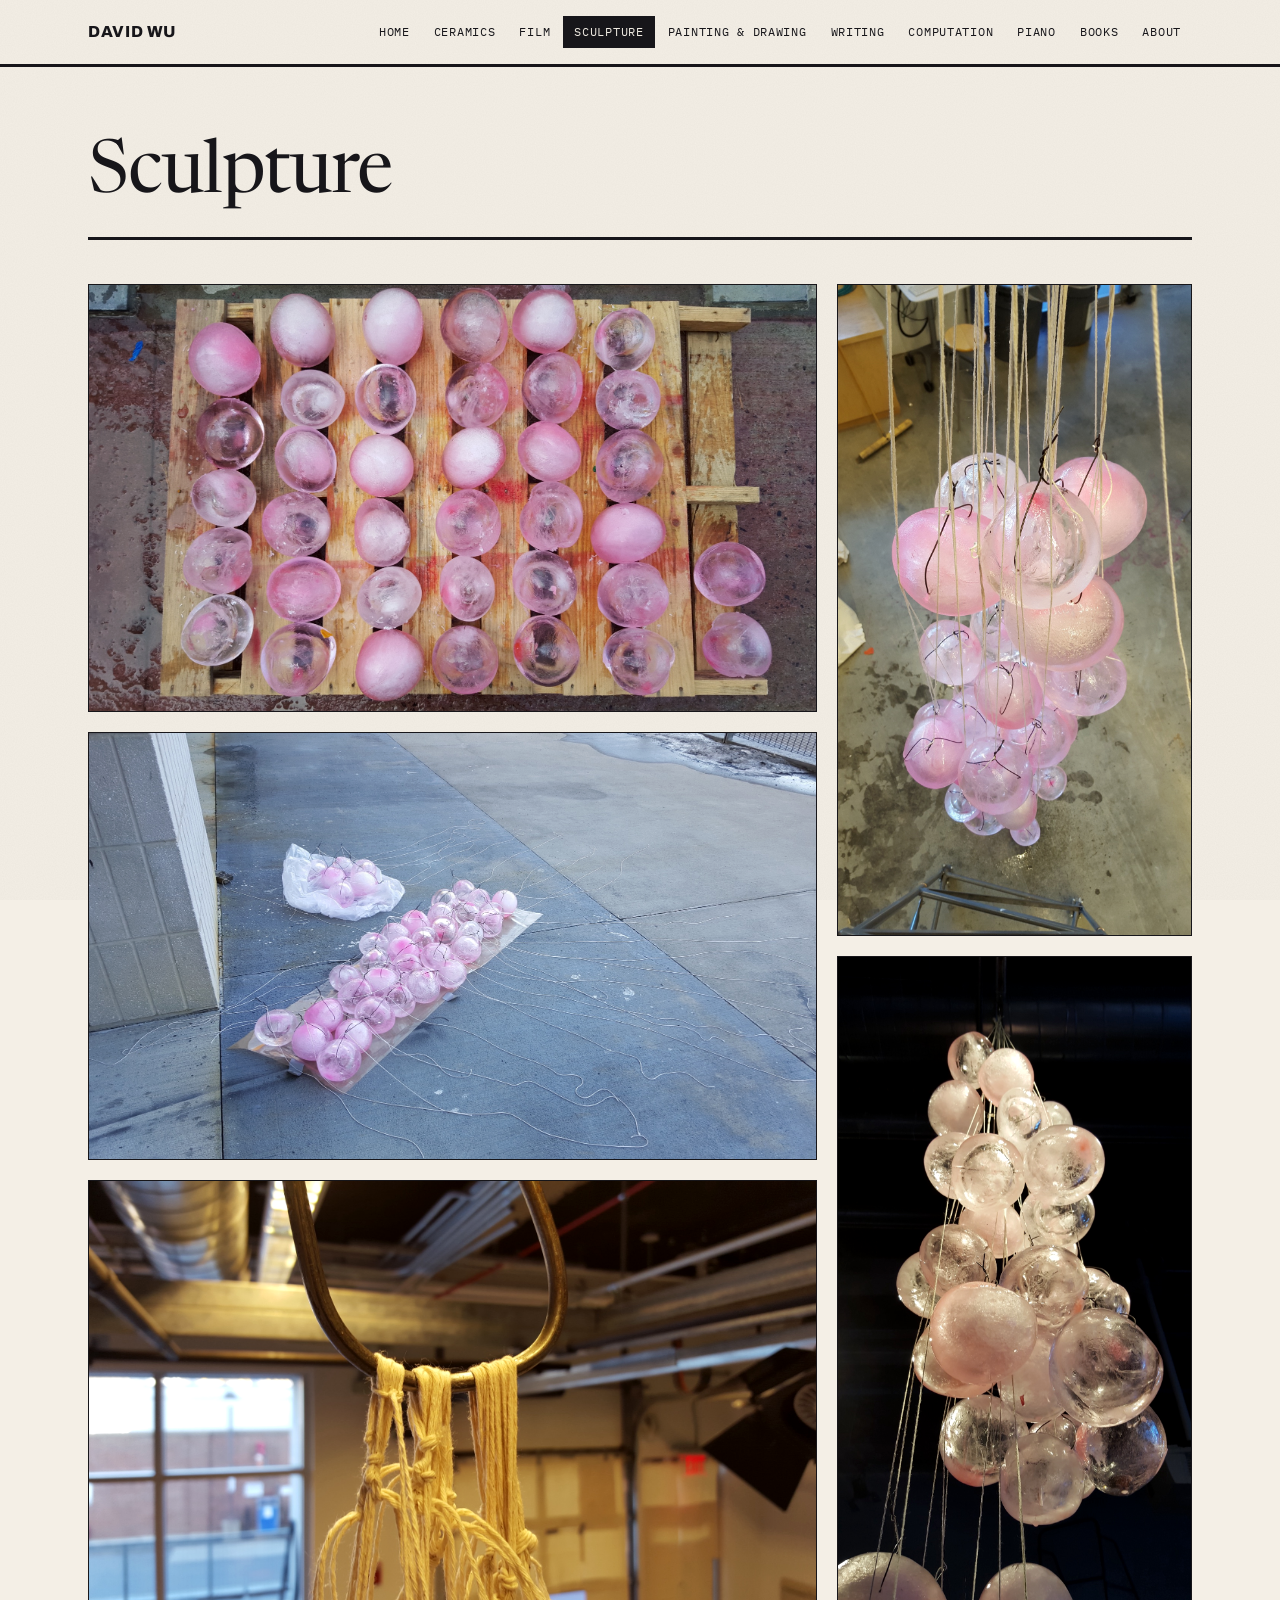
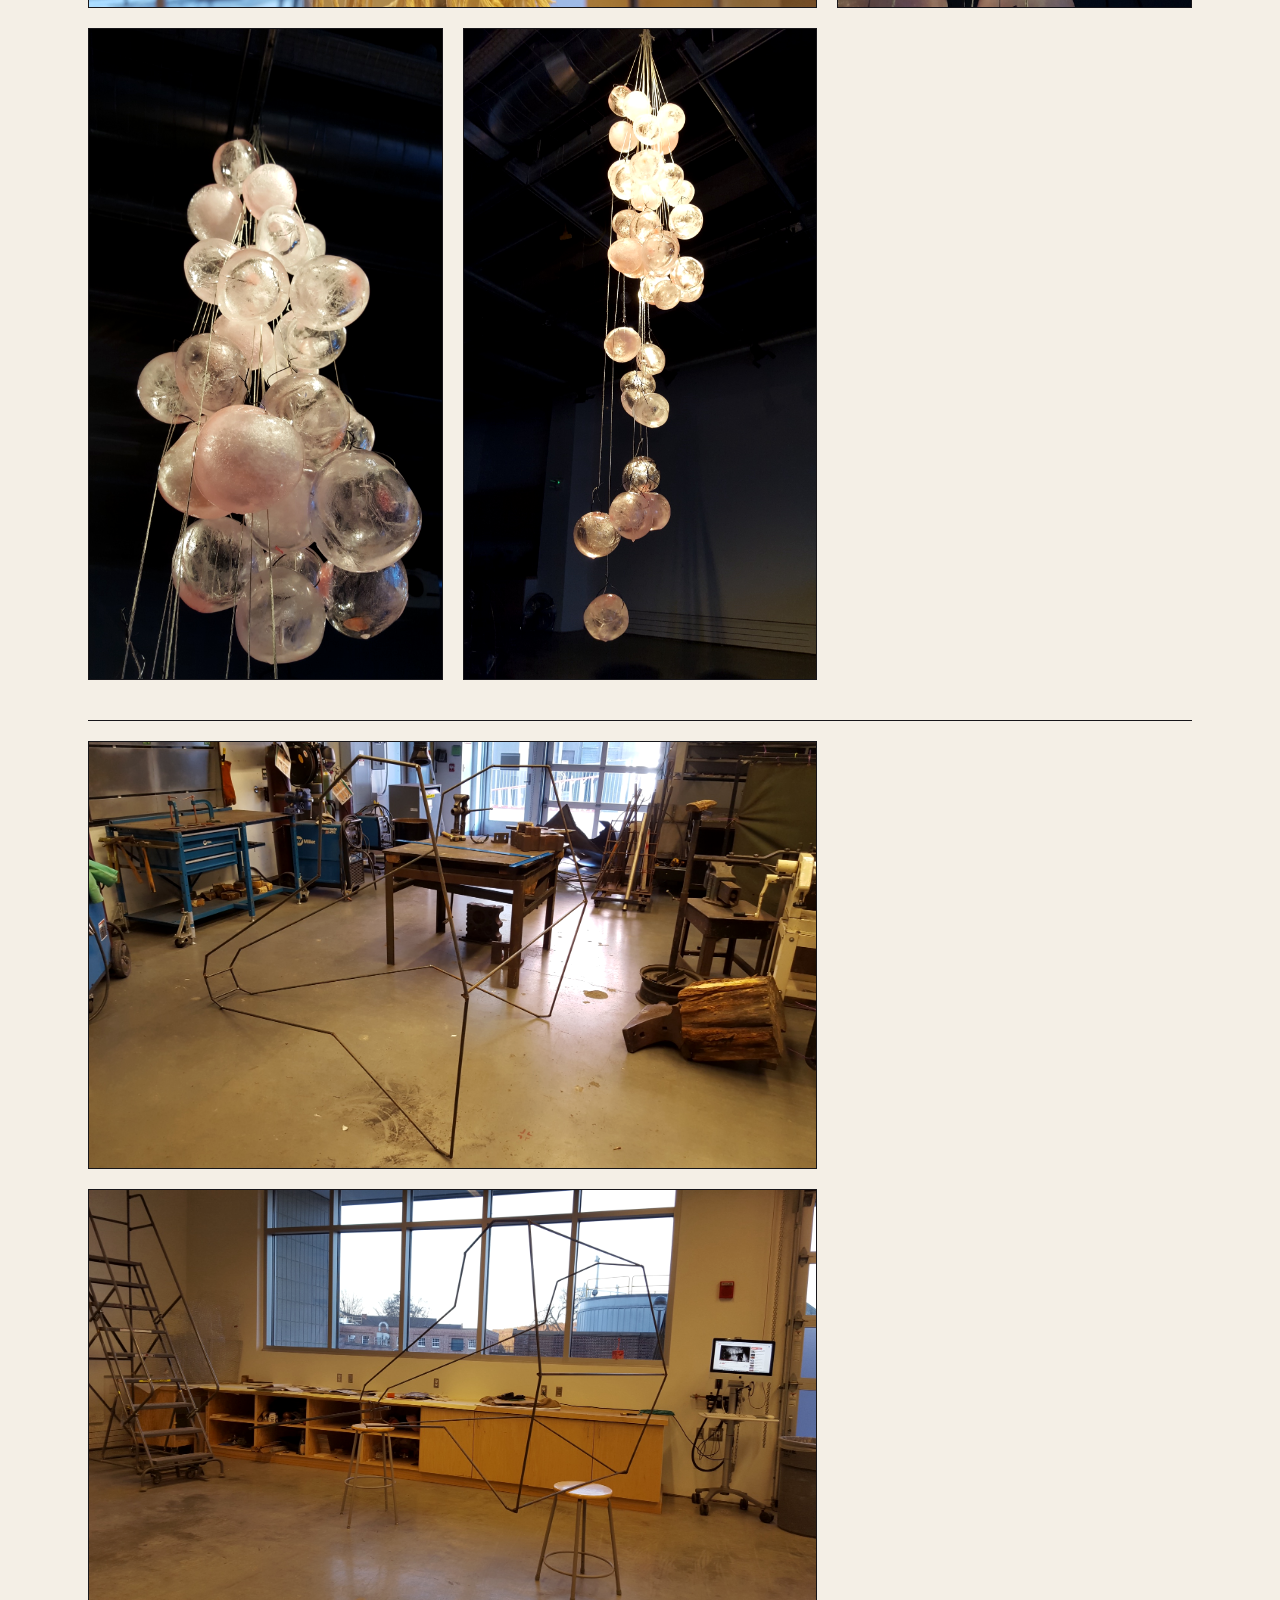
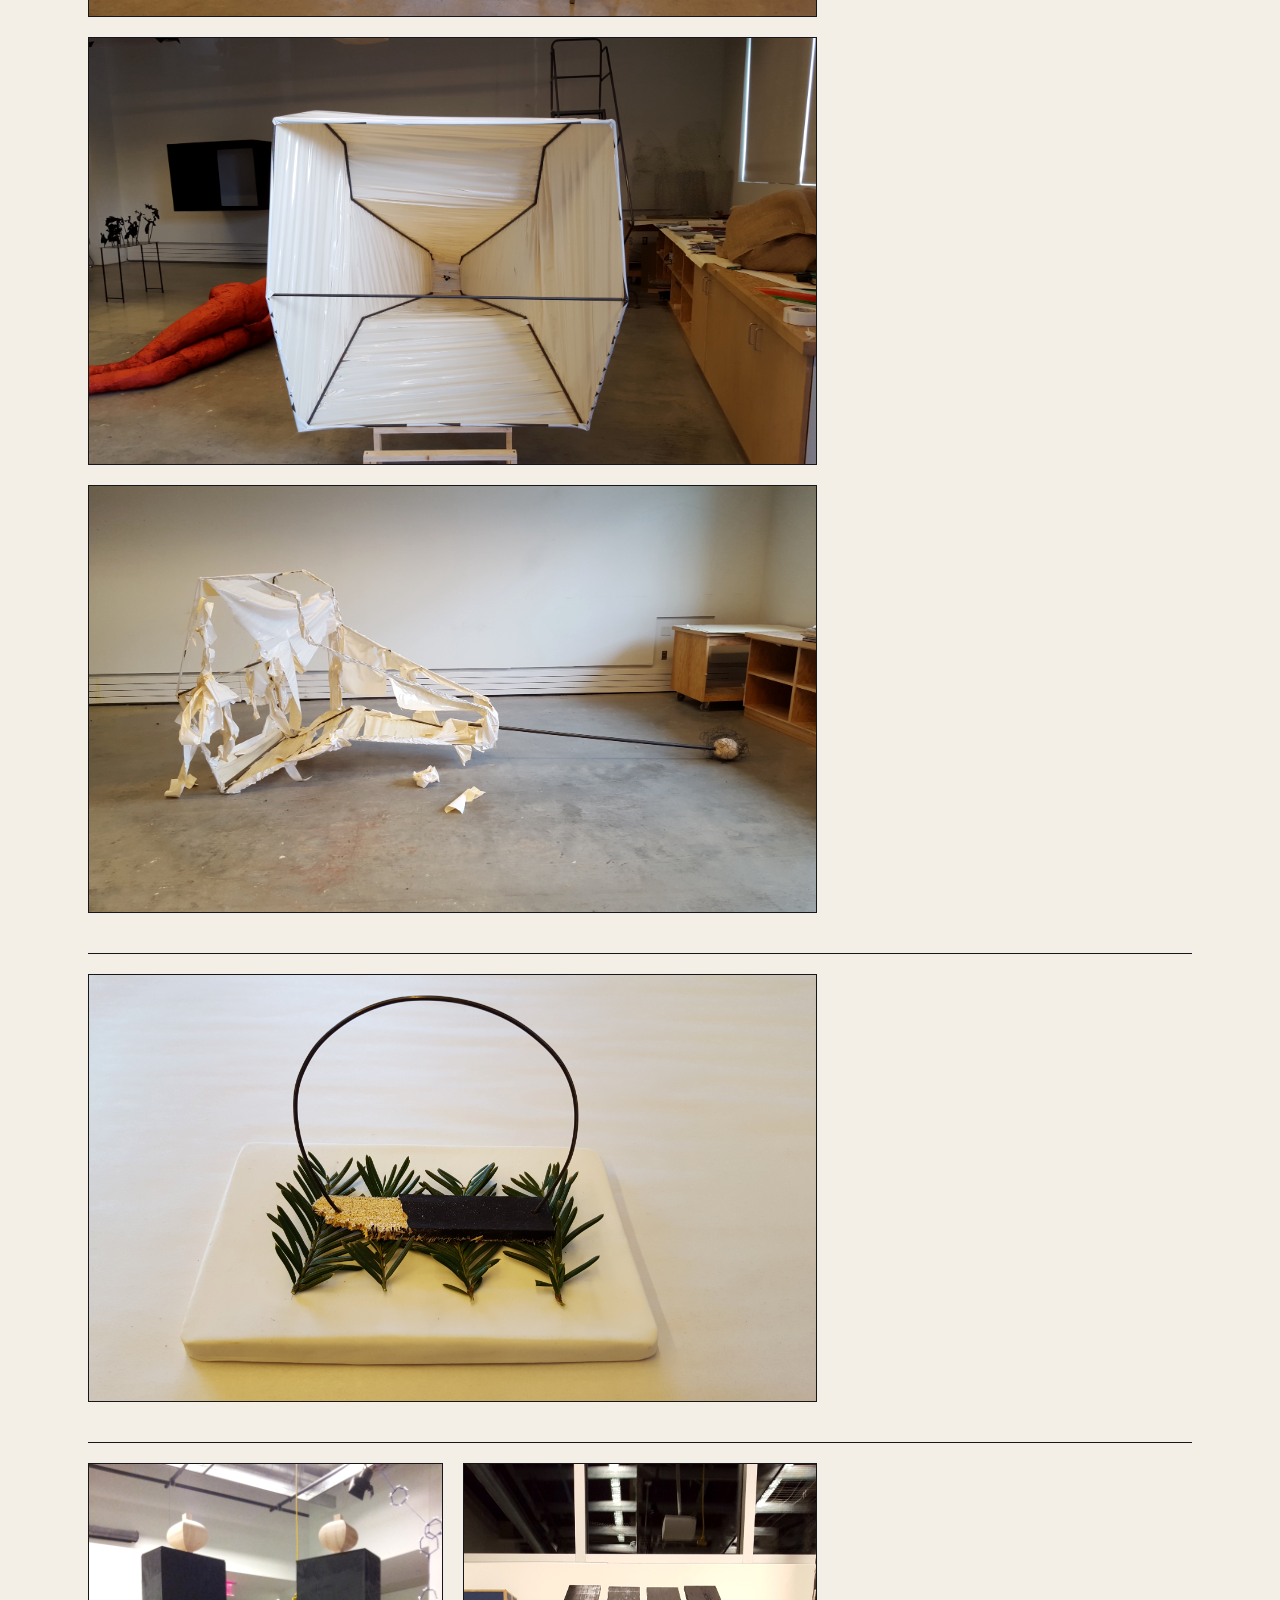
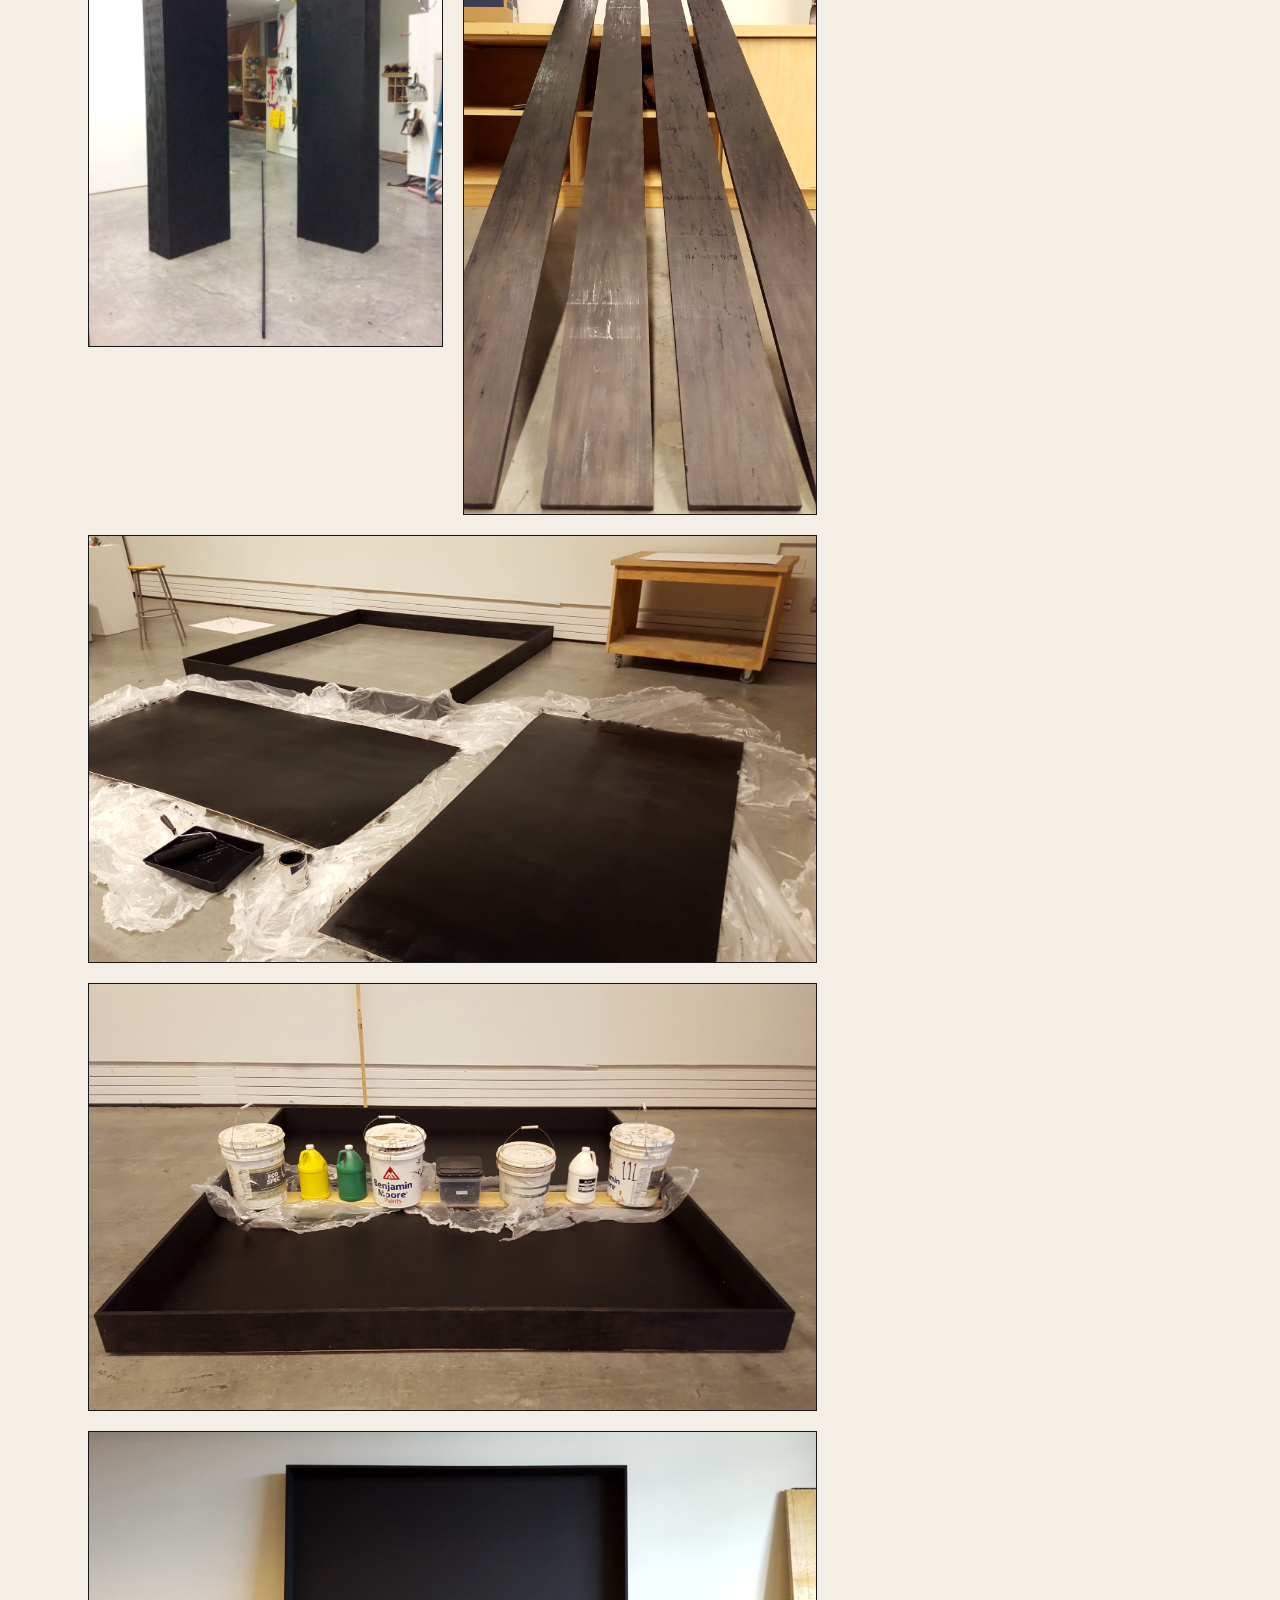
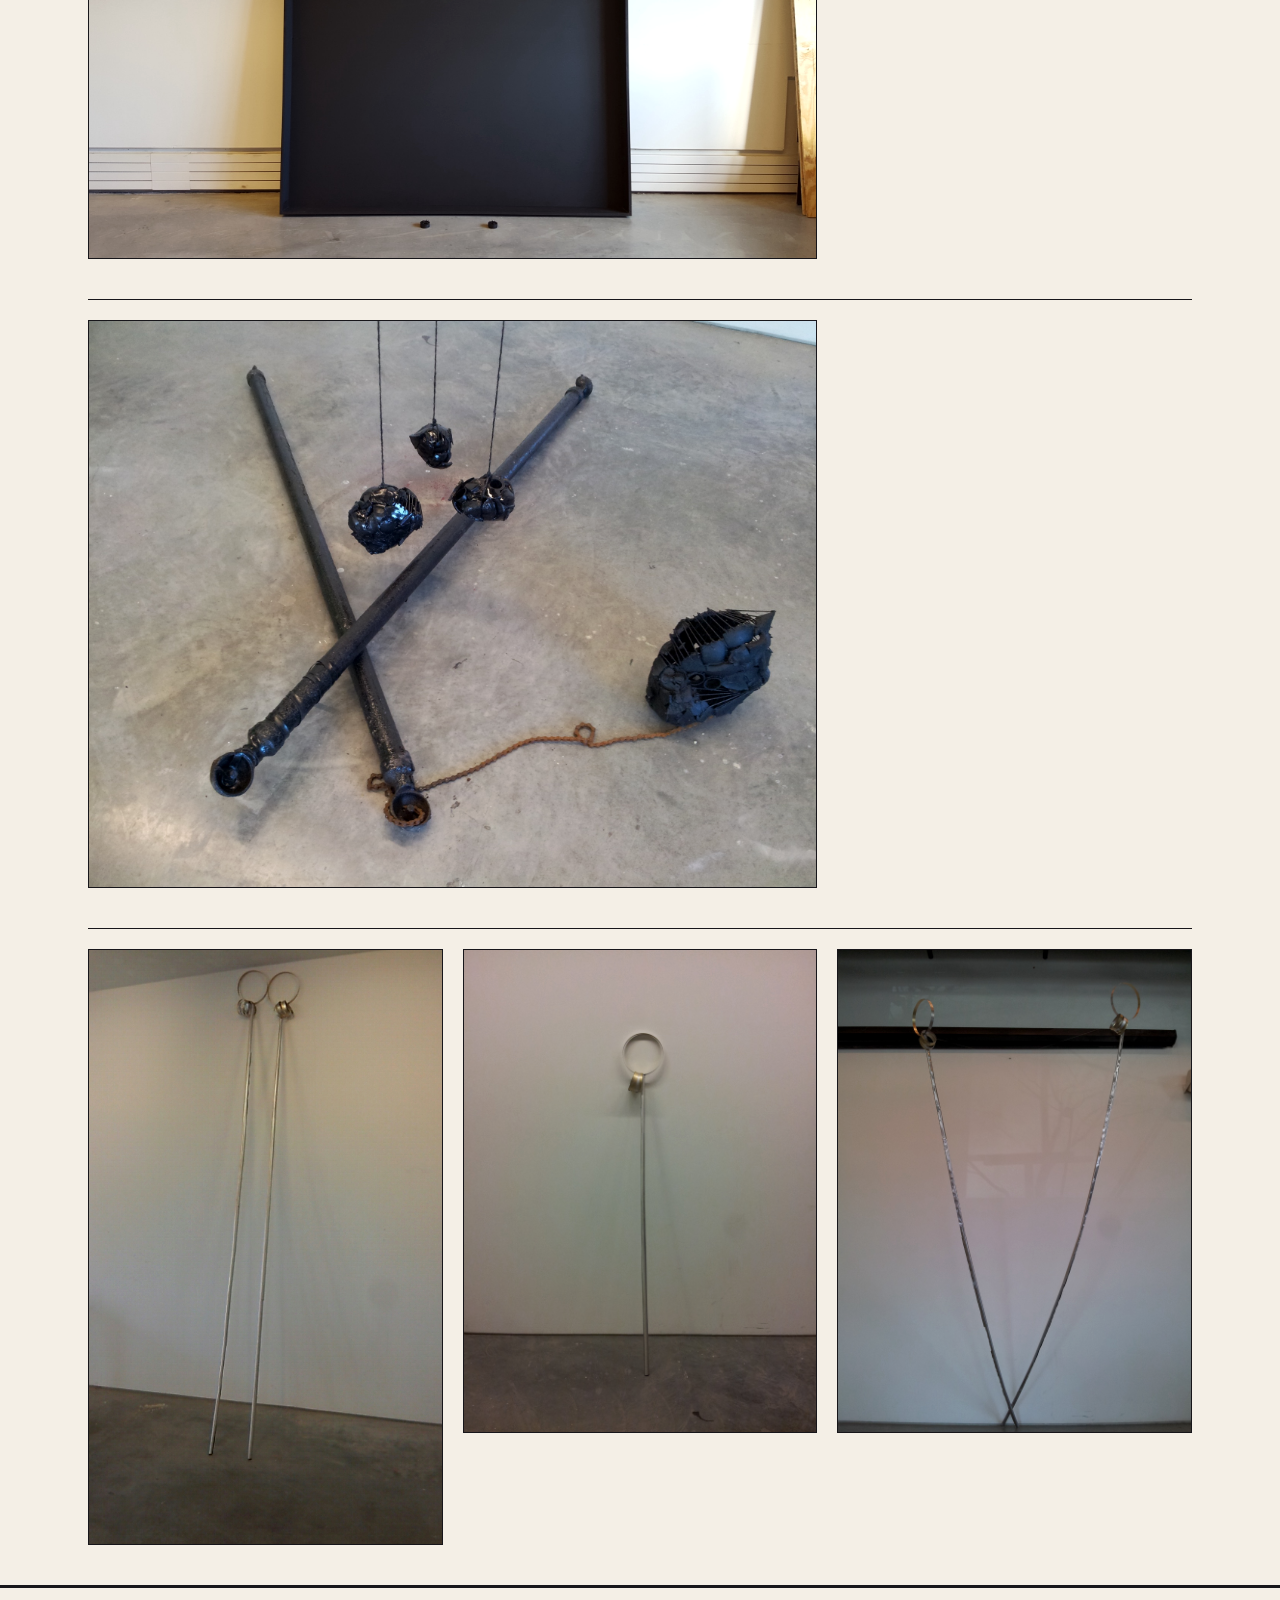
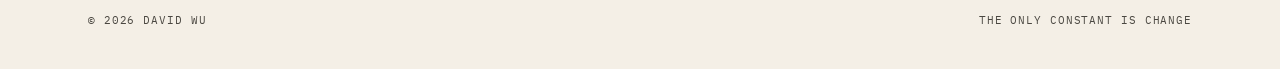
<file: sculpture.html>
<!doctype html>
<html lang="en">
<head>
<meta charset="utf-8">
<meta name="viewport" content="width=device-width, initial-scale=1">
<title>Sculpture — David Wu</title>
<meta name="description" content="David Wu — ceramics, sculpture, painting, film photography, writing, code and piano.">
<link rel="preconnect" href="https://fonts.googleapis.com">
<link rel="preconnect" href="https://fonts.gstatic.com" crossorigin>
<link href="https://fonts.googleapis.com/css2?family=Archivo:wght@800;900&family=Newsreader:ital,wght@0,400;0,500;0,600;1,400&family=IBM+Plex+Mono:wght@400;500&display=swap" rel="stylesheet">
<link rel="stylesheet" href="css/style.css">
<script>window.SITE = { name: "David Wu" };</script>
</head>
<body data-page="sculpture">
<header class="site-header" id="site-header"></header>
<main>
<div class="wrap">
<section class="page-head" id="page-head">
  <div><h1>Sculpture</h1></div>
</section>
<hr class="rule">
<div class="masonry" id="masonry"></div>
</div>
</main>
<footer class="site-footer"><div class="wrap" id="site-footer"></div></footer>
<script src="js/main.js"></script>
</body>
</html>
</file>
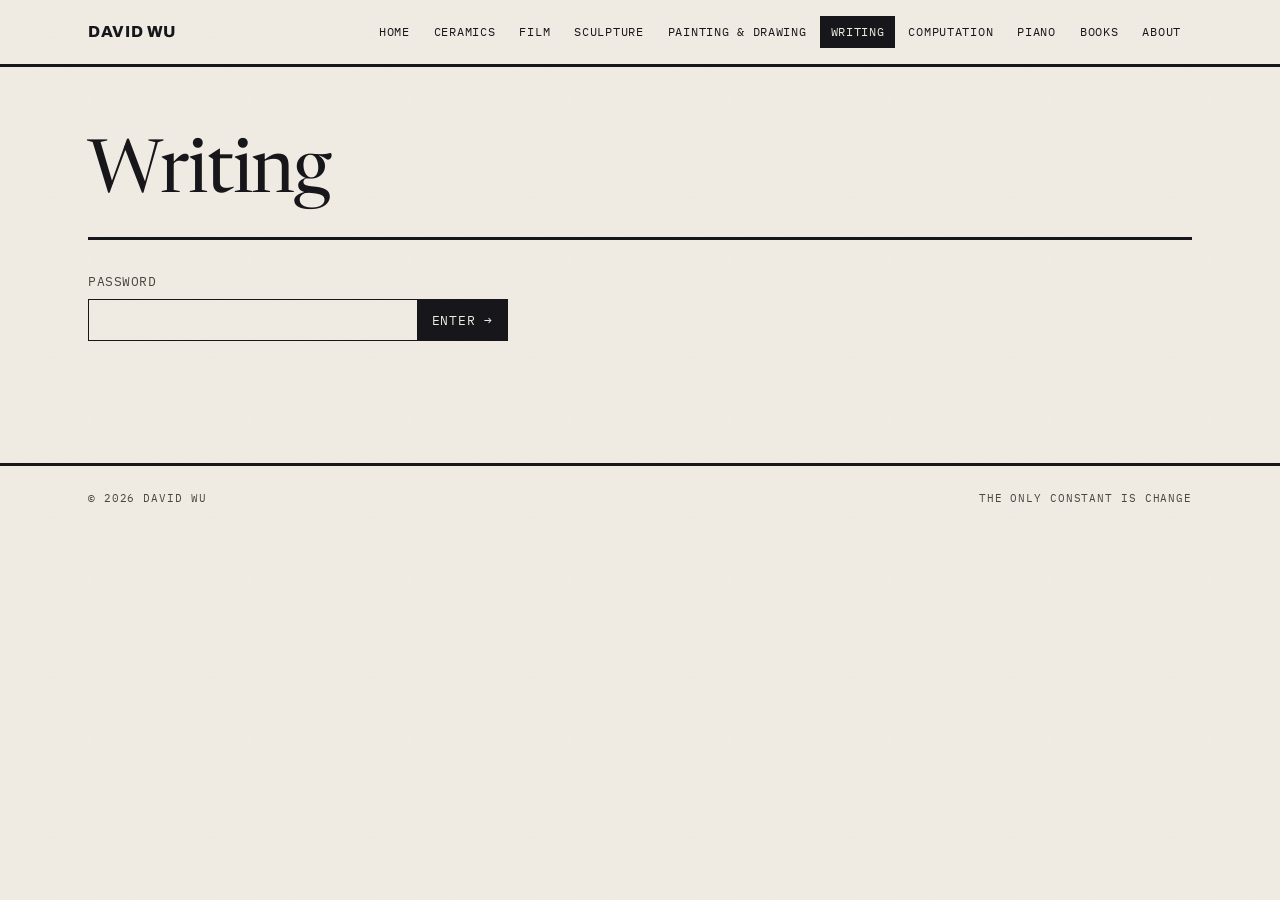
<file: writing.html>
<!doctype html>
<html lang="en">
<head>
<meta charset="utf-8">
<meta name="viewport" content="width=device-width, initial-scale=1">
<title>Writing — David Wu</title>
<meta name="description" content="David Wu — ceramics, sculpture, painting, film photography, writing, code and piano.">
<link rel="preconnect" href="https://fonts.googleapis.com">
<link rel="preconnect" href="https://fonts.gstatic.com" crossorigin>
<link href="https://fonts.googleapis.com/css2?family=Archivo:wght@800;900&family=Newsreader:ital,wght@0,400;0,500;0,600;1,400&family=IBM+Plex+Mono:wght@400;500&display=swap" rel="stylesheet">
<link rel="stylesheet" href="css/style.css">
<script>window.SITE = { name: "David Wu" };</script>
</head>
<body data-page="writing">
<header class="site-header" id="site-header"></header>
<main>
<div class="wrap">
<section class="page-head" id="page-head">
  <div><h1>Writing</h1></div>
</section>
<hr class="rule">
<form class="gate" id="gate" autocomplete="off">
  <label class="mono" for="pw">Password</label>
  <div class="gate-row">
    <input id="pw" name="pw" type="password" required autofocus>
    <button type="submit">Enter →</button>
  </div>
  <p class="gate-msg mono" id="gate-msg" aria-live="polite"></p>
</form>
<div class="gate-result" id="gate-result" hidden></div>
</div>
</main>
<footer class="site-footer"><div class="wrap" id="site-footer"></div></footer>
<script src="js/main.js"></script>
</body>
</html>
</file>
<file: css/style.css>
/* ---------- tokens ---------- */
:root {
  --paper: #f4efe6;
  --paper-2: #ebe4d6;
  --ink: #17161a;
  --ink-2: #4a4741;
  --rule: #17161a;
  --accent: #2f5d3a;      /* forest green */
  --accent-2: #8fa36b;    /* sage */
  --accent-3: #1f3d2b;    /* deep green */
  --max: 1200px;
  --gutter: clamp(16px, 4vw, 48px);
  --serif: "Newsreader", "Iowan Old Style", Georgia, serif;
  --grotesk: "Archivo", "Helvetica Neue", Arial, sans-serif;
  --mono: "IBM Plex Mono", "Courier New", monospace;
}

*, *::before, *::after { box-sizing: border-box; }
html { scroll-behavior: smooth; }
body {
  margin: 0;
  background: var(--paper);
  color: var(--ink);
  font-family: var(--serif);
  font-size: 18px;
  line-height: 1.55;
  -webkit-font-smoothing: antialiased;
  position: relative;
}
/* film grain */
body::before {
  content: "";
  position: fixed; inset: 0; z-index: 1000; pointer-events: none;
  opacity: .35; mix-blend-mode: multiply;
  background-image: url("data:image/svg+xml;utf8,<svg xmlns='http://www.w3.org/2000/svg' width='160' height='160'><filter id='n'><feTurbulence type='fractalNoise' baseFrequency='.9' numOctaves='2' stitchTiles='stitch'/><feColorMatrix values='0 0 0 0 0  0 0 0 0 0  0 0 0 0 0  0 0 0 .08 0'/></filter><rect width='100%' height='100%' filter='url(%23n)'/></svg>");
}

a { color: inherit; text-decoration: none; }
a:hover { color: var(--accent); }
img { max-width: 100%; display: block; }
h1, h2, h3 { font-family: var(--grotesk); font-weight: 800; letter-spacing: -.02em; line-height: 1.05; margin: 0; text-transform: uppercase; }
h1 { font-family: var(--serif); font-weight: 400; text-transform: none; letter-spacing: -.015em; font-size: clamp(2.4rem, 6vw, 4.6rem); line-height: 1; }
h2 { font-size: clamp(1.4rem, 3vw, 2rem); }
h3 { font-size: 1.05rem; letter-spacing: .02em; }
p { margin: 0 0 1em; }
.mono { font-family: var(--mono); font-size: .8rem; letter-spacing: .04em; text-transform: uppercase; }
.wrap { max-width: var(--max); margin: 0 auto; padding: 0 var(--gutter); }
.rule { border: 0; border-top: 3px solid var(--rule); margin: 0; }
.rule--thin { border-top-width: 1px; }
.accent { color: var(--accent); }

/* ---------- header / nav ---------- */
.site-header { border-bottom: 3px solid var(--rule); background: var(--paper); position: sticky; top: 0; z-index: 50; }
.site-header .wrap { display: flex; align-items: center; justify-content: space-between; gap: 24px; min-height: 64px; }
.brand { font-family: var(--grotesk); font-weight: 800; text-transform: uppercase; letter-spacing: .04em; font-size: 1rem; display: flex; align-items: center; gap: 12px; }
.brand .dot { width: 12px; height: 12px; background: var(--accent); border-radius: 50%; display: inline-block; }
.nav { display: flex; gap: 2px; flex-wrap: wrap; justify-content: flex-end; }
.nav a { font-family: var(--mono); font-size: .74rem; letter-spacing: .06em; text-transform: uppercase; padding: 6px 10px; border: 1px solid transparent; }
.nav a:hover { border-color: var(--ink); color: var(--ink); }
.nav a[aria-current="page"] { background: var(--ink); color: var(--paper); border-color: var(--ink); }
.nav-toggle { display: none; font-family: var(--mono); font-size: .74rem; text-transform: uppercase; letter-spacing: .06em; background: none; border: 1px solid var(--ink); padding: 6px 10px; cursor: pointer; color: var(--ink); }
@media (max-width: 820px) {
  .nav-toggle { display: inline-block; }
  .nav { display: none; position: absolute; left: 0; right: 0; top: 100%; background: var(--paper); border-bottom: 3px solid var(--rule); padding: 8px var(--gutter) 16px; flex-direction: column; align-items: stretch; }
  .nav.open { display: flex; }
  .nav a { border-bottom: 1px solid var(--paper-2); padding: 10px 4px; }
}

/* ---------- page head ---------- */
.page-head { padding: clamp(32px, 6vw, 72px) 0 24px; }
.page-head .num { font-family: var(--mono); font-size: .8rem; letter-spacing: .1em; color: var(--accent); }
.page-head .intro { grid-column: 1 / -1; max-width: 62ch; font-size: 1.1rem; color: var(--ink-2); margin-top: 8px; }
.page-head .meta { font-family: var(--mono); font-size: .72rem; text-transform: uppercase; letter-spacing: .08em; color: var(--ink-2); text-align: right; }

/* ---------- home ---------- */
.wrap--hero { padding-top: clamp(16px, 3vw, 40px); padding-bottom: clamp(16px, 3vw, 40px); }
.hero-img { position: relative; border: 1px solid var(--ink); background: var(--paper-2); overflow: hidden; height: calc(100vh - 64px - 2 * clamp(16px, 3vw, 40px)); min-height: 420px; }
.hero-img::after { content: ""; position: absolute; inset: auto 0 0 0; height: 50%; background: linear-gradient(to top, rgba(23, 22, 26, .55), rgba(23, 22, 26, 0)); pointer-events: none; }
.hero-img h1 { z-index: 1; }
.hero-next { position: absolute; z-index: 1; right: clamp(16px, 3vw, 40px); bottom: clamp(16px, 2.5vw, 36px); display: inline-flex; align-items: center; gap: 10px; font-family: var(--mono); font-size: .8rem; letter-spacing: .1em; text-transform: uppercase; color: var(--paper); border: 1px solid var(--paper); padding: 10px 14px; background: rgba(23, 22, 26, .25); backdrop-filter: blur(2px); transition: background .15s, color .15s; }
.hero-next .arr { font-size: 1.1rem; line-height: 1; transition: transform .15s; }
.hero-next:hover { background: var(--paper); color: var(--ink); }
.hero-next:hover .arr { transform: translateX(4px); }
@media (max-width: 600px) { .hero-next { right: auto; left: clamp(16px, 3vw, 40px); bottom: auto; top: 16px; } }
.hero-img img { width: 100%; height: 100%; object-fit: cover; display: block; filter: saturate(.95) contrast(1.04); }
.hero-img h1 { position: absolute; left: clamp(16px, 3vw, 40px); bottom: clamp(12px, 2.5vw, 32px); margin: 0; font-size: clamp(3rem, 8vw, 7rem); color: var(--paper); text-shadow: 0 2px 24px rgba(23, 22, 26, .45); line-height: .95; }

/* ---------- masonry gallery ---------- */
.masonry { column-count: 3; column-gap: 20px; padding: 24px 0 64px; }
@media (max-width: 900px) { .masonry { column-count: 2; } }
@media (max-width: 560px) { .masonry { column-count: 1; } }
/* grid variant: landscape images span two columns */
.masonry--grid { column-count: auto; display: grid; grid-template-columns: repeat(3, 1fr); grid-auto-rows: 8px; grid-auto-flow: dense; gap: 20px; }
.masonry--grid .piece { margin: 0; grid-row-end: span 30; }
.masonry--grid .piece--wide { grid-column: span 2; }
.masonry--grid .piece { display: flex; }
.masonry--grid .piece img { width: 100%; height: 100%; object-fit: cover; }
@media (max-width: 900px) { .masonry--grid { grid-template-columns: repeat(2, 1fr); } }
@media (max-width: 560px) { .masonry--grid { grid-template-columns: 1fr; } .masonry--grid .piece--wide { grid-column: span 1; } }
.piece { break-inside: avoid; margin: 0 0 20px; cursor: zoom-in; border: 1px solid var(--ink); background: var(--paper-2); }
.piece img { width: 100%; height: auto; filter: contrast(1.03); }
.piece figcaption { display: flex; justify-content: space-between; gap: 12px; padding: 8px 10px; font-family: var(--mono); font-size: .7rem; letter-spacing: .04em; text-transform: uppercase; border-top: 1px solid var(--ink); }
.piece figcaption .year { color: var(--accent); }
.piece:hover { transform: translate(-2px, -2px); box-shadow: 4px 4px 0 var(--ink); transition: transform .12s, box-shadow .12s; }

/* ---------- grouped galleries ---------- */
.groups { padding: 8px 0 32px; }
.group { padding-top: 32px; }
.group:first-child { padding-top: 16px; }
.group:first-child > hr:first-child { display: none; }
.group h2 { font-family: var(--serif); font-weight: 400; text-transform: none; letter-spacing: -.01em; font-size: clamp(1.4rem, 2.4vw, 1.9rem); margin-bottom: 10px; }
.group .masonry { padding: 20px 0 8px; }

/* ---------- lightbox ---------- */
.lightbox { position: fixed; inset: 0; z-index: 2000; background: rgba(23, 22, 26, .94); display: none; align-items: center; justify-content: center; padding: 24px; }
.lightbox.open { display: flex; }
.lightbox img { max-width: min(92vw, 1400px); max-height: 78vh; object-fit: contain; box-shadow: 0 0 0 1px var(--paper); }
.lightbox .lb-cap { position: absolute; left: 24px; right: 24px; bottom: 20px; display: flex; justify-content: space-between; gap: 24px; color: var(--paper); font-family: var(--mono); font-size: .74rem; text-transform: uppercase; letter-spacing: .06em; }
.lightbox .lb-cap .desc { font-family: var(--serif); text-transform: none; letter-spacing: 0; font-size: .95rem; color: var(--paper-2); }
.lightbox button { position: absolute; background: none; border: 1px solid var(--paper); color: var(--paper); font-family: var(--mono); font-size: .8rem; padding: 8px 12px; cursor: pointer; text-transform: uppercase; }
.lightbox button:hover { background: var(--paper); color: var(--ink); }
.lb-close { top: 20px; right: 24px; }
.lb-prev { left: 24px; top: 50%; transform: translateY(-50%); }
.lb-next { right: 24px; top: 50%; transform: translateY(-50%); }
@media (max-width: 600px) { .lb-prev, .lb-next { top: auto; bottom: 64px; transform: none; } }

/* ---------- lists (writing, cs, piano, books) ---------- */
.list { padding: 8px 0 64px; }
.row { display: grid; grid-template-columns: 90px 1fr auto; gap: 16px 24px; padding: 20px 0; border-bottom: 1px solid var(--ink); align-items: baseline; }
.row:first-child { border-top: 0; }
.row .date { font-family: var(--mono); font-size: .72rem; letter-spacing: .06em; color: var(--accent); text-transform: uppercase; }
.row h3 { font-family: var(--serif); text-transform: none; letter-spacing: 0; font-weight: 500; font-size: 1.35rem; }
.row .sub { color: var(--ink-2); margin: 4px 0 0; font-size: .98rem; }
.row .tags { display: flex; gap: 6px; flex-wrap: wrap; justify-content: flex-end; }
.tag { font-family: var(--mono); font-size: .66rem; letter-spacing: .06em; text-transform: uppercase; border: 1px solid var(--ink); padding: 2px 7px; }
.row a.title:hover { color: var(--accent); }
@media (max-width: 640px) { .row { grid-template-columns: 1fr; } .row .tags { justify-content: flex-start; } }

/* ---------- article (writing) ---------- */
.article { max-width: 68ch; padding: 24px 0 96px; }
.article .back { font-family: var(--mono); font-size: .72rem; text-transform: uppercase; letter-spacing: .08em; }
.article h1 { font-size: clamp(2rem, 4vw, 3rem); margin: 24px 0 8px; }
.article .date { font-family: var(--mono); font-size: .72rem; color: var(--accent); text-transform: uppercase; letter-spacing: .08em; margin-bottom: 32px; }
.article .body { font-size: 1.15rem; line-height: 1.7; }
.article .body h2, .article .body h3 { font-family: var(--serif); text-transform: none; letter-spacing: 0; font-weight: 600; margin: 2em 0 .6em; }
.article .body blockquote { border-left: 3px solid var(--accent); margin: 1.5em 0; padding: 0 0 0 1em; color: var(--ink-2); font-style: italic; }
.article .body img { margin: 1.5em 0; border: 1px solid var(--ink); }
.article .body code { font-family: var(--mono); font-size: .9em; background: var(--paper-2); padding: 1px 4px; }
.article .body pre { background: var(--ink); color: var(--paper); padding: 16px; overflow-x: auto; font-size: .85rem; }
.article .body pre code { background: none; padding: 0; color: inherit; }
.article .body hr { border: 0; border-top: 1px solid var(--ink); margin: 2em 0; }

/* ---------- password gate (writing) ---------- */
.gate { max-width: 420px; padding: 32px 0 96px; }
.gate label { display: block; margin-bottom: 8px; color: var(--ink-2); }
.gate-row { display: flex; }
.gate input { flex: 1; min-width: 0; font-family: var(--mono); font-size: 1rem; padding: 10px 12px; border: 1px solid var(--ink); border-right: 0; background: var(--paper-2); color: var(--ink); outline: none; }
.gate input:focus { background: var(--paper); }
.gate button { font-family: var(--mono); font-size: .8rem; letter-spacing: .06em; text-transform: uppercase; padding: 10px 14px; border: 1px solid var(--ink); background: var(--ink); color: var(--paper); cursor: pointer; }
.gate button:hover { background: var(--accent); border-color: var(--accent); }
.gate-msg { margin: 10px 0 0; color: var(--accent); min-height: 1.2em; }
.gate-result { padding: 32px 0 96px; font-size: clamp(1.3rem, 2.4vw, 1.8rem); max-width: 40ch; }

/* ---------- cards (cs projects) ---------- */
.cards { display: grid; grid-template-columns: repeat(auto-fill, minmax(280px, 1fr)); gap: 0; border-top: 3px solid var(--ink); border-left: 3px solid var(--ink); margin: 24px 0 64px; }
.card { border-right: 3px solid var(--ink); border-bottom: 3px solid var(--ink); padding: 20px; display: flex; flex-direction: column; gap: 10px; }
.card .card-num { font-family: var(--mono); font-size: .7rem; color: var(--accent); letter-spacing: .1em; }
.card h3 { font-size: 1.15rem; }
.card p { color: var(--ink-2); font-size: .98rem; margin: 0; flex: 1; }
.card .links { display: flex; gap: 14px; font-family: var(--mono); font-size: .72rem; text-transform: uppercase; letter-spacing: .06em; }
.card .links a { border-bottom: 1px solid var(--ink); }
.card .links a:hover { border-color: var(--accent); }

/* ---------- computation projects ---------- */
.projects { padding: 8px 0 48px; }
.project { padding-top: 40px; }
.project:first-child { padding-top: 16px; }
.project-head { display: flex; justify-content: space-between; align-items: baseline; gap: 16px; margin-bottom: 10px; }
.project h2 { font-family: var(--serif); font-weight: 400; text-transform: none; letter-spacing: -.01em; font-size: clamp(1.6rem, 2.8vw, 2.2rem); }
.project-year { color: var(--accent); }
.project-body { display: grid; grid-template-columns: minmax(0, 5fr) minmax(0, 6fr); gap: 32px 48px; padding: 24px 0 8px; align-items: start; }
.project-text { font-size: 1.05rem; line-height: 1.6; }
.project-text .tagline { font-size: 1.25rem; color: var(--ink); }
.project-text p { color: var(--ink-2); }
.project-text .tagline + p, .project-text p:not(.tagline) { margin-top: 0; }
.project-text .tags { display: flex; gap: 6px; flex-wrap: wrap; margin: 8px 0 14px; }
.project-text .links { display: flex; gap: 18px; font-family: var(--mono); font-size: .76rem; text-transform: uppercase; letter-spacing: .06em; }
.project-text .links a { border-bottom: 1px solid var(--ink); padding-bottom: 1px; }
.project-text .links a:hover { border-color: var(--accent); }
.project-media { display: grid; grid-template-columns: repeat(2, 1fr); gap: 16px; }
.project-media .frame { grid-column: 1 / -1; aspect-ratio: 16 / 9; width: 100%; border: 1px solid var(--ink); background: var(--ink); }
.doc { display: flex; flex-direction: column; gap: 8px; }
.doc-thumb { border: 1px solid var(--ink); background: var(--paper-2); aspect-ratio: 4 / 3; overflow: hidden; box-shadow: 4px 4px 0 var(--ink); transition: transform .12s, box-shadow .12s; }
.doc-thumb img { width: 100%; height: 100%; object-fit: cover; object-position: top; }
.doc:hover .doc-thumb { transform: translate(-2px, -2px); box-shadow: 6px 6px 0 var(--accent); }
.doc-label { display: flex; justify-content: space-between; font-family: var(--mono); font-size: .72rem; text-transform: uppercase; letter-spacing: .06em; }
.doc-ext { color: var(--ink-2); }
@media (max-width: 820px) { .project-body { grid-template-columns: 1fr; } }

/* ---------- piano ---------- */
.recordings { padding: 24px 0 64px; display: grid; gap: 32px; }
.rec { border: 1px solid var(--ink); padding: 18px; display: grid; grid-template-columns: 1fr; gap: 12px; background: var(--paper-2); }
.rec .rec-head { display: flex; justify-content: space-between; gap: 12px; align-items: baseline; flex-wrap: wrap; }
.rec .rec-head h3 { font-family: var(--serif); text-transform: none; letter-spacing: 0; font-weight: 500; font-size: 1.3rem; }
.rec .composer { font-family: var(--mono); font-size: .72rem; text-transform: uppercase; letter-spacing: .06em; color: var(--accent); }
.rec .frame { aspect-ratio: 16 / 9; width: 100%; border: 0; background: var(--ink); }
.rec audio { width: 100%; }
.rec .note { color: var(--ink-2); font-size: .95rem; margin: 0; }

/* ---------- books ---------- */
.shelf { display: grid; grid-template-columns: repeat(auto-fill, minmax(140px, 1fr)); gap: 24px 20px; padding: 24px 0 64px; }
.book { display: flex; flex-direction: column; gap: 8px; }
.book .cover { aspect-ratio: 2 / 3; background: var(--paper-2); border: 1px solid var(--ink); overflow: hidden; box-shadow: 4px 4px 0 var(--ink); }
.book .cover img { width: 100%; height: 100%; object-fit: cover; }
.book .cover .fallback { height: 100%; display: flex; align-items: flex-end; padding: 10px; font-family: var(--grotesk); font-weight: 800; text-transform: uppercase; font-size: .8rem; line-height: 1.1; }
.book .b-title { font-size: .95rem; line-height: 1.25; }
.book .b-author { font-family: var(--mono); font-size: .66rem; text-transform: uppercase; letter-spacing: .06em; color: var(--ink-2); }
.book .b-rating { color: var(--accent-2); font-size: .8rem; letter-spacing: .1em; }
.gr-widget { margin: 8px 0 32px; }
.gr-widget:empty { display: none; }

/* ---------- about ---------- */
.about { display: grid; grid-template-columns: minmax(0, 2fr) minmax(0, 3fr); gap: 48px; padding: 24px 0 96px; align-items: start; }
.about .portrait { border: 1px solid var(--ink); box-shadow: 6px 6px 0 var(--accent); aspect-ratio: 4 / 5; overflow: hidden; background: var(--paper-2); }
.about .portrait img { width: 100%; height: 100%; object-fit: cover; filter: grayscale(.2) contrast(1.05); }
.about .bio { font-size: 1.15rem; line-height: 1.7; }
.about .bio p:first-child::first-letter { font-family: var(--grotesk); font-weight: 800; font-size: 3.2em; float: left; line-height: .8; margin: .05em .12em 0 0; color: var(--accent); }
.about .contacts { margin-top: 32px; border-top: 3px solid var(--ink); }
.about .contacts a { display: flex; justify-content: space-between; padding: 10px 0; border-bottom: 1px solid var(--ink); font-family: var(--mono); font-size: .76rem; text-transform: uppercase; letter-spacing: .06em; }
@media (max-width: 760px) { .about { grid-template-columns: 1fr; } }

/* ---------- footer ---------- */
.site-footer { border-top: 3px solid var(--rule); padding: 24px 0 40px; }
.site-footer .wrap { font-family: var(--mono); font-size: .7rem; text-transform: uppercase; letter-spacing: .08em; color: var(--ink-2); display: flex; justify-content: space-between; gap: 16px; flex-wrap: wrap; }

.empty { font-family: var(--mono); font-size: .8rem; text-transform: uppercase; letter-spacing: .06em; color: var(--ink-2); padding: 48px 0; border-top: 1px solid var(--ink); border-bottom: 1px solid var(--ink); margin: 24px 0 64px; }
</file>
